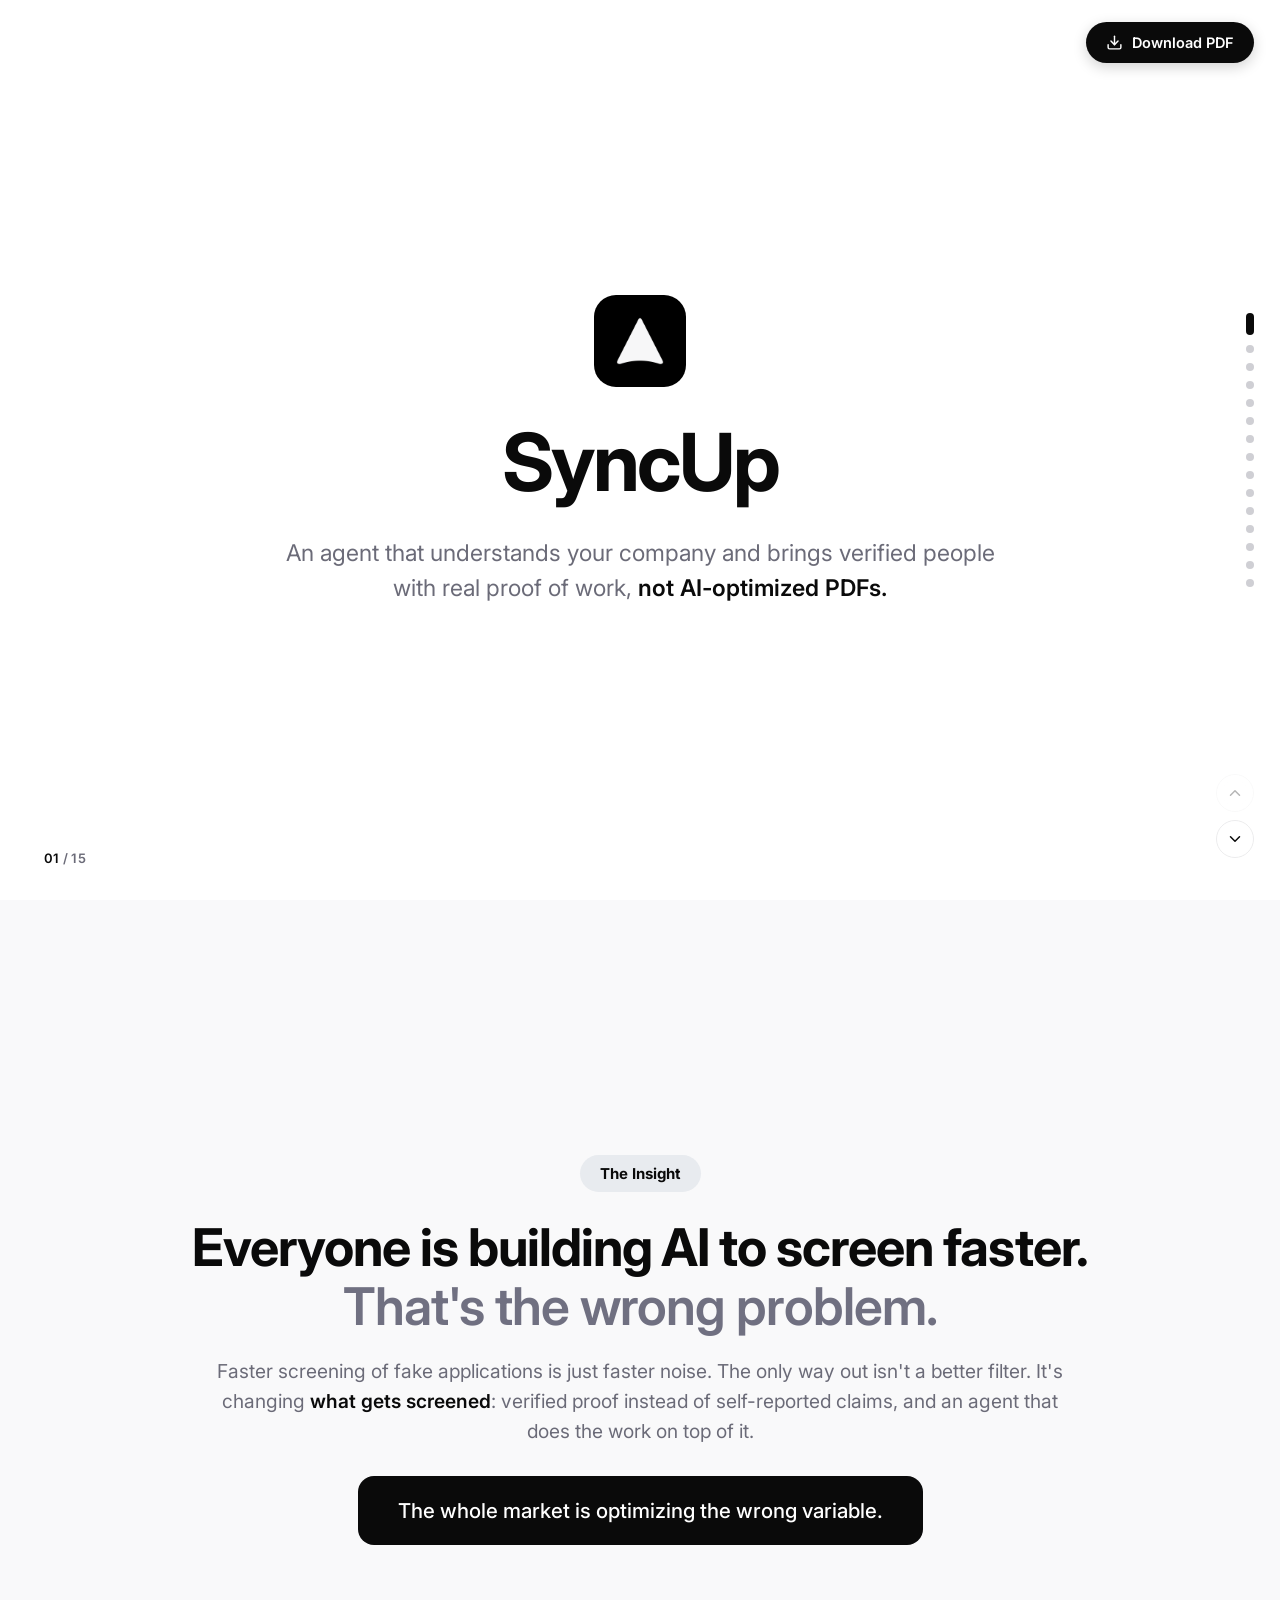
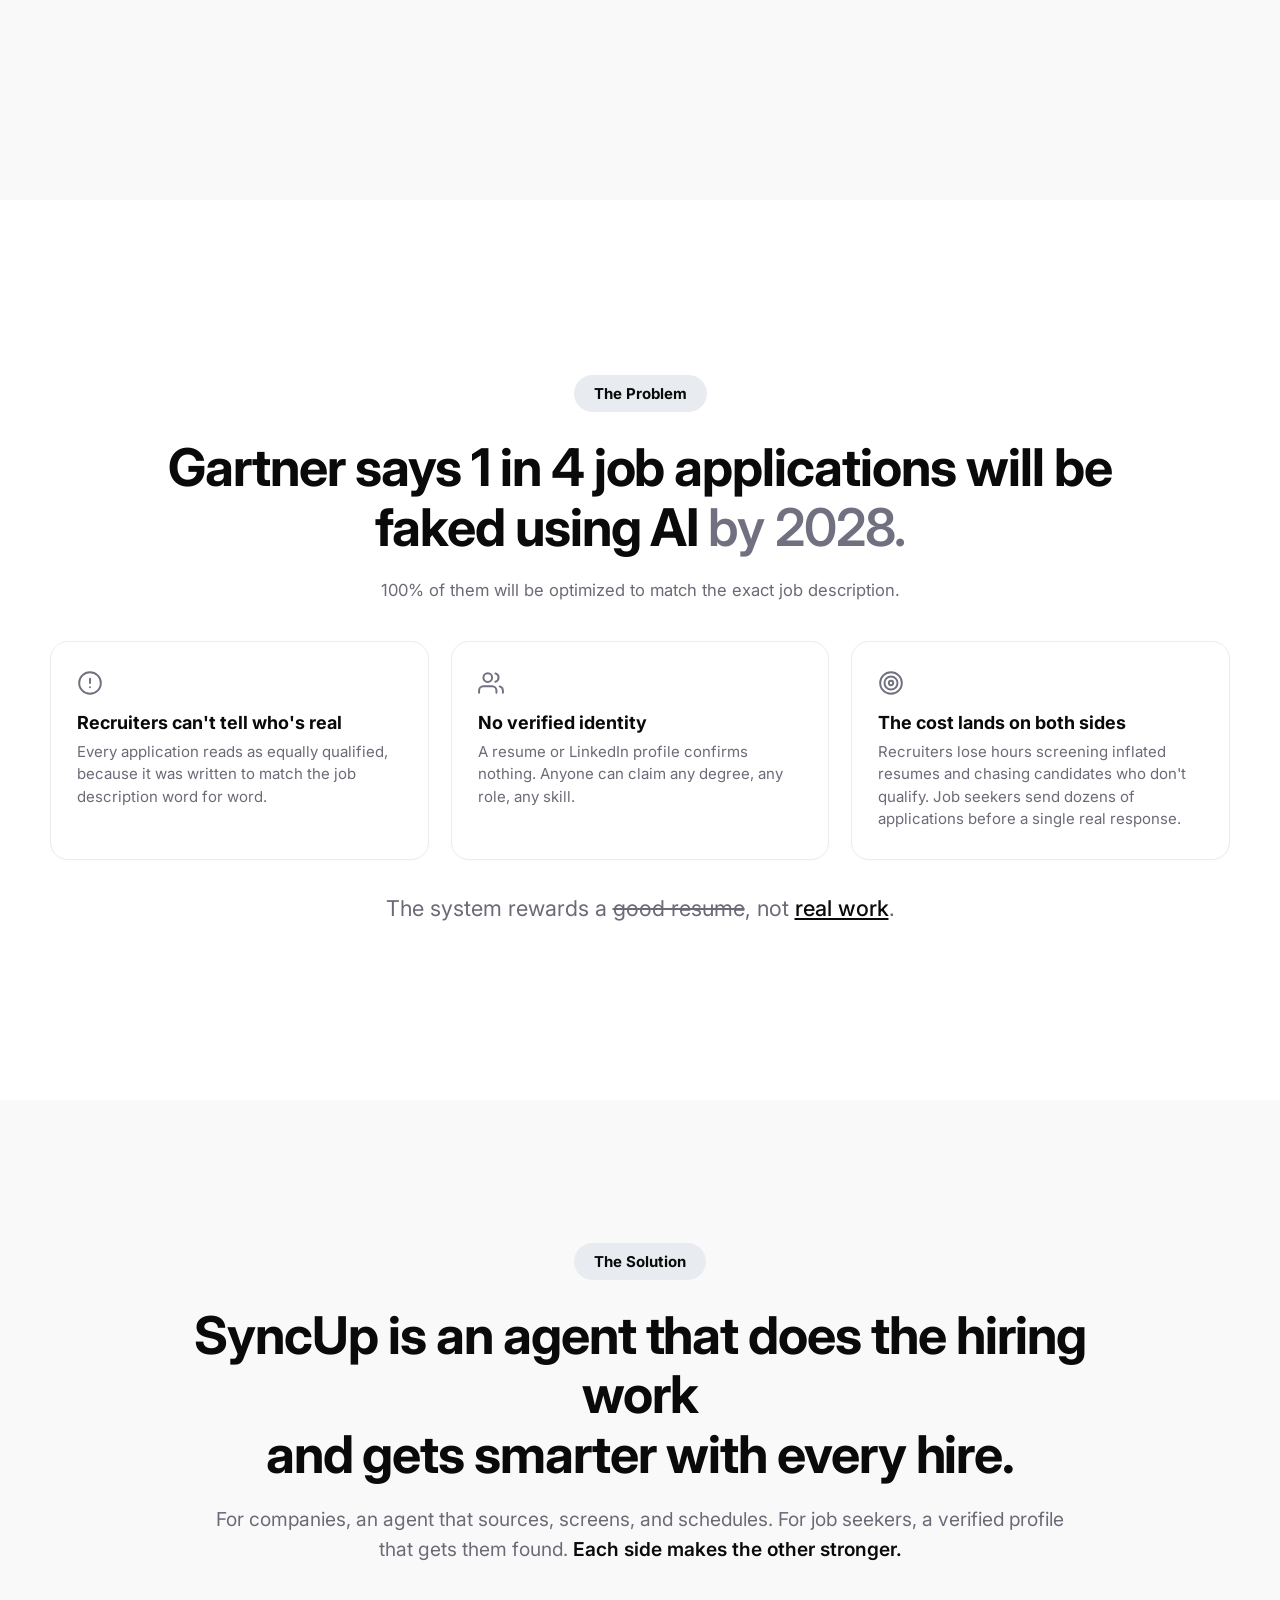
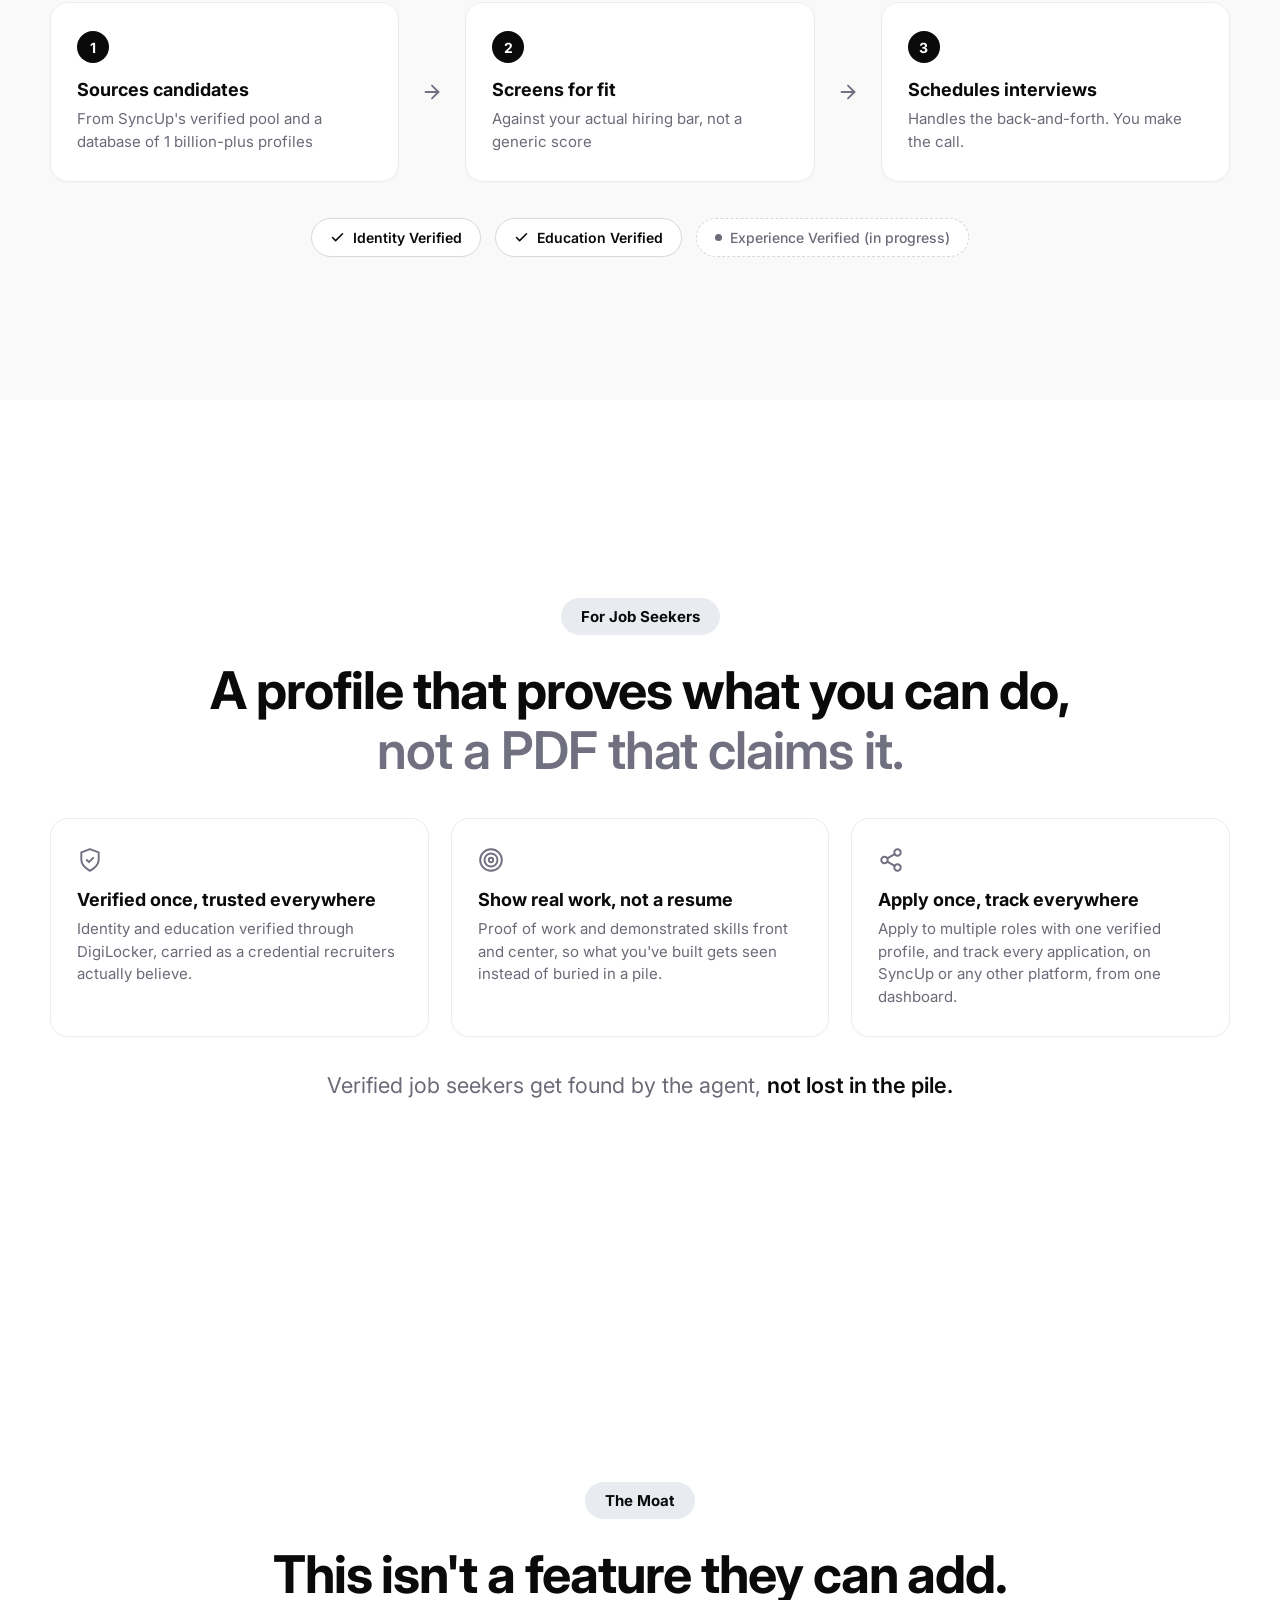
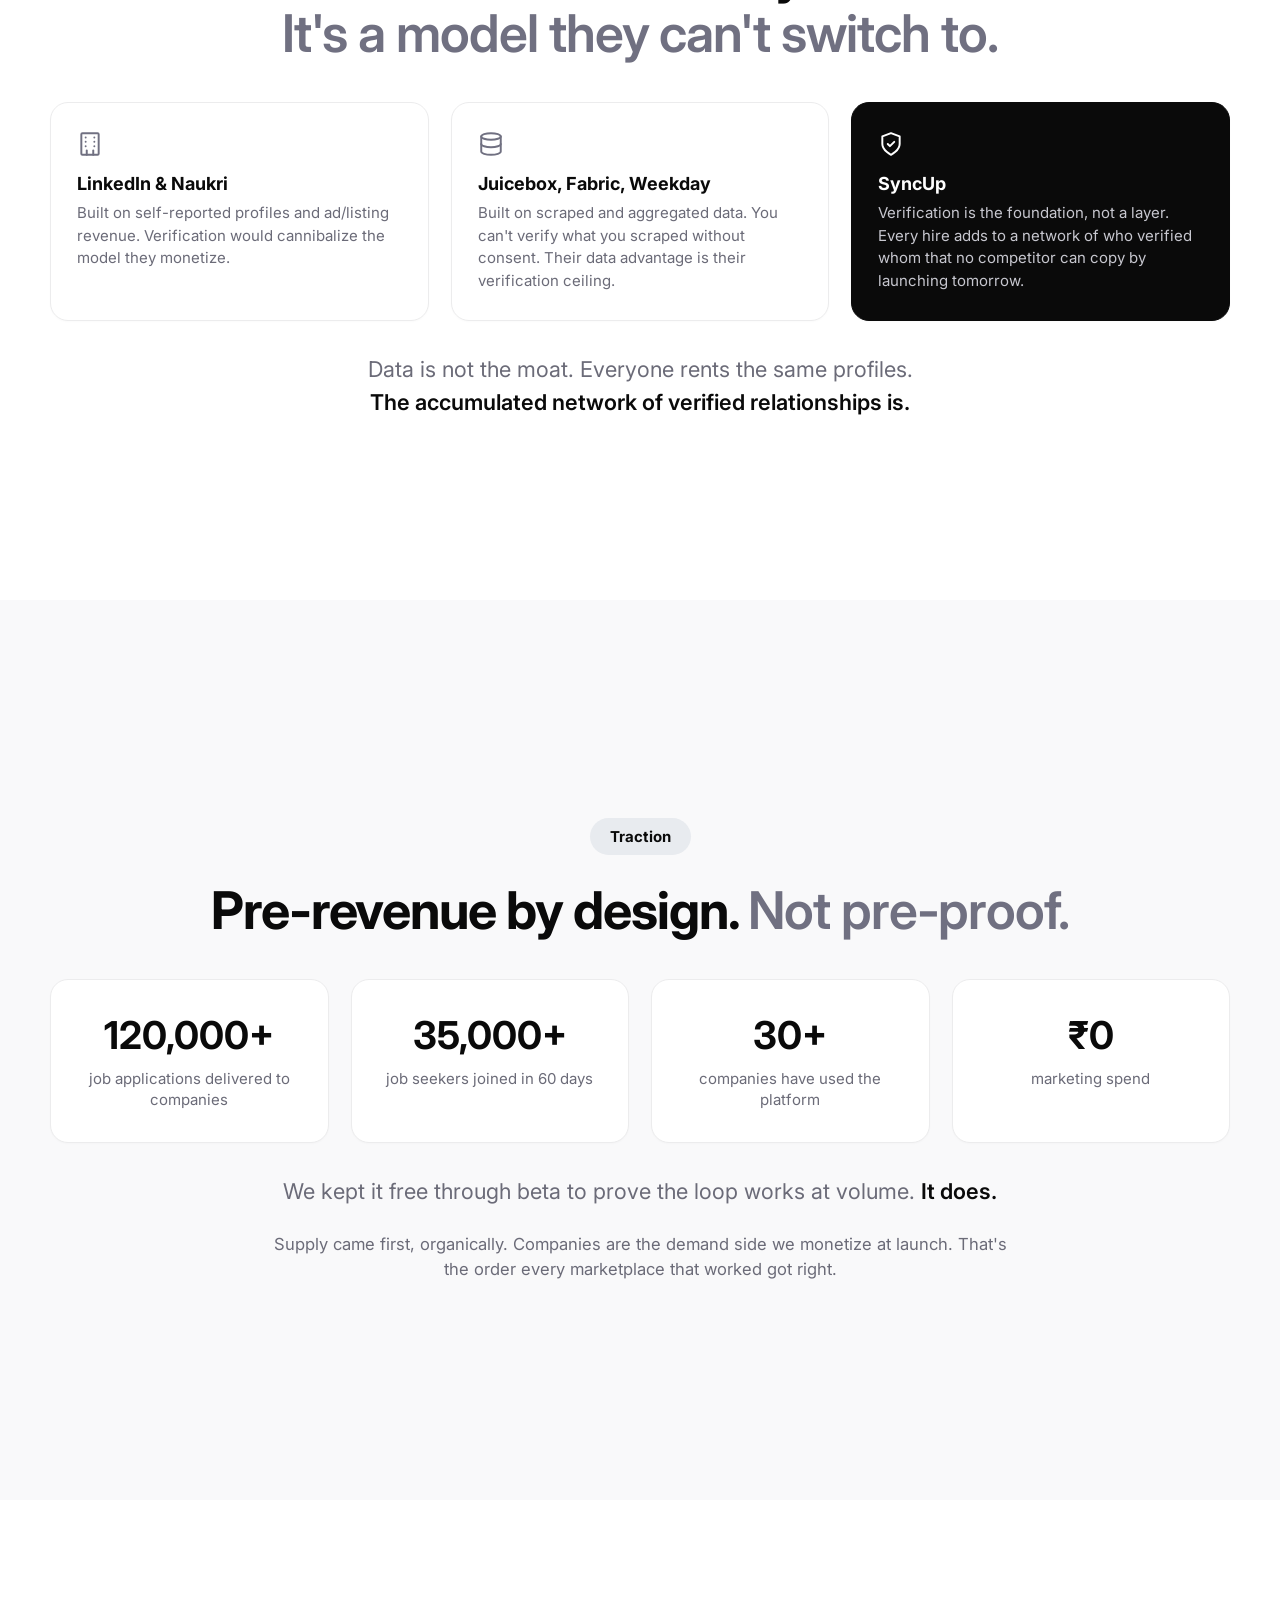
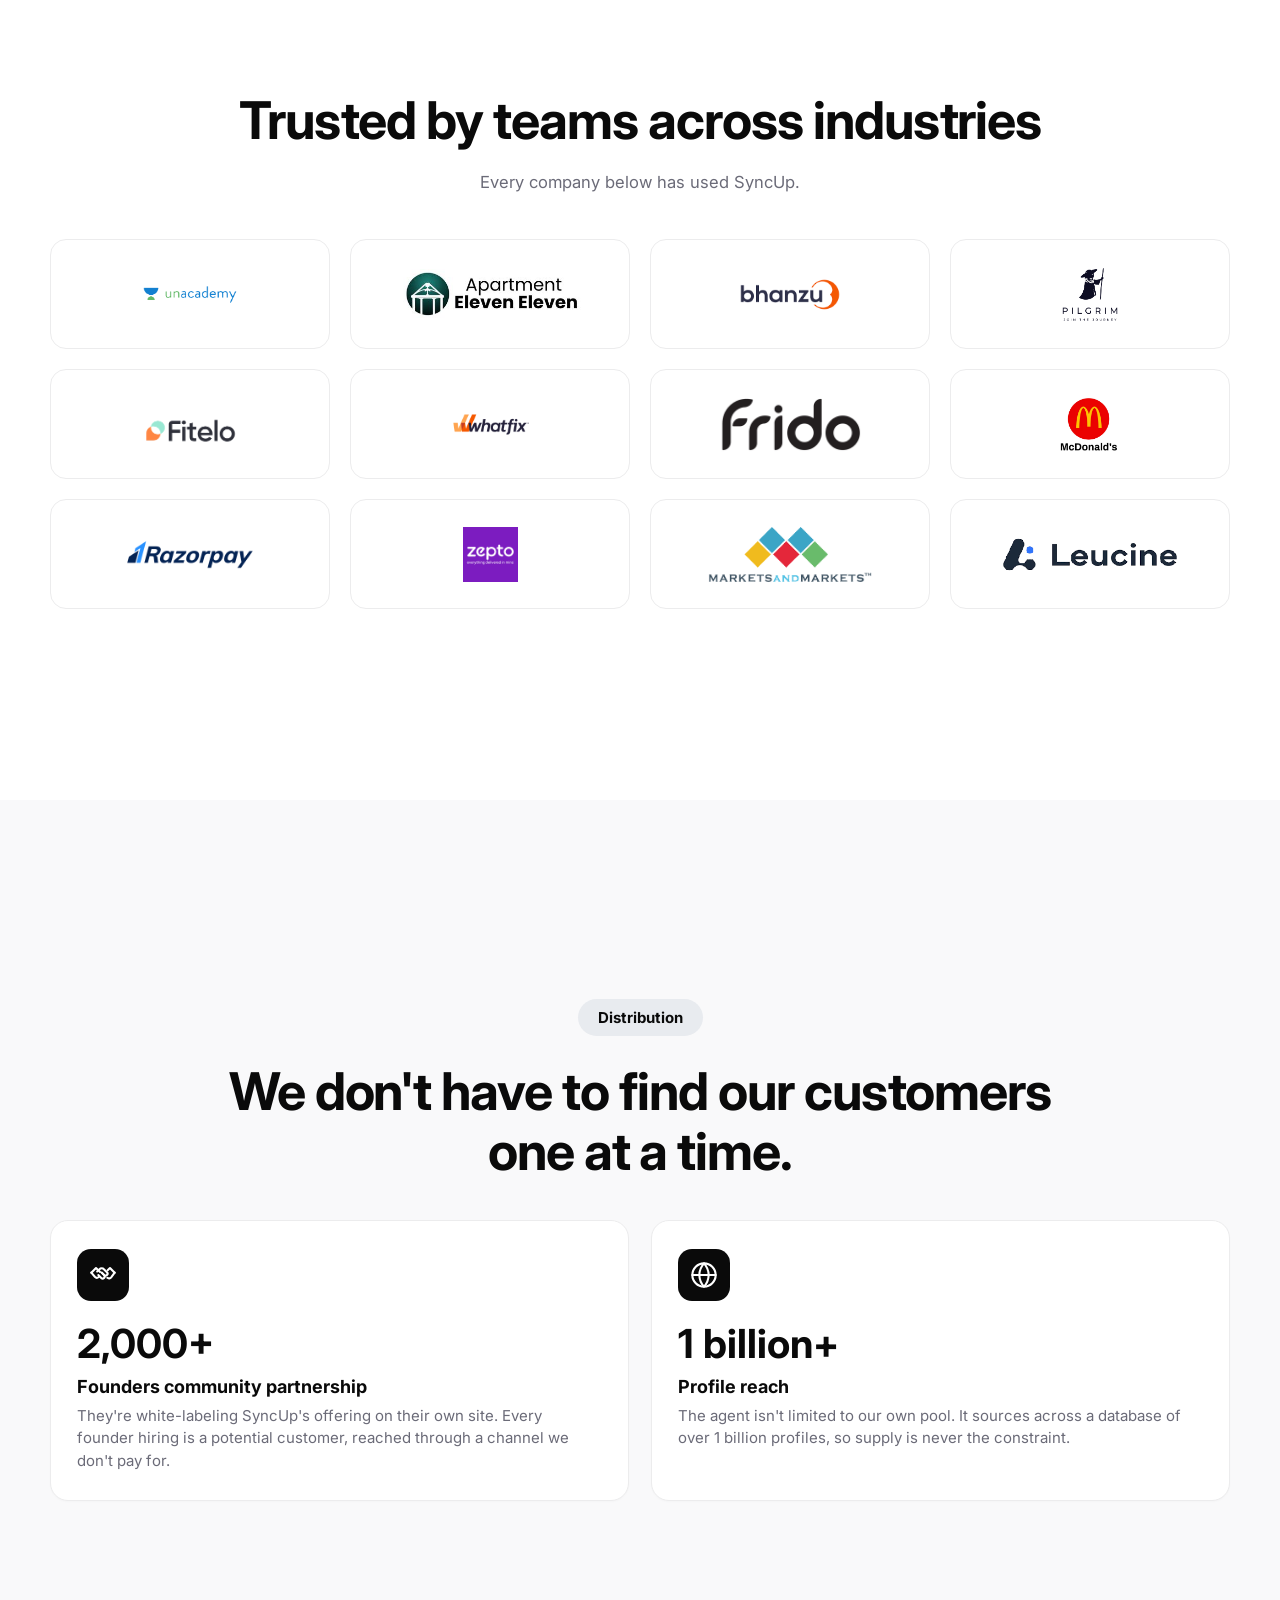
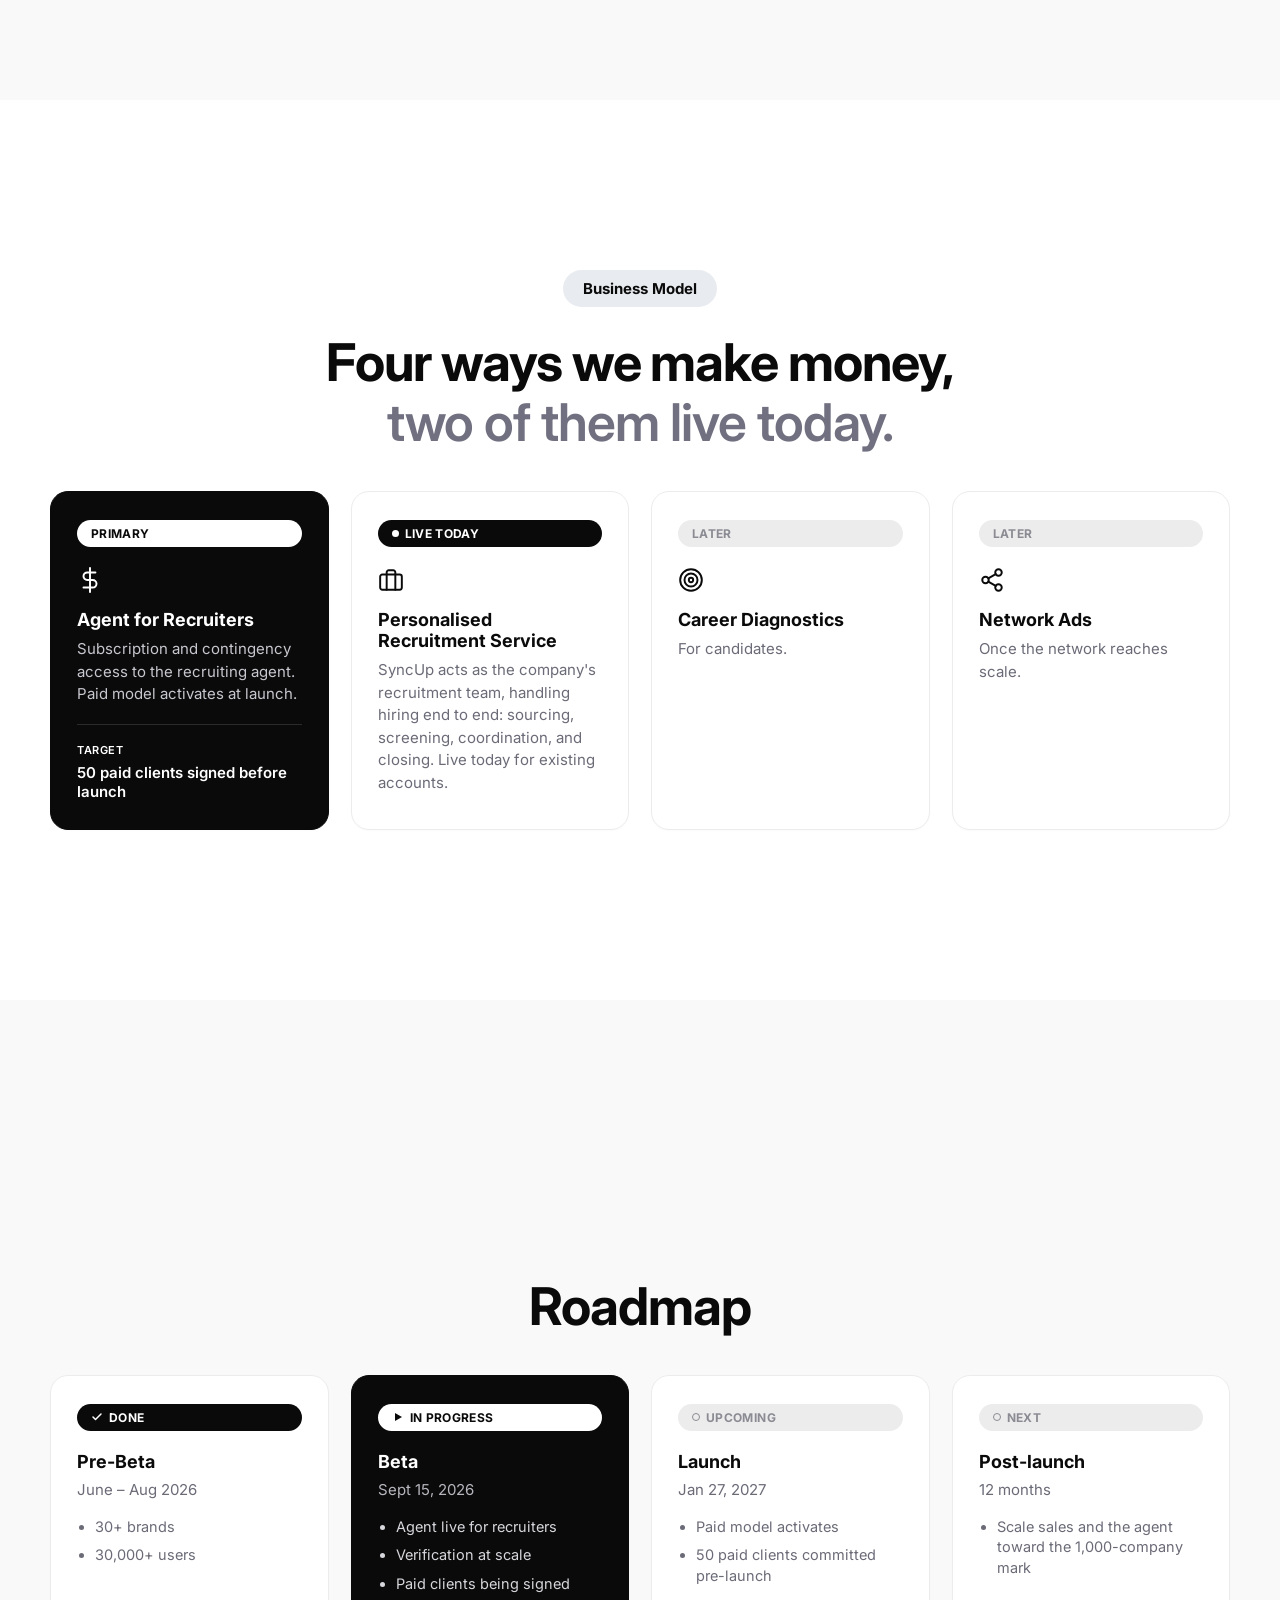
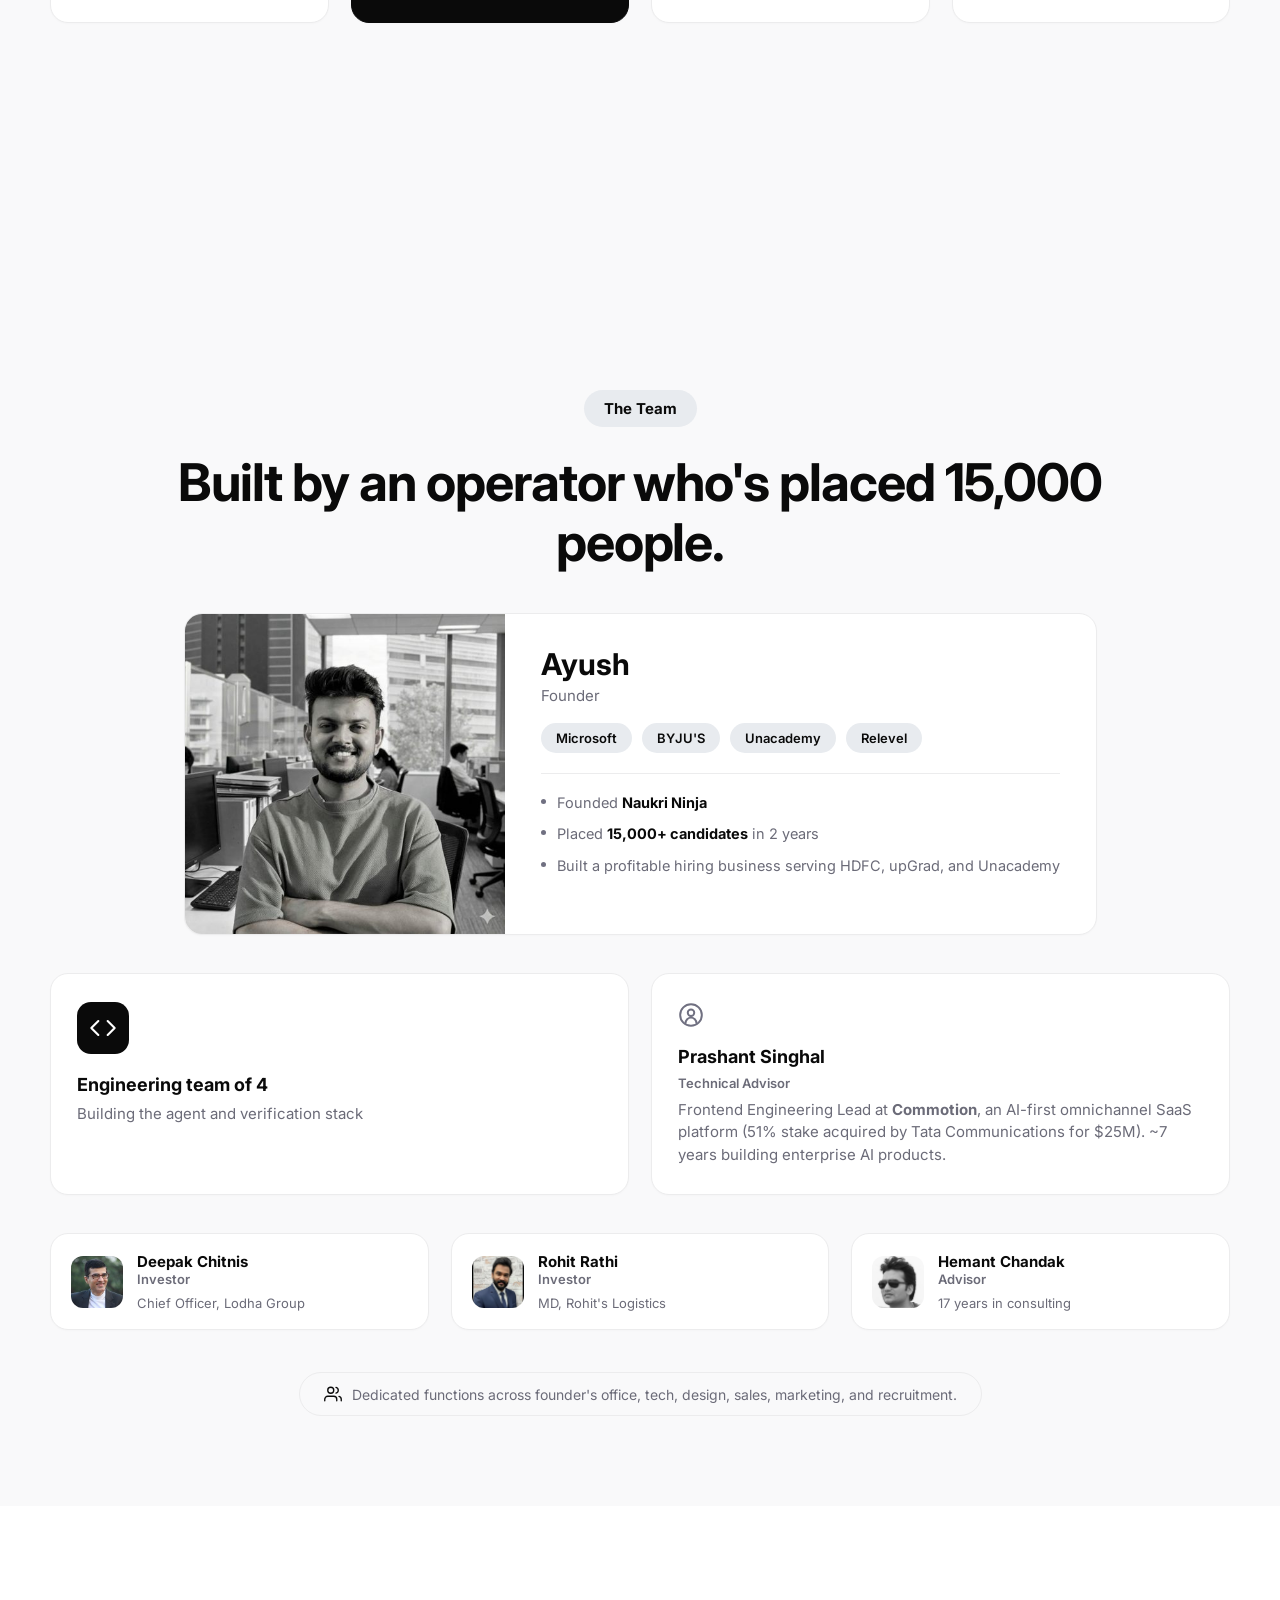
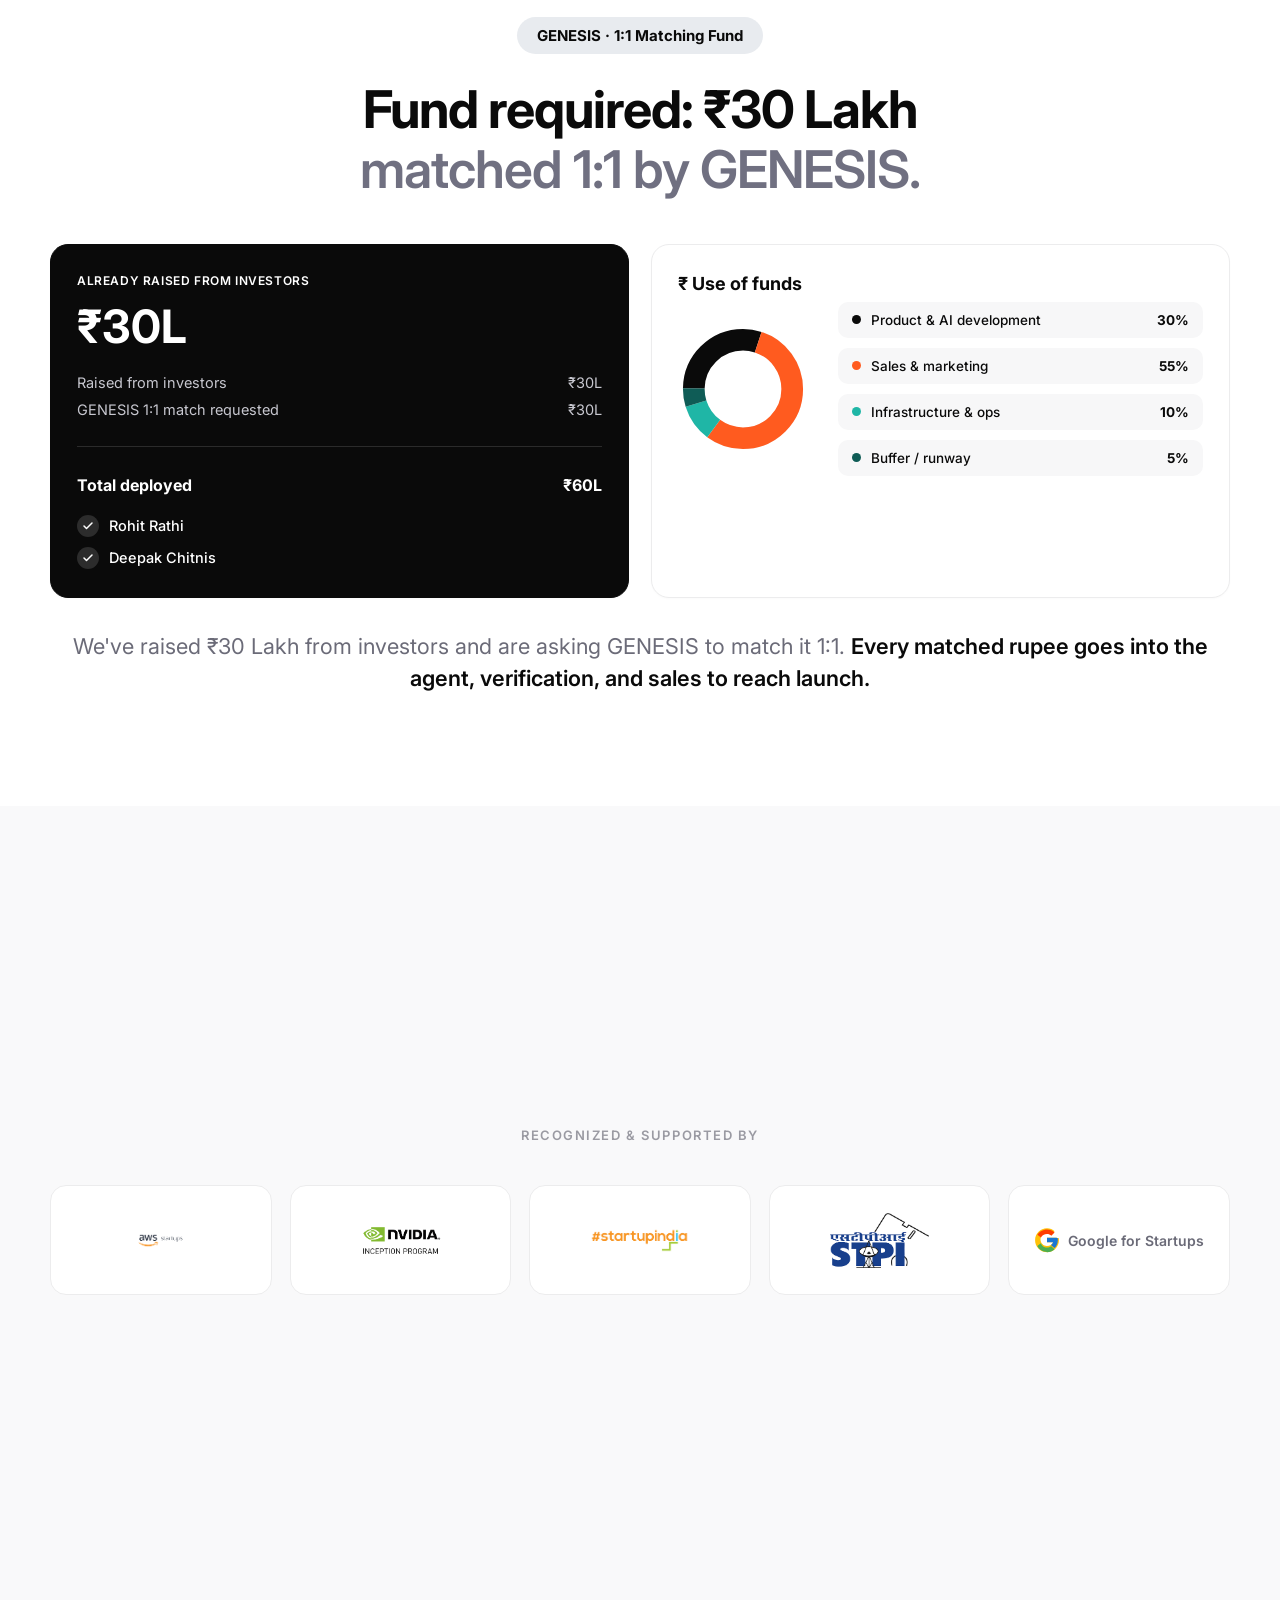
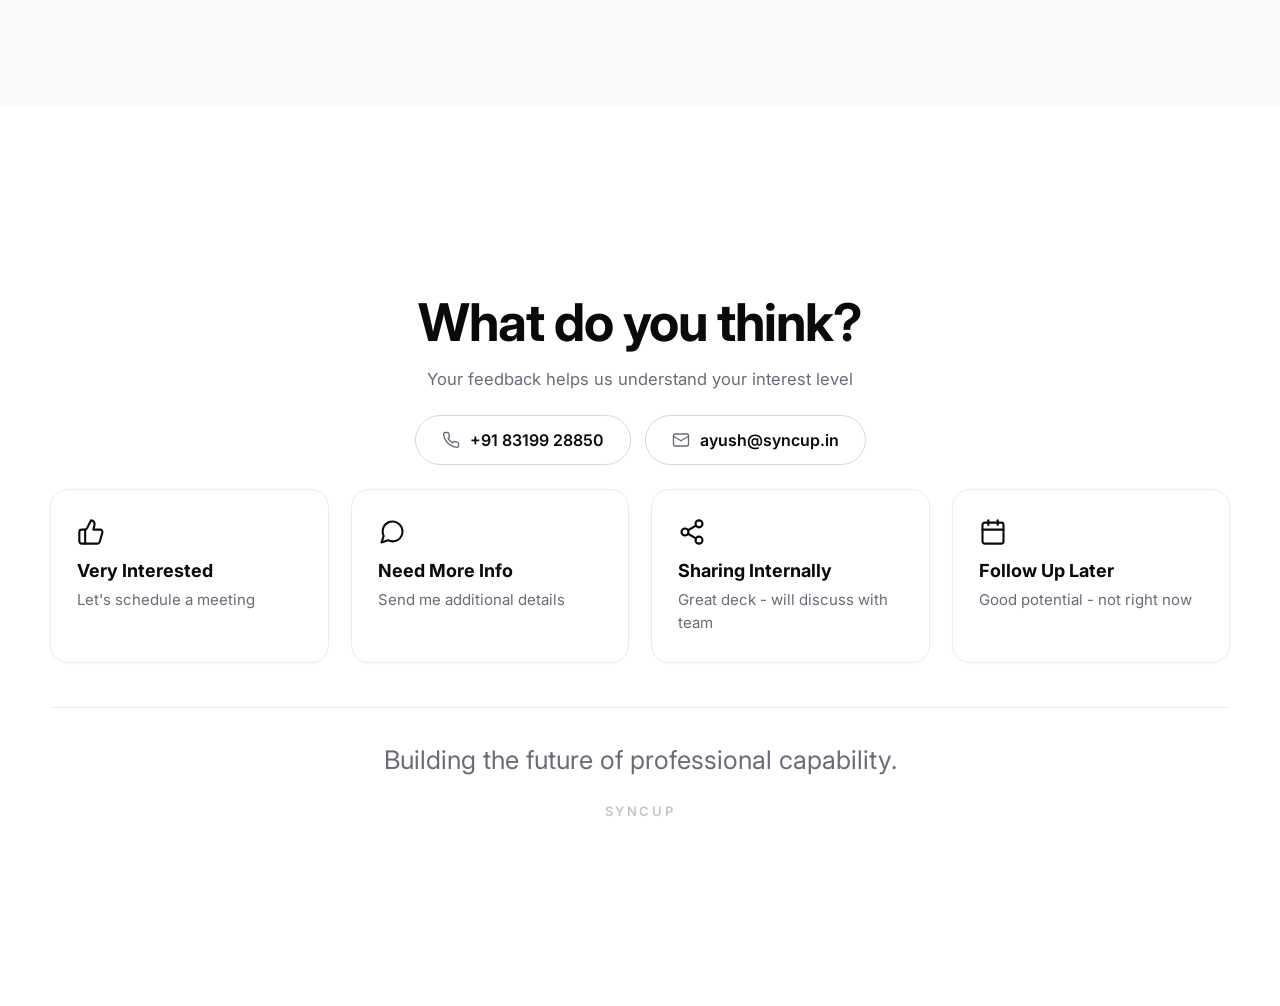
<file: index.html>
<!DOCTYPE html>
<html lang="en">
<head>
<meta charset="UTF-8">
<meta name="viewport" content="width=device-width, initial-scale=1.0">
<title>SyncUp — Pitch Deck</title>
<meta name="description" content="An agent that understands your company and brings verified people with real proof of work, not AI-optimized PDFs.">
<link rel="icon" href="public/assets/logo-mark.png">
<link rel="preconnect" href="https://fonts.googleapis.com">
<link rel="preconnect" href="https://fonts.gstatic.com" crossorigin>
<link href="https://fonts.googleapis.com/css2?family=Inter:wght@400;500;600;700;800&display=swap" rel="stylesheet">
<link rel="stylesheet" href="styles.css">
</head>
<body>

<!-- Download button -->
<a class="download-btn" href="public/SyncUp-Pitch-Deck-GENESIS.pdf" download>
  <svg viewBox="0 0 24 24" fill="none" stroke="currentColor" stroke-width="2" stroke-linecap="round" stroke-linejoin="round"><path d="M21 15v4a2 2 0 0 1-2 2H5a2 2 0 0 1-2-2v-4"/><polyline points="7 10 12 15 17 10"/><line x1="12" y1="15" x2="12" y2="3"/></svg>
  <span>Download PDF</span>
</a>

<!-- Slide counter -->
<div class="slide-counter"><span id="current-slide">01</span> / <span id="total-slides">15</span></div>

<!-- Nav dots -->
<nav class="dots" aria-label="Slide navigation">
  <button class="dot active" data-index="0" aria-label="Slide 1"></button>
  <button class="dot" data-index="1" aria-label="Slide 2"></button>
  <button class="dot" data-index="2" aria-label="Slide 3"></button>
  <button class="dot" data-index="3" aria-label="Slide 4"></button>
  <button class="dot" data-index="4" aria-label="Slide 5"></button>
  <button class="dot" data-index="5" aria-label="Slide 6"></button>
  <button class="dot" data-index="6" aria-label="Slide 7"></button>
  <button class="dot" data-index="7" aria-label="Slide 8"></button>
  <button class="dot" data-index="8" aria-label="Slide 9"></button>
  <button class="dot" data-index="9" aria-label="Slide 10"></button>
  <button class="dot" data-index="10" aria-label="Slide 11"></button>
  <button class="dot" data-index="11" aria-label="Slide 12"></button>
  <button class="dot" data-index="12" aria-label="Slide 13"></button>
  <button class="dot" data-index="13" aria-label="Slide 14"></button>
  <button class="dot" data-index="14" aria-label="Slide 15"></button>
</nav>

<!-- Prev / Next arrows -->
<button class="nav-arrow nav-up" aria-label="Previous slide">
  <svg viewBox="0 0 24 24" fill="none" stroke="currentColor" stroke-width="2" stroke-linecap="round" stroke-linejoin="round"><polyline points="18 15 12 9 6 15"/></svg>
</button>
<button class="nav-arrow nav-down" aria-label="Next slide">
  <svg viewBox="0 0 24 24" fill="none" stroke="currentColor" stroke-width="2" stroke-linecap="round" stroke-linejoin="round"><polyline points="6 9 12 15 18 9"/></svg>
</button>

<main class="deck">

  <!-- SLIDE 1: Cover -->
  <section class="slide slide-white" id="slide-1">
    <div class="slide-inner cover">
      <img class="logo-mark" src="public/assets/logo-mark.png" alt="SyncUp logo">
      <h1 class="brand-title">SyncUp</h1>
      <p class="cover-subtitle">An agent that understands your company and brings verified people
        with real proof of work, <span class="text-strong">not AI-optimized PDFs.</span></p>
    </div>
  </section>

  <!-- SLIDE 2: The Insight -->
  <section class="slide slide-gray" id="slide-2">
    <div class="slide-inner">
      <span class="pill">The Insight</span>
      <h1 class="h1">Everyone is building AI to screen faster.<br><span class="text-muted-accent">That's the wrong problem.</span></h1>
      <p class="lede">Faster screening of fake applications is just faster noise. The only way out isn't a better
        filter. It's changing <span class="text-strong">what gets screened</span>: verified proof instead of self-reported claims,
        and an agent that does the work on top of it.</p>
      <div class="banner-black">The whole market is optimizing the wrong variable.</div>
    </div>
  </section>

  <!-- SLIDE 3: The Problem -->
  <section class="slide slide-white" id="slide-3">
    <div class="slide-inner">
      <span class="pill">The Problem</span>
      <h1 class="h1">Gartner says 1 in 4 job applications will be faked using AI <span class="text-muted-accent">by 2028.</span></h1>
      <p class="lede-sm">100% of them will be optimized to match the exact job description.</p>
      <div class="grid-3">
        <div class="card">
          <span class="icon-wrap"><svg viewBox="0 0 24 24" fill="none" stroke="currentColor" stroke-width="1.8" stroke-linecap="round" stroke-linejoin="round"><circle cx="12" cy="12" r="10"/><line x1="12" y1="8" x2="12" y2="12"/><line x1="12" y1="16" x2="12.01" y2="16"/></svg></span>
          <h3>Recruiters can't tell who's real</h3>
          <p>Every application reads as equally qualified, because it was written to match the job description word for word.</p>
        </div>
        <div class="card">
          <span class="icon-wrap"><svg viewBox="0 0 24 24" fill="none" stroke="currentColor" stroke-width="1.8" stroke-linecap="round" stroke-linejoin="round"><path d="M17 21v-2a4 4 0 0 0-4-4H5a4 4 0 0 0-4 4v2"/><circle cx="9" cy="7" r="4"/><path d="M23 21v-2a4 4 0 0 0-3-3.87"/><path d="M16 3.13a4 4 0 0 1 0 7.75"/></svg></span>
          <h3>No verified identity</h3>
          <p>A resume or LinkedIn profile confirms nothing. Anyone can claim any degree, any role, any skill.</p>
        </div>
        <div class="card">
          <span class="icon-wrap"><svg viewBox="0 0 24 24" fill="none" stroke="currentColor" stroke-width="1.8" stroke-linecap="round" stroke-linejoin="round"><circle cx="12" cy="12" r="10"/><circle cx="12" cy="12" r="6"/><circle cx="12" cy="12" r="2"/></svg></span>
          <h3>The cost lands on both sides</h3>
          <p>Recruiters lose hours screening inflated resumes and chasing candidates who don't qualify. Job seekers send dozens of applications before a single real response.</p>
        </div>
      </div>
      <p class="footline">The system rewards a <span class="strike">good resume</span>, not <span class="underline">real work</span>.</p>
    </div>
  </section>

  <!-- SLIDE 4: The Solution -->
  <section class="slide slide-gray" id="slide-4">
    <div class="slide-inner">
      <span class="pill">The Solution</span>
      <h1 class="h1">SyncUp is an agent that does the hiring work<br>and gets smarter with every hire.</h1>
      <p class="lede">For companies, an agent that sources, screens, and schedules. For job seekers, a
        verified profile that gets them found. <span class="text-strong">Each side makes the other stronger.</span></p>
      <div class="grid-3 steps">
        <div class="card step-card">
          <span class="step-num">1</span>
          <h3>Sources candidates</h3>
          <p>From SyncUp's verified pool and a database of 1 billion-plus profiles</p>
        </div>
        <span class="step-arrow"><svg viewBox="0 0 24 24" fill="none" stroke="currentColor" stroke-width="2" stroke-linecap="round" stroke-linejoin="round"><line x1="5" y1="12" x2="19" y2="12"/><polyline points="12 5 19 12 12 19"/></svg></span>
        <div class="card step-card">
          <span class="step-num">2</span>
          <h3>Screens for fit</h3>
          <p>Against your actual hiring bar, not a generic score</p>
        </div>
        <span class="step-arrow"><svg viewBox="0 0 24 24" fill="none" stroke="currentColor" stroke-width="2" stroke-linecap="round" stroke-linejoin="round"><line x1="5" y1="12" x2="19" y2="12"/><polyline points="12 5 19 12 12 19"/></svg></span>
        <div class="card step-card">
          <span class="step-num">3</span>
          <h3>Schedules interviews</h3>
          <p>Handles the back-and-forth. You make the call.</p>
        </div>
      </div>
      <div class="badge-row">
        <span class="badge-outline"><svg viewBox="0 0 24 24" fill="none" stroke="currentColor" stroke-width="2.5" stroke-linecap="round" stroke-linejoin="round"><polyline points="20 6 9 17 4 12"/></svg> Identity Verified</span>
        <span class="badge-outline"><svg viewBox="0 0 24 24" fill="none" stroke="currentColor" stroke-width="2.5" stroke-linecap="round" stroke-linejoin="round"><polyline points="20 6 9 17 4 12"/></svg> Education Verified</span>
        <span class="badge-outline muted"><span class="dot-mark"></span> Experience Verified (in progress)</span>
      </div>
    </div>
  </section>

  <!-- SLIDE 5: For Job Seekers -->
  <section class="slide slide-white" id="slide-5">
    <div class="slide-inner">
      <span class="pill">For Job Seekers</span>
      <h1 class="h1">A profile that proves what you can do,<br><span class="text-muted-accent">not a PDF that claims it.</span></h1>
      <div class="grid-3">
        <div class="card">
          <span class="icon-wrap"><svg viewBox="0 0 24 24" fill="none" stroke="currentColor" stroke-width="1.8" stroke-linecap="round" stroke-linejoin="round"><path d="M12 22s8-4 8-10V5l-8-3-8 3v7c0 6 8 10 8 10z"/><path d="M9 12l2 2 4-4"/></svg></span>
          <h3>Verified once, trusted everywhere</h3>
          <p>Identity and education verified through DigiLocker, carried as a credential recruiters actually believe.</p>
        </div>
        <div class="card">
          <span class="icon-wrap"><svg viewBox="0 0 24 24" fill="none" stroke="currentColor" stroke-width="1.8" stroke-linecap="round" stroke-linejoin="round"><circle cx="12" cy="12" r="10"/><circle cx="12" cy="12" r="6"/><circle cx="12" cy="12" r="2"/></svg></span>
          <h3>Show real work, not a resume</h3>
          <p>Proof of work and demonstrated skills front and center, so what you've built gets seen instead of buried in a pile.</p>
        </div>
        <div class="card">
          <span class="icon-wrap"><svg viewBox="0 0 24 24" fill="none" stroke="currentColor" stroke-width="1.8" stroke-linecap="round" stroke-linejoin="round"><circle cx="18" cy="5" r="3"/><circle cx="6" cy="12" r="3"/><circle cx="18" cy="19" r="3"/><line x1="8.59" y1="13.51" x2="15.42" y2="17.49"/><line x1="15.41" y1="6.51" x2="8.59" y2="10.49"/></svg></span>
          <h3>Apply once, track everywhere</h3>
          <p>Apply to multiple roles with one verified profile, and track every application, on SyncUp or any other platform, from one dashboard.</p>
        </div>
      </div>
      <p class="footline">Verified job seekers get found by the agent, <span class="text-strong">not lost in the pile.</span></p>
    </div>
  </section>

  <!-- SLIDE 6: The Moat -->
  <section class="slide slide-white" id="slide-6">
    <div class="slide-inner">
      <span class="pill">The Moat</span>
      <h1 class="h1">This isn't a feature they can add.<br><span class="text-muted-accent">It's a model they can't switch to.</span></h1>
      <div class="grid-3">
        <div class="card">
          <span class="icon-wrap"><svg viewBox="0 0 24 24" fill="none" stroke="currentColor" stroke-width="1.8" stroke-linecap="round" stroke-linejoin="round"><rect x="4" y="2" width="16" height="20" rx="1"/><line x1="8" y1="6" x2="8" y2="6.01"/><line x1="16" y1="6" x2="16" y2="6.01"/><line x1="8" y1="10" x2="8" y2="10.01"/><line x1="16" y1="10" x2="16" y2="10.01"/><line x1="8" y1="14" x2="8" y2="14.01"/><line x1="16" y1="14" x2="16" y2="14.01"/><line x1="9" y1="22" x2="9" y2="18"/><line x1="15" y1="22" x2="15" y2="18"/></svg></span>
          <h3>LinkedIn &amp; Naukri</h3>
          <p>Built on self-reported profiles and ad/listing revenue. Verification would cannibalize the model they monetize.</p>
        </div>
        <div class="card">
          <span class="icon-wrap"><svg viewBox="0 0 24 24" fill="none" stroke="currentColor" stroke-width="1.8" stroke-linecap="round" stroke-linejoin="round"><ellipse cx="12" cy="5" rx="9" ry="3"/><path d="M21 12c0 1.66-4 3-9 3s-9-1.34-9-3"/><path d="M3 5v14c0 1.66 4 3 9 3s9-1.34 9-3V5"/></svg></span>
          <h3>Juicebox, Fabric, Weekday</h3>
          <p>Built on scraped and aggregated data. You can't verify what you scraped without consent. Their data advantage is their verification ceiling.</p>
        </div>
        <div class="card card-black">
          <span class="icon-wrap icon-wrap-white"><svg viewBox="0 0 24 24" fill="none" stroke="currentColor" stroke-width="1.8" stroke-linecap="round" stroke-linejoin="round"><path d="M12 22s8-4 8-10V5l-8-3-8 3v7c0 6 8 10 8 10z"/><path d="M9 12l2 2 4-4"/></svg></span>
          <h3>SyncUp</h3>
          <p>Verification is the foundation, not a layer. Every hire adds to a network of who verified whom that no competitor can copy by launching tomorrow.</p>
        </div>
      </div>
      <p class="footline">Data is not the moat. Everyone rents the same profiles.<br><span class="text-strong">The accumulated network of verified relationships is.</span></p>
    </div>
  </section>

  <!-- SLIDE 7: Traction -->
  <section class="slide slide-gray" id="slide-7">
    <div class="slide-inner">
      <span class="pill">Traction</span>
      <h1 class="h1">Pre-revenue by design. <span class="text-muted-accent">Not pre-proof.</span></h1>
      <div class="grid-4 stats">
        <div class="card stat-card"><div class="stat-num">120,000+</div><div class="stat-label">job applications delivered to companies</div></div>
        <div class="card stat-card"><div class="stat-num">35,000+</div><div class="stat-label">job seekers joined in 60 days</div></div>
        <div class="card stat-card"><div class="stat-num">30+</div><div class="stat-label">companies have used the platform</div></div>
        <div class="card stat-card"><div class="stat-num">₹0</div><div class="stat-label">marketing spend</div></div>
      </div>
      <p class="footline">We kept it free through beta to prove the loop works at volume. <span class="text-strong">It does.</span></p>
      <p class="lede-sm small-top">Supply came first, organically. Companies are the demand side we monetize at launch. That's the order every marketplace that worked got right.</p>
    </div>
  </section>

  <!-- SLIDE 8: Logos -->
  <section class="slide slide-white" id="slide-8">
    <div class="slide-inner">
      <h1 class="h1 center-only">Trusted by teams across industries</h1>
      <p class="lede-sm">Every company below has used SyncUp.</p>
      <div class="logo-grid">
        <div class="logo-card"><img src="public/assets/logo-unacademy.png" alt="Unacademy"></div>
        <div class="logo-card"><img src="public/assets/logo-eleven-eleven.png" alt="Apartment Eleven Eleven"></div>
        <div class="logo-card"><img src="public/assets/logo-bhanzu.png" alt="Bhanzu"></div>
        <div class="logo-card"><img src="public/assets/logo-pilgrim.png" alt="Pilgrim"></div>
        <div class="logo-card"><img src="public/assets/logo-fitelo.png" alt="Fitelo"></div>
        <div class="logo-card"><img src="public/assets/logo-whatfix.png" alt="Whatfix"></div>
        <div class="logo-card"><img src="public/assets/logo-frido.png" alt="Frido"></div>
        <div class="logo-card"><img src="public/assets/logo-mcdonalds.png" alt="McDonald's"></div>
        <div class="logo-card"><img src="public/assets/logo-razorpay.png" alt="Razorpay"></div>
        <div class="logo-card"><img src="public/assets/logo-zepto.png" alt="Zepto"></div>
        <div class="logo-card"><img src="public/assets/logo-marketsandmarkets.png" alt="MarketsandMarkets"></div>
        <div class="logo-card"><img src="public/assets/logo-leucine.png" alt="Leucine"></div>
      </div>
    </div>
  </section>

  <!-- SLIDE 9: Distribution -->
  <section class="slide slide-gray" id="slide-9">
    <div class="slide-inner">
      <span class="pill">Distribution</span>
      <h1 class="h1">We don't have to find our customers<br>one at a time.</h1>
      <div class="grid-2">
        <div class="card">
          <span class="icon-wrap icon-wrap-black"><svg viewBox="0 0 24 24" fill="none" stroke="currentColor" stroke-width="1.8" stroke-linecap="round" stroke-linejoin="round"><path d="M8 12l2.5 2.5a1.7 1.7 0 0 0 2.4 0 1.7 1.7 0 0 0 0-2.4L11 10"/><path d="M11 10l2 2a1.7 1.7 0 0 0 2.4 0 1.7 1.7 0 0 0 0-2.4L13 7.2a3 3 0 0 0-4.2 0L7 9"/><path d="M2 10l4-4 3.5 3.5"/><path d="M22 10l-4-4-2 2"/><path d="M2 10l3 3.5c.9 1 2.4 1 3.4.2"/><path d="M22 10l-3 4c-.8 1-2.3 1.2-3.3.4"/></svg></span>
          <div class="big-num">2,000+</div>
          <h3>Founders community partnership</h3>
          <p>They're white-labeling SyncUp's offering on their own site. Every founder hiring is a potential customer, reached through a channel we don't pay for.</p>
        </div>
        <div class="card">
          <span class="icon-wrap icon-wrap-black"><svg viewBox="0 0 24 24" fill="none" stroke="currentColor" stroke-width="1.8" stroke-linecap="round" stroke-linejoin="round"><circle cx="12" cy="12" r="10"/><line x1="2" y1="12" x2="22" y2="12"/><path d="M12 2a15.3 15.3 0 0 1 4 10 15.3 15.3 0 0 1-4 10 15.3 15.3 0 0 1-4-10 15.3 15.3 0 0 1 4-10z"/></svg></span>
          <div class="big-num">1 billion+</div>
          <h3>Profile reach</h3>
          <p>The agent isn't limited to our own pool. It sources across a database of over 1 billion profiles, so supply is never the constraint.</p>
        </div>
      </div>
    </div>
  </section>

  <!-- SLIDE 10: Business Model -->
  <section class="slide slide-white" id="slide-10">
    <div class="slide-inner">
      <span class="pill">Business Model</span>
      <h1 class="h1">Four ways we make money,<br><span class="text-muted-accent">two of them live today.</span></h1>
      <div class="grid-4 bm-grid">
        <div class="card card-black bm-card">
          <span class="tag-badge tag-badge-white">PRIMARY</span>
          <span class="bm-icon"><svg viewBox="0 0 24 24" fill="none" stroke="currentColor" stroke-width="1.8" stroke-linecap="round" stroke-linejoin="round"><line x1="12" y1="1" x2="12" y2="23"/><path d="M17 5H9.5a3.5 3.5 0 0 0 0 7h5a3.5 3.5 0 0 1 0 7H6"/></svg></span>
          <h3>Agent for Recruiters</h3>
          <p>Subscription and contingency access to the recruiting agent. Paid model activates at launch.</p>
          <hr class="bm-divider">
          <div class="bm-target-label">TARGET</div>
          <div class="bm-target">50 paid clients signed before launch</div>
        </div>
        <div class="card bm-card">
          <span class="tag-badge tag-badge-black"><span class="dot-mark white"></span>LIVE TODAY</span>
          <span class="bm-icon"><svg viewBox="0 0 24 24" fill="none" stroke="currentColor" stroke-width="1.8" stroke-linecap="round" stroke-linejoin="round"><rect x="2" y="7" width="20" height="14" rx="2"/><path d="M16 21V5a2 2 0 0 0-2-2h-4a2 2 0 0 0-2 2v16"/></svg></span>
          <h3>Personalised Recruitment Service</h3>
          <p>SyncUp acts as the company's recruitment team, handling hiring end to end: sourcing, screening, coordination, and closing. Live today for existing accounts.</p>
        </div>
        <div class="card bm-card">
          <span class="tag-badge tag-badge-gray">LATER</span>
          <span class="bm-icon"><svg viewBox="0 0 24 24" fill="none" stroke="currentColor" stroke-width="1.8" stroke-linecap="round" stroke-linejoin="round"><circle cx="12" cy="12" r="10"/><circle cx="12" cy="12" r="6"/><circle cx="12" cy="12" r="2"/></svg></span>
          <h3>Career Diagnostics</h3>
          <p>For candidates.</p>
        </div>
        <div class="card bm-card">
          <span class="tag-badge tag-badge-gray">LATER</span>
          <span class="bm-icon"><svg viewBox="0 0 24 24" fill="none" stroke="currentColor" stroke-width="1.8" stroke-linecap="round" stroke-linejoin="round"><circle cx="18" cy="5" r="3"/><circle cx="6" cy="12" r="3"/><circle cx="18" cy="19" r="3"/><line x1="8.59" y1="13.51" x2="15.42" y2="17.49"/><line x1="15.41" y1="6.51" x2="8.59" y2="10.49"/></svg></span>
          <h3>Network Ads</h3>
          <p>Once the network reaches scale.</p>
        </div>
      </div>
    </div>
  </section>

  <!-- SLIDE 11: Roadmap -->
  <section class="slide slide-gray" id="slide-11">
    <div class="slide-inner">
      <h1 class="h1 center-only">Roadmap</h1>
      <div class="grid-4 roadmap-grid">
        <div class="card rm-card">
          <span class="tag-badge tag-badge-black"><svg viewBox="0 0 24 24" fill="none" stroke="currentColor" stroke-width="3" stroke-linecap="round" stroke-linejoin="round"><polyline points="20 6 9 17 4 12"/></svg>DONE</span>
          <h3 class="rm-title">Pre-Beta</h3>
          <div class="rm-date">June – Aug 2026</div>
          <ul class="rm-list">
            <li>30+ brands</li>
            <li>30,000+ users</li>
          </ul>
        </div>
        <div class="card rm-card card-black">
          <span class="tag-badge tag-badge-white"><svg viewBox="0 0 24 24" fill="currentColor" stroke="none"><polygon points="6 4 20 12 6 20"/></svg>IN PROGRESS</span>
          <h3 class="rm-title">Beta</h3>
          <div class="rm-date">Sept 15, 2026</div>
          <ul class="rm-list">
            <li>Agent live for recruiters</li>
            <li>Verification at scale</li>
            <li>Paid clients being signed</li>
          </ul>
        </div>
        <div class="card rm-card">
          <span class="tag-badge tag-badge-gray"><span class="ring-mark"></span>UPCOMING</span>
          <h3 class="rm-title">Launch</h3>
          <div class="rm-date">Jan 27, 2027</div>
          <ul class="rm-list">
            <li>Paid model activates</li>
            <li>50 paid clients committed pre-launch</li>
          </ul>
        </div>
        <div class="card rm-card">
          <span class="tag-badge tag-badge-gray"><span class="ring-mark"></span>NEXT</span>
          <h3 class="rm-title">Post-launch</h3>
          <div class="rm-date">12 months</div>
          <ul class="rm-list">
            <li>Scale sales and the agent toward the 1,000-company mark</li>
          </ul>
        </div>
      </div>
    </div>
  </section>

  <!-- SLIDE 12: Team -->
  <section class="slide slide-gray" id="slide-12">
    <div class="slide-inner">
      <span class="pill">The Team</span>
      <h1 class="h1">Built by an operator who's placed 15,000 people.</h1>
      <div class="team-hero card">
        <div class="team-hero-photo">
          <img src="public/assets/photo-ayush.jpg" alt="Ayush, Founder">
        </div>
        <div class="team-hero-info">
          <h2>Ayush</h2>
          <div class="team-role">Founder</div>
          <div class="tag-pills">
            <span>Microsoft</span><span>BYJU'S</span><span>Unacademy</span><span>Relevel</span>
          </div>
          <hr class="bm-divider">
          <ul class="dot-list">
            <li>Founded <b>Naukri Ninja</b></li>
            <li>Placed <b>15,000+ candidates</b> in 2 years</li>
            <li>Built a profitable hiring business serving HDFC, upGrad, and Unacademy</li>
          </ul>
        </div>
      </div>
      <div class="grid-2 team-row2">
        <div class="card team-simple">
          <span class="icon-wrap icon-wrap-black"><svg viewBox="0 0 24 24" fill="none" stroke="currentColor" stroke-width="1.8" stroke-linecap="round" stroke-linejoin="round"><polyline points="16 18 22 12 16 6"/><polyline points="8 6 2 12 8 18"/></svg></span>
          <h3>Engineering team of 4</h3>
          <p>Building the agent and verification stack</p>
        </div>
        <div class="card team-simple">
          <span class="icon-wrap"><svg viewBox="0 0 24 24" fill="none" stroke="currentColor" stroke-width="1.8" stroke-linecap="round" stroke-linejoin="round"><circle cx="12" cy="12" r="10"/><circle cx="12" cy="10" r="3"/><path d="M7 19.4a5 5 0 0 1 10 0"/></svg></span>
          <h3>Prashant Singhal</h3>
          <div class="team-role-sm">Technical Advisor</div>
          <p>Frontend Engineering Lead at <b>Commotion</b>, an AI-first omnichannel SaaS platform (51% stake acquired by Tata Communications for $25M). ~7 years building enterprise AI products.</p>
        </div>
      </div>
      <div class="grid-3 team-row3">
        <div class="card team-mini">
          <img src="public/assets/photo-deepak.jpg" alt="Deepak Chitnis">
          <div>
            <h4>Deepak Chitnis</h4>
            <div class="team-role-sm">Investor</div>
            <div class="team-sub">Chief Officer, Lodha Group</div>
          </div>
        </div>
        <div class="card team-mini">
          <img src="public/assets/photo-rohit.jpg" alt="Rohit Rathi">
          <div>
            <h4>Rohit Rathi</h4>
            <div class="team-role-sm">Investor</div>
            <div class="team-sub">MD, Rohit's Logistics</div>
          </div>
        </div>
        <div class="card team-mini">
          <img src="public/assets/photo-hemant.jpg" alt="Hemant Chandak">
          <div>
            <h4>Hemant Chandak</h4>
            <div class="team-role-sm">Advisor</div>
            <div class="team-sub">17 years in consulting</div>
          </div>
        </div>
      </div>
      <div class="footer-pill"><svg viewBox="0 0 24 24" fill="none" stroke="currentColor" stroke-width="1.8" stroke-linecap="round" stroke-linejoin="round"><path d="M17 21v-2a4 4 0 0 0-4-4H5a4 4 0 0 0-4 4v2"/><circle cx="9" cy="7" r="4"/><path d="M23 21v-2a4 4 0 0 0-3-3.87"/><path d="M16 3.13a4 4 0 0 1 0 7.75"/></svg> Dedicated functions across founder's office, tech, design, sales, marketing, and recruitment.</div>
    </div>
  </section>

  <!-- SLIDE 13: Fund -->
  <section class="slide slide-white" id="slide-13">
    <div class="slide-inner">
      <span class="pill">GENESIS · 1:1 Matching Fund</span>
      <h1 class="h1">Fund required: ₹30 Lakh<br><span class="text-muted-accent">matched 1:1 by GENESIS.</span></h1>
      <div class="grid-2 fund-grid">
        <div class="card card-black fund-card">
          <div class="fund-label">ALREADY RAISED FROM INVESTORS</div>
          <div class="fund-big">₹30L</div>
          <div class="fund-rows">
            <div class="fund-row"><span>Raised from investors</span><span>₹30L</span></div>
            <div class="fund-row"><span>GENESIS 1:1 match requested</span><span>₹30L</span></div>
            <hr class="bm-divider">
            <div class="fund-row fund-total"><span>Total deployed</span><span>₹60L</span></div>
          </div>
          <ul class="check-list">
            <li><span class="check-circle"><svg viewBox="0 0 24 24" fill="none" stroke="currentColor" stroke-width="3" stroke-linecap="round" stroke-linejoin="round"><polyline points="20 6 9 17 4 12"/></svg></span>Rohit Rathi</li>
            <li><span class="check-circle"><svg viewBox="0 0 24 24" fill="none" stroke="currentColor" stroke-width="3" stroke-linecap="round" stroke-linejoin="round"><polyline points="20 6 9 17 4 12"/></svg></span>Deepak Chitnis</li>
          </ul>
        </div>
        <div class="card fund-card-right">
          <h3 class="use-title">₹ Use of funds</h3>
          <div class="donut-row">
            <svg class="donut" viewBox="0 0 42 42">
              <circle class="donut-ring" cx="21" cy="21" r="15.9" fill="transparent" stroke="#f1f1f1" stroke-width="7"></circle>
              <circle cx="21" cy="21" r="15.9" fill="transparent" stroke="#0a0a0a" stroke-width="7"
                stroke-dasharray="30 70" stroke-dashoffset="25" transform="rotate(-90 21 21)"></circle>
              <circle cx="21" cy="21" r="15.9" fill="transparent" stroke="#ff5b1f" stroke-width="7"
                stroke-dasharray="55 45" stroke-dashoffset="-5" transform="rotate(-90 21 21)"></circle>
              <circle cx="21" cy="21" r="15.9" fill="transparent" stroke="#1fb6a6" stroke-width="7"
                stroke-dasharray="10 90" stroke-dashoffset="-60" transform="rotate(-90 21 21)"></circle>
              <circle cx="21" cy="21" r="15.9" fill="transparent" stroke="#0f5c56" stroke-width="7"
                stroke-dasharray="5 95" stroke-dashoffset="-70" transform="rotate(-90 21 21)"></circle>
            </svg>
            <div class="legend">
              <div class="legend-row"><span class="legend-dot" style="background:#0a0a0a"></span>Product &amp; AI development<span class="legend-pct">30%</span></div>
              <div class="legend-row"><span class="legend-dot" style="background:#ff5b1f"></span>Sales &amp; marketing<span class="legend-pct">55%</span></div>
              <div class="legend-row"><span class="legend-dot" style="background:#1fb6a6"></span>Infrastructure &amp; ops<span class="legend-pct">10%</span></div>
              <div class="legend-row"><span class="legend-dot" style="background:#0f5c56"></span>Buffer / runway<span class="legend-pct">5%</span></div>
            </div>
          </div>
        </div>
      </div>
      <p class="footline">We've raised ₹30 Lakh from investors and are asking GENESIS to match it 1:1. <span class="text-strong">Every matched rupee goes into the agent, verification, and sales to reach launch.</span></p>
    </div>
  </section>

  <!-- SLIDE 14: Recognized by -->
  <section class="slide slide-gray" id="slide-14">
    <div class="slide-inner supporters">
      <div class="supporters-label">RECOGNIZED &amp; SUPPORTED BY</div>
      <div class="supporters-grid">
        <div class="logo-card"><img src="public/assets/logo-aws.png" alt="AWS Startups"></div>
        <div class="logo-card"><img src="public/assets/logo-nvidia.png" alt="NVIDIA Inception Program"></div>
        <div class="logo-card"><img src="public/assets/logo-startupindia.png" alt="Startup India"></div>
        <div class="logo-card"><img src="public/assets/logo-stpi.png" alt="STPI"></div>
        <div class="logo-card google-card">
          <svg width="26" height="26" viewBox="0 0 48 48"><path fill="#FFC107" d="M43.6 20.5H42V20H24v8h11.3C33.7 32.4 29.3 35 24 35c-6.6 0-12-5.4-12-12s5.4-12 12-12c3.1 0 5.8 1.1 8 3l6-6C34.5 4.5 29.6 2.5 24 2.5 11.8 2.5 2 12.3 2 24.5s9.8 22 22 22 22-9.8 22-22c0-1.4-.1-2.7-.4-4z"/><path fill="#FF3D00" d="M6.3 14.5l6.6 4.8C14.7 15.9 19 13 24 13c3.1 0 5.8 1.1 8 3l6-6C34.5 6.5 29.6 4.5 24 4.5c-7.7 0-14.4 4.4-17.7 10z"/><path fill="#4CAF50" d="M24 46.5c5.4 0 10.4-2.1 14.1-5.4l-6.5-5.5C29.5 37.3 26.9 38 24 38c-5.3 0-9.7-3.4-11.3-8.1l-6.6 5.1c3.3 6.5 10 11 17.9 11z"/><path fill="#1976D2" d="M43.6 20.5H42V20H24v8h11.3c-.8 2.2-2.2 4-4 5.4l6.5 5.5C39.8 37.4 44 32 44 24.5c0-1.4-.1-2.7-.4-4z"/></svg>
          <span>Google for Startups</span>
        </div>
      </div>
    </div>
  </section>

  <!-- SLIDE 15: Closing -->
  <section class="slide slide-white" id="slide-15">
    <div class="slide-inner closing">
      <h1 class="h1 center-only">What do you think?</h1>
      <p class="lede-sm">Your feedback helps us understand your interest level</p>
      <div class="contact-row">
        <a class="contact-pill" href="tel:+918319928850"><svg viewBox="0 0 24 24" fill="none" stroke="currentColor" stroke-width="1.8" stroke-linecap="round" stroke-linejoin="round"><path d="M22 16.92v3a2 2 0 0 1-2.18 2 19.79 19.79 0 0 1-8.63-3.07 19.5 19.5 0 0 1-6-6 19.79 19.79 0 0 1-3.07-8.67A2 2 0 0 1 4.11 2h3a2 2 0 0 1 2 1.72c.127.96.361 1.903.7 2.81a2 2 0 0 1-.45 2.11L8.09 9.91a16 16 0 0 0 6 6l1.27-1.27a2 2 0 0 1 2.11-.45c.907.339 1.85.573 2.81.7A2 2 0 0 1 22 16.92z"/></svg> +91 83199 28850</a>
        <a class="contact-pill" href="mailto:ayush@syncup.in"><svg viewBox="0 0 24 24" fill="none" stroke="currentColor" stroke-width="1.8" stroke-linecap="round" stroke-linejoin="round"><rect x="2" y="4" width="20" height="16" rx="2"/><polyline points="2 7 12 13 22 7"/></svg> ayush@syncup.in</a>
      </div>
      <div class="grid-4 feedback-grid">
        <div class="card fb-card">
          <span class="icon-wrap-bare"><svg viewBox="0 0 24 24" fill="none" stroke="currentColor" stroke-width="1.8" stroke-linecap="round" stroke-linejoin="round"><path d="M7 10v12"/><path d="M15 5.88 14 10h5.83a2 2 0 0 1 1.92 2.56l-2.33 8A2 2 0 0 1 17.5 22H4a2 2 0 0 1-2-2v-8a2 2 0 0 1 2-2h2.76a2 2 0 0 0 1.79-1.11L12 2a3.13 3.13 0 0 1 3 3.88Z"/></svg></span>
          <h3>Very Interested</h3>
          <p>Let's schedule a meeting</p>
        </div>
        <div class="card fb-card">
          <span class="icon-wrap-bare"><svg viewBox="0 0 24 24" fill="none" stroke="currentColor" stroke-width="1.8" stroke-linecap="round" stroke-linejoin="round"><path d="M21 11.5a8.38 8.38 0 0 1-.9 3.8 8.5 8.5 0 0 1-7.6 4.7 8.38 8.38 0 0 1-3.8-.9L3 21l1.9-5.7a8.38 8.38 0 0 1-.9-3.8 8.5 8.5 0 0 1 4.7-7.6 8.38 8.38 0 0 1 3.8-.9h.5a8.48 8.48 0 0 1 8 8v.5z"/></svg></span>
          <h3>Need More Info</h3>
          <p>Send me additional details</p>
        </div>
        <div class="card fb-card">
          <span class="icon-wrap-bare"><svg viewBox="0 0 24 24" fill="none" stroke="currentColor" stroke-width="1.8" stroke-linecap="round" stroke-linejoin="round"><circle cx="18" cy="5" r="3"/><circle cx="6" cy="12" r="3"/><circle cx="18" cy="19" r="3"/><line x1="8.59" y1="13.51" x2="15.42" y2="17.49"/><line x1="15.41" y1="6.51" x2="8.59" y2="10.49"/></svg></span>
          <h3>Sharing Internally</h3>
          <p>Great deck - will discuss with team</p>
        </div>
        <div class="card fb-card">
          <span class="icon-wrap-bare"><svg viewBox="0 0 24 24" fill="none" stroke="currentColor" stroke-width="1.8" stroke-linecap="round" stroke-linejoin="round"><rect x="3" y="4" width="18" height="18" rx="2"/><line x1="16" y1="2" x2="16" y2="6"/><line x1="8" y1="2" x2="8" y2="6"/><line x1="3" y1="10" x2="21" y2="10"/></svg></span>
          <h3>Follow Up Later</h3>
          <p>Good potential - not right now</p>
        </div>
      </div>
      <hr class="closing-rule">
      <p class="closing-line">Building the future of professional capability.</p>
      <div class="closing-brand">SYNCUP</div>
    </div>
  </section>

</main>

<script src="script.js"></script>
</body>
</html>
</file>
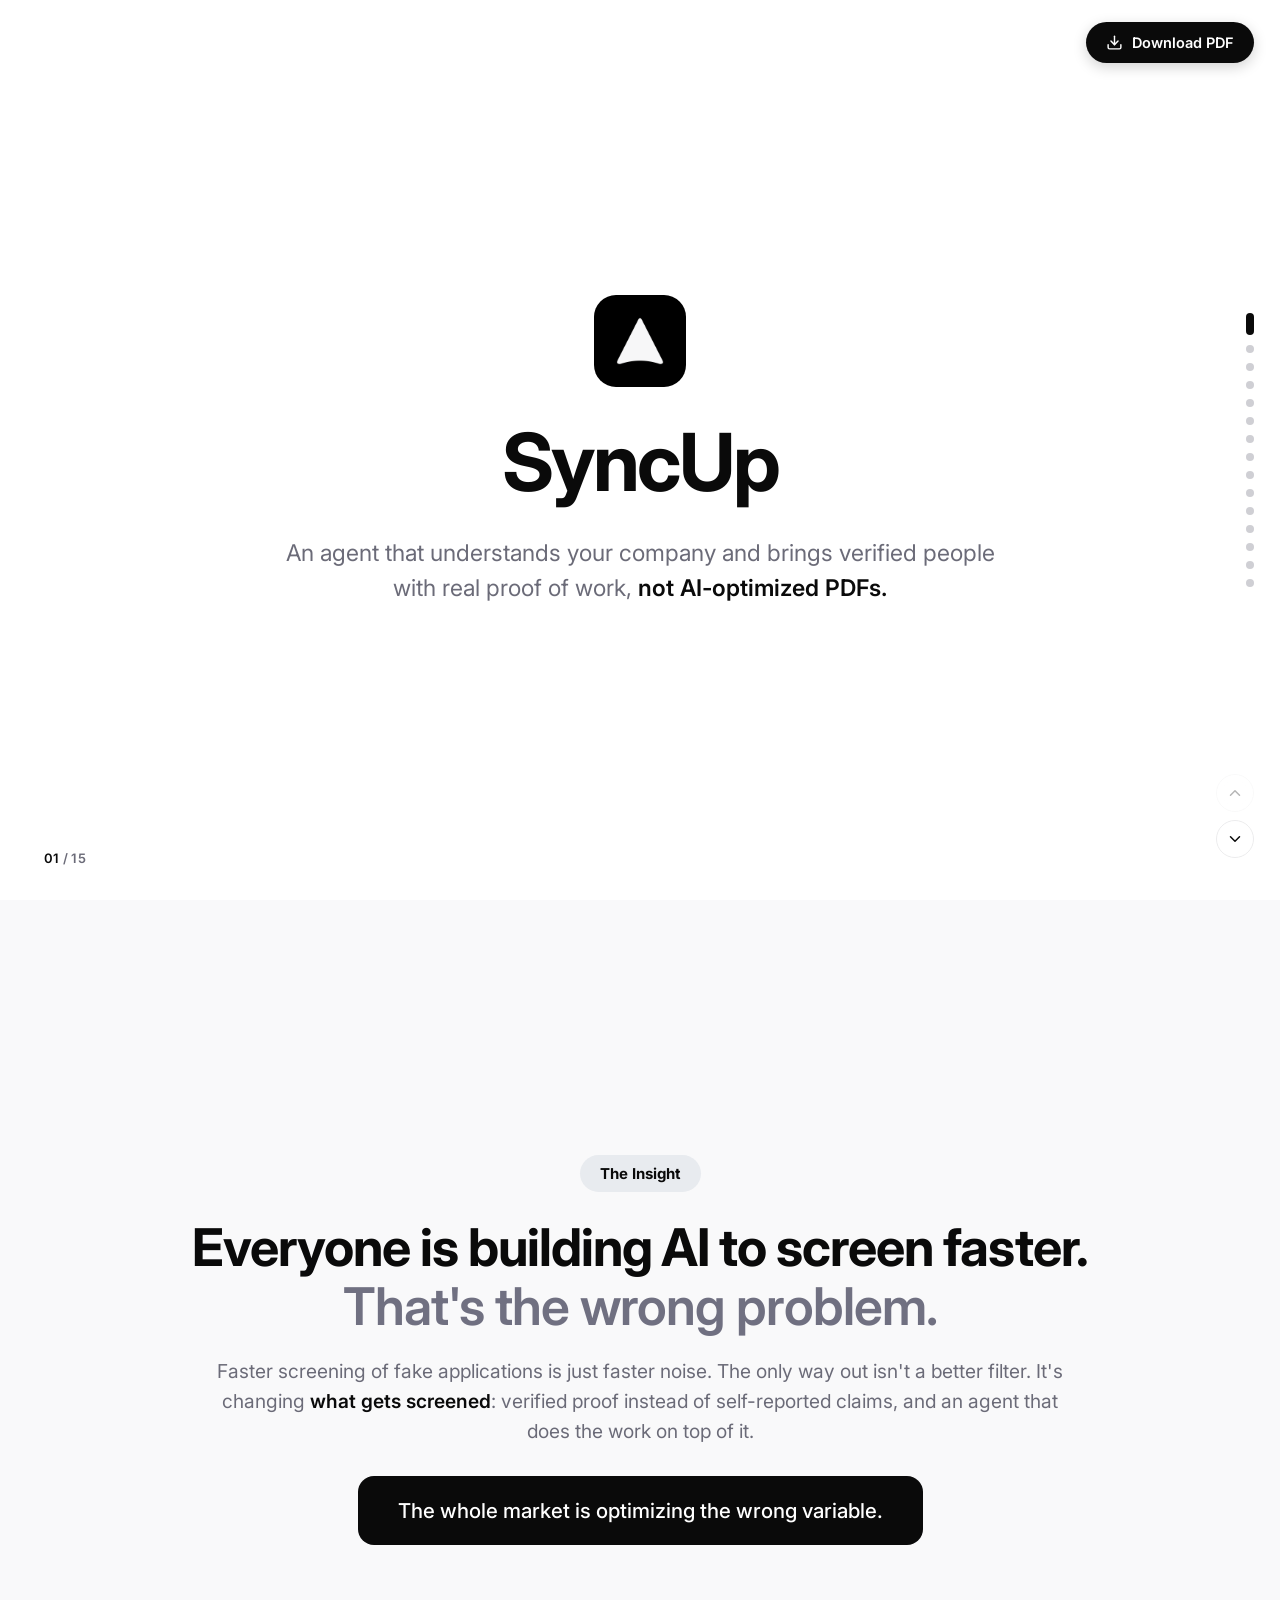
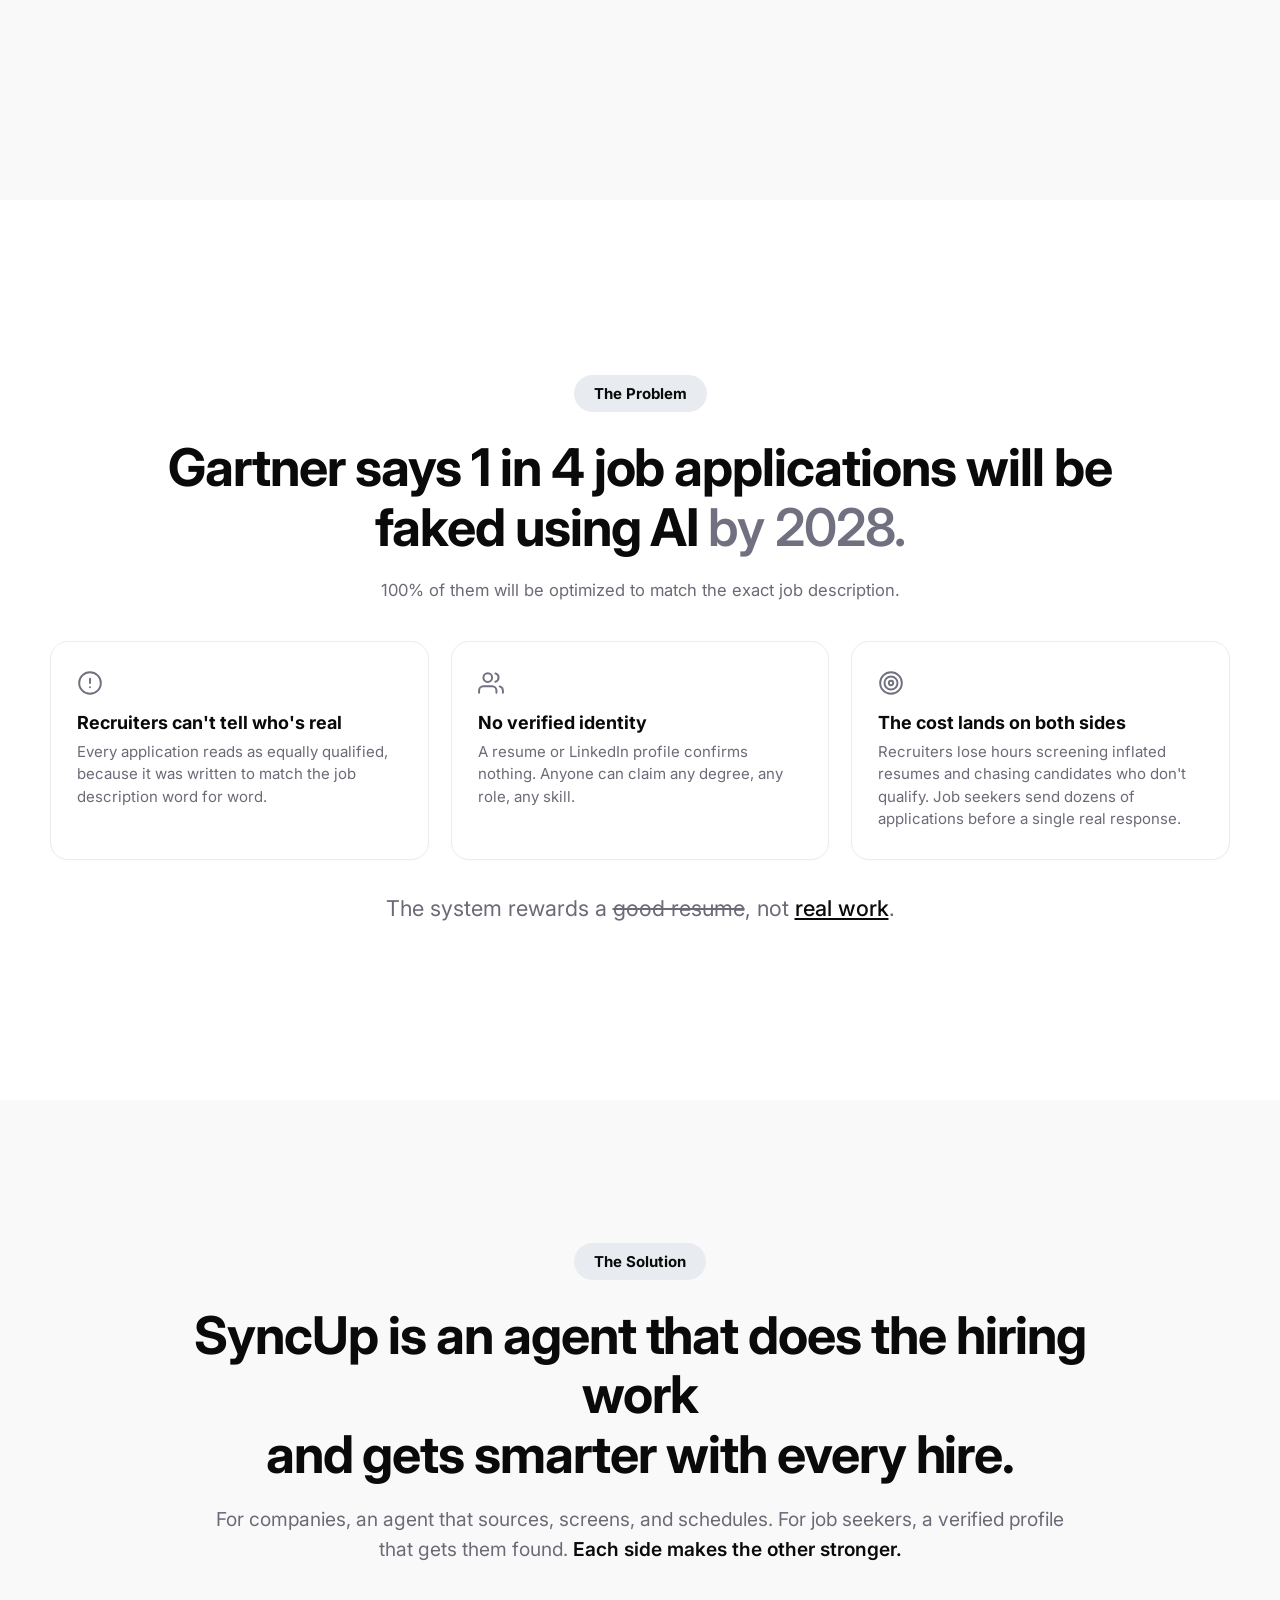
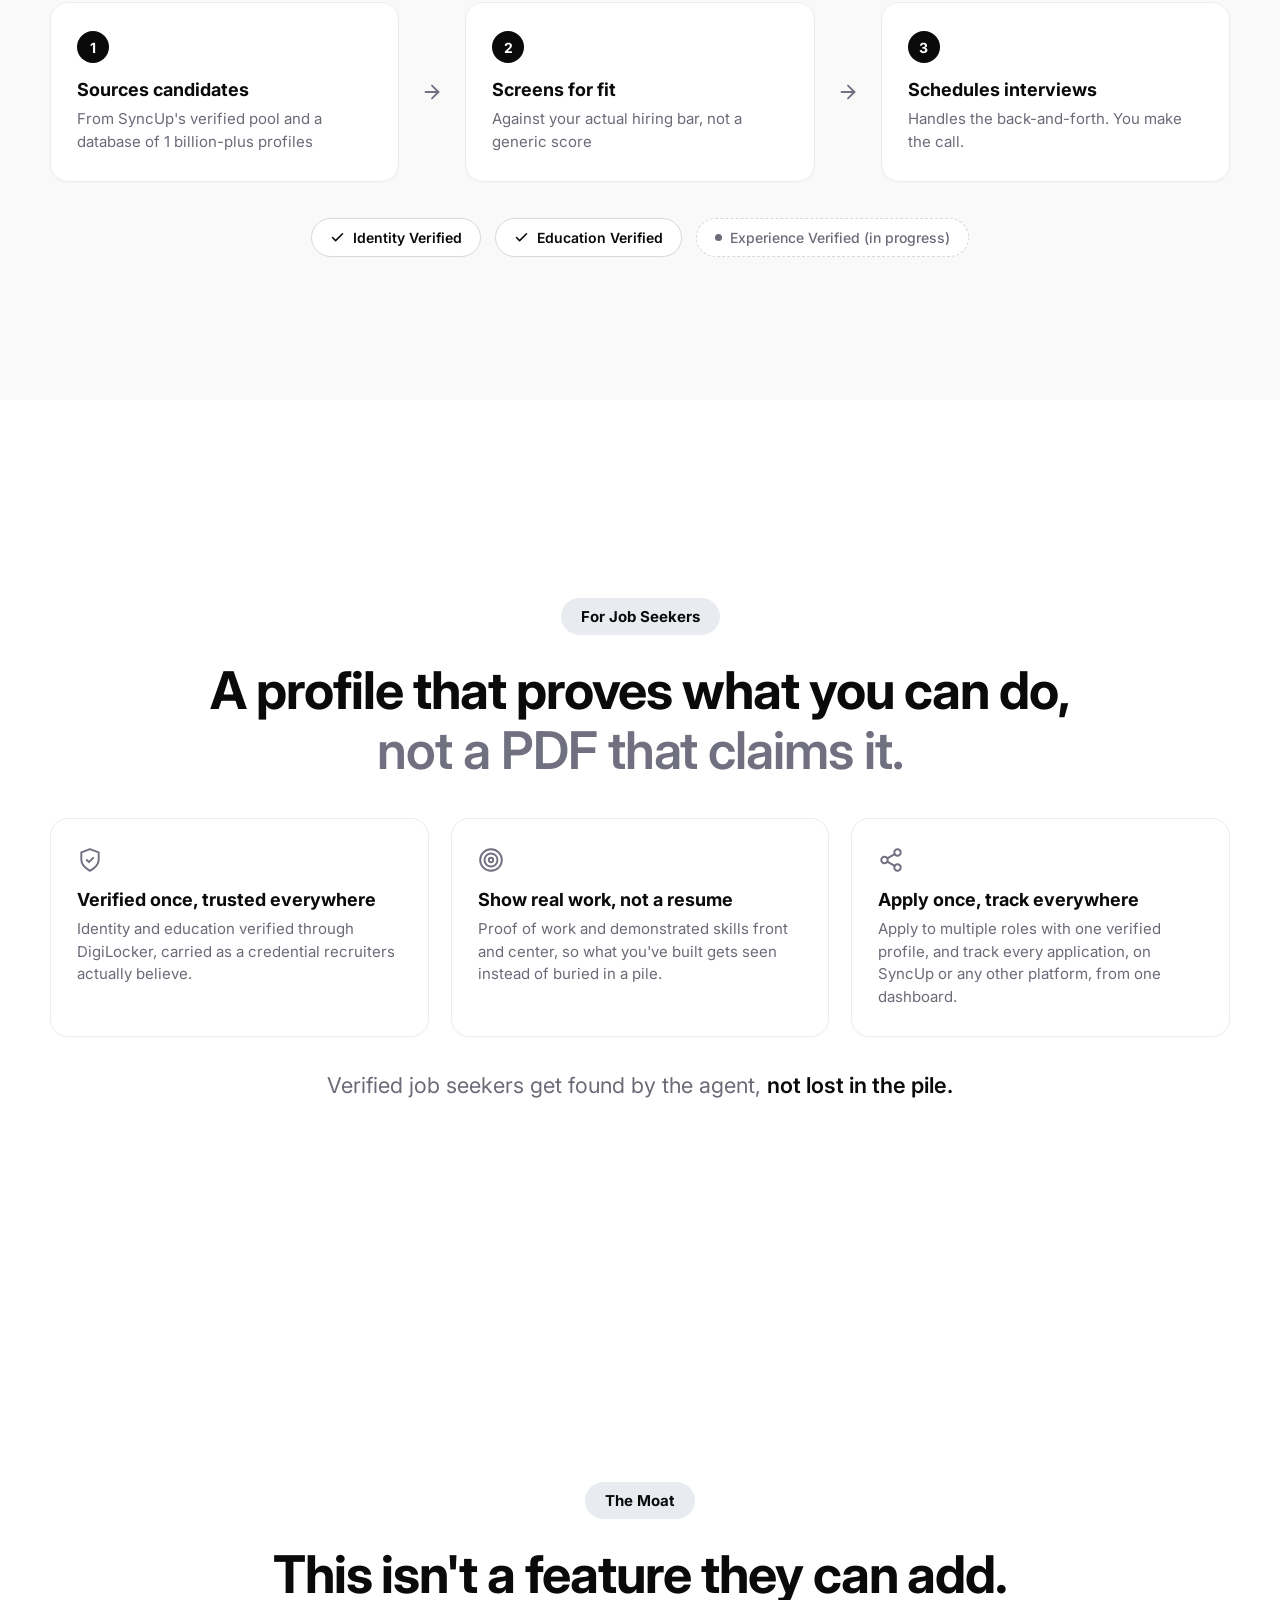
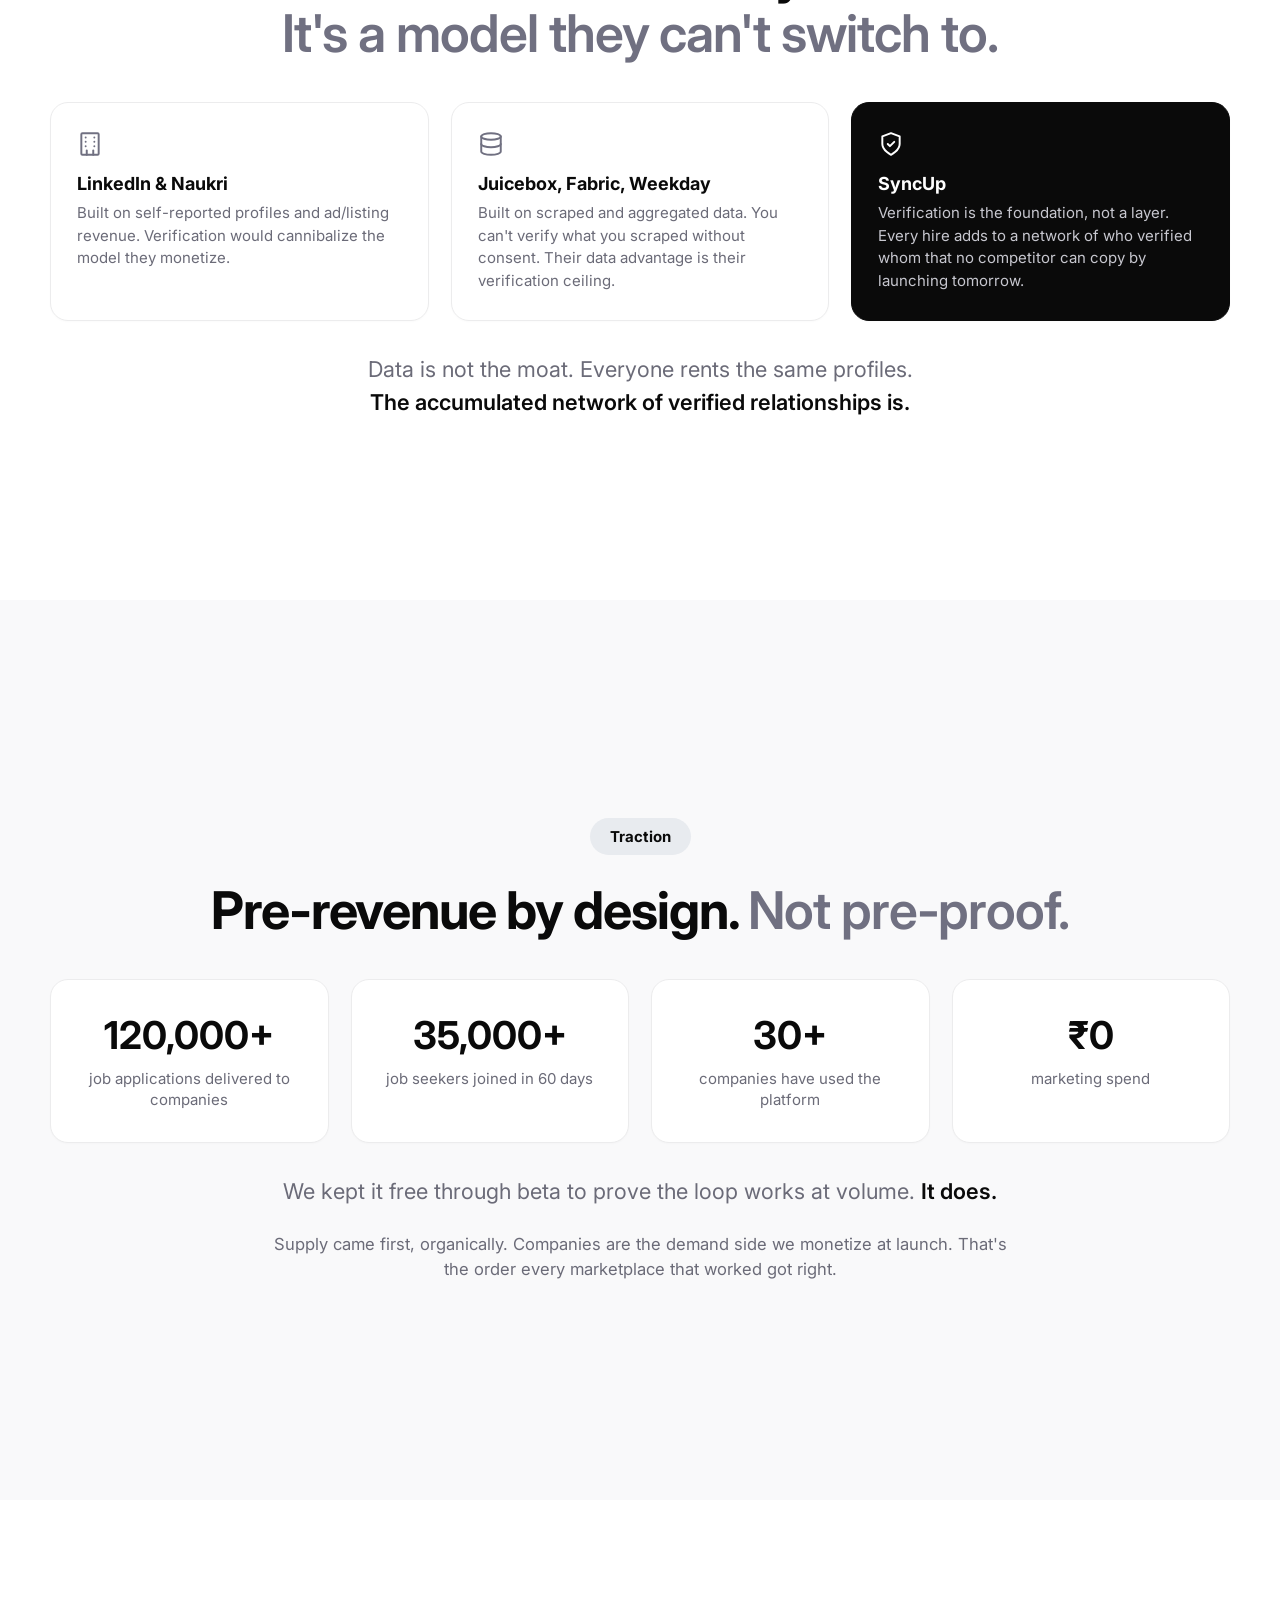
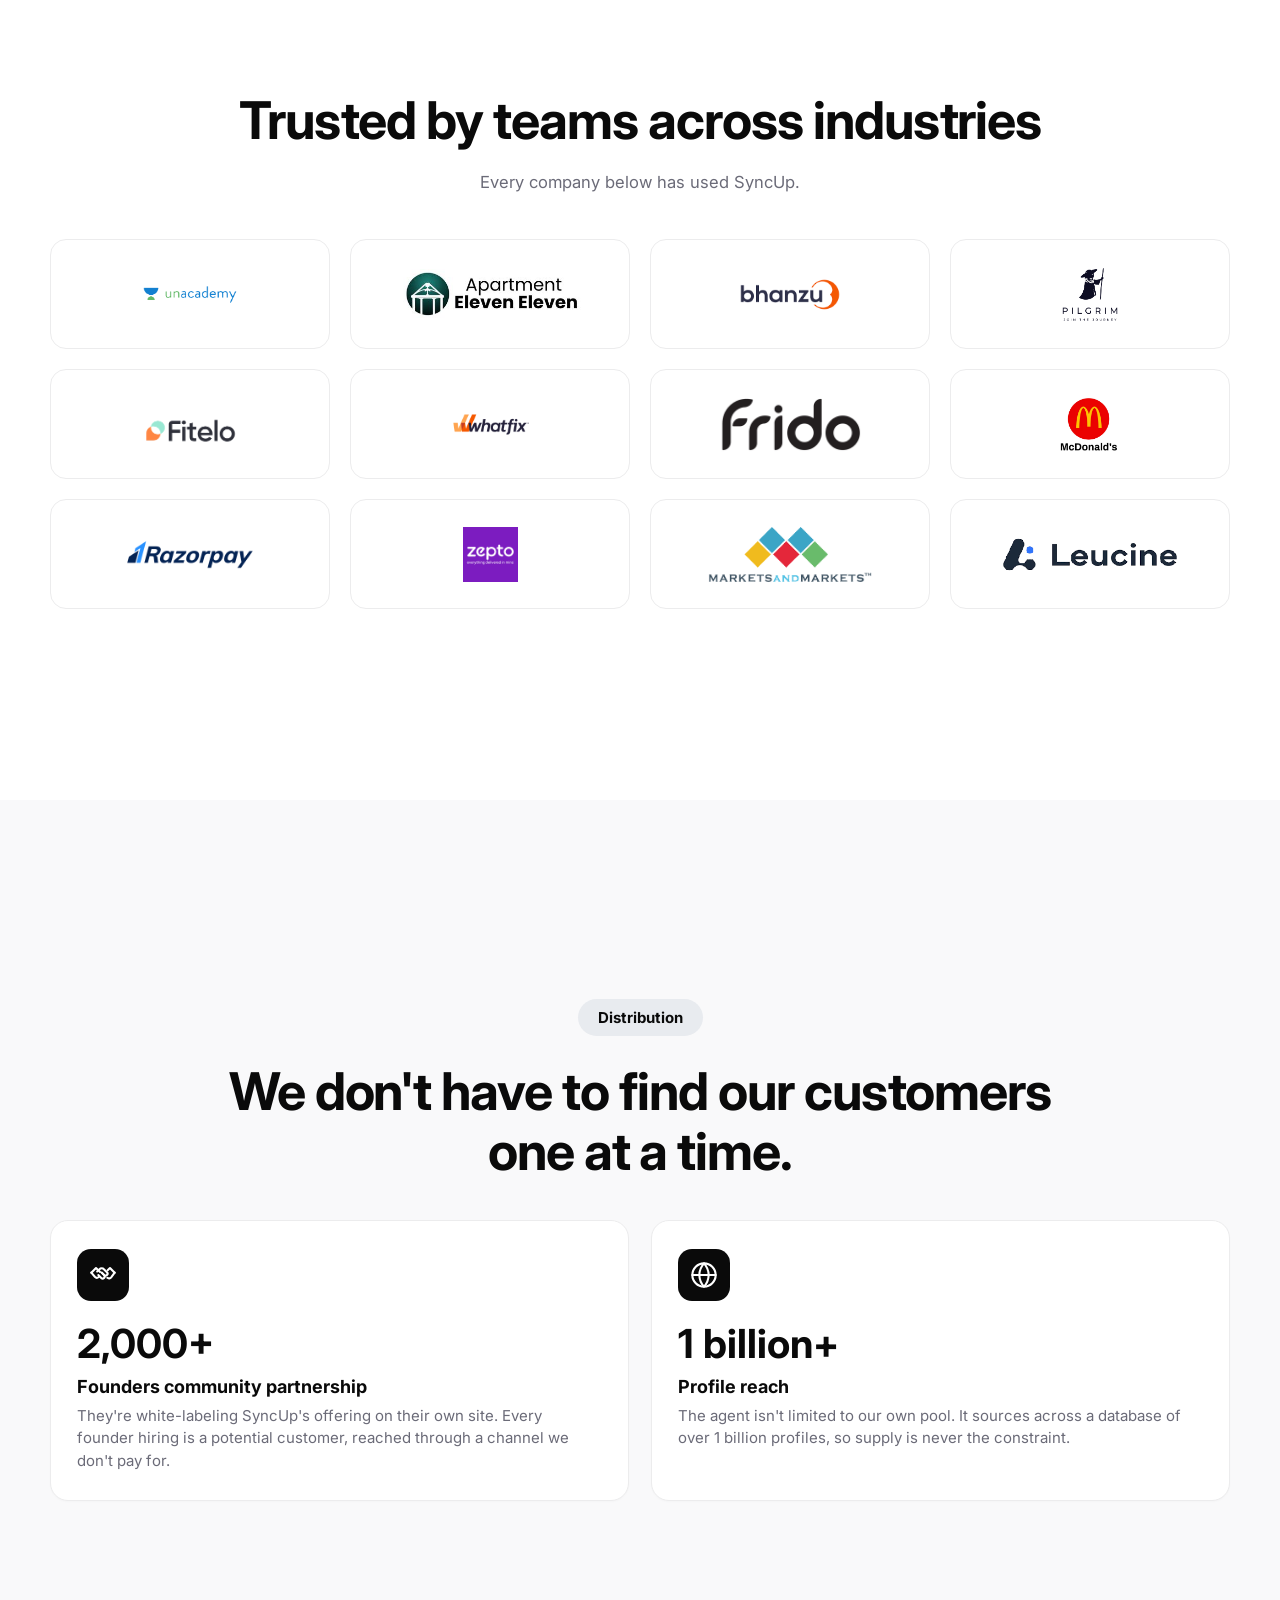
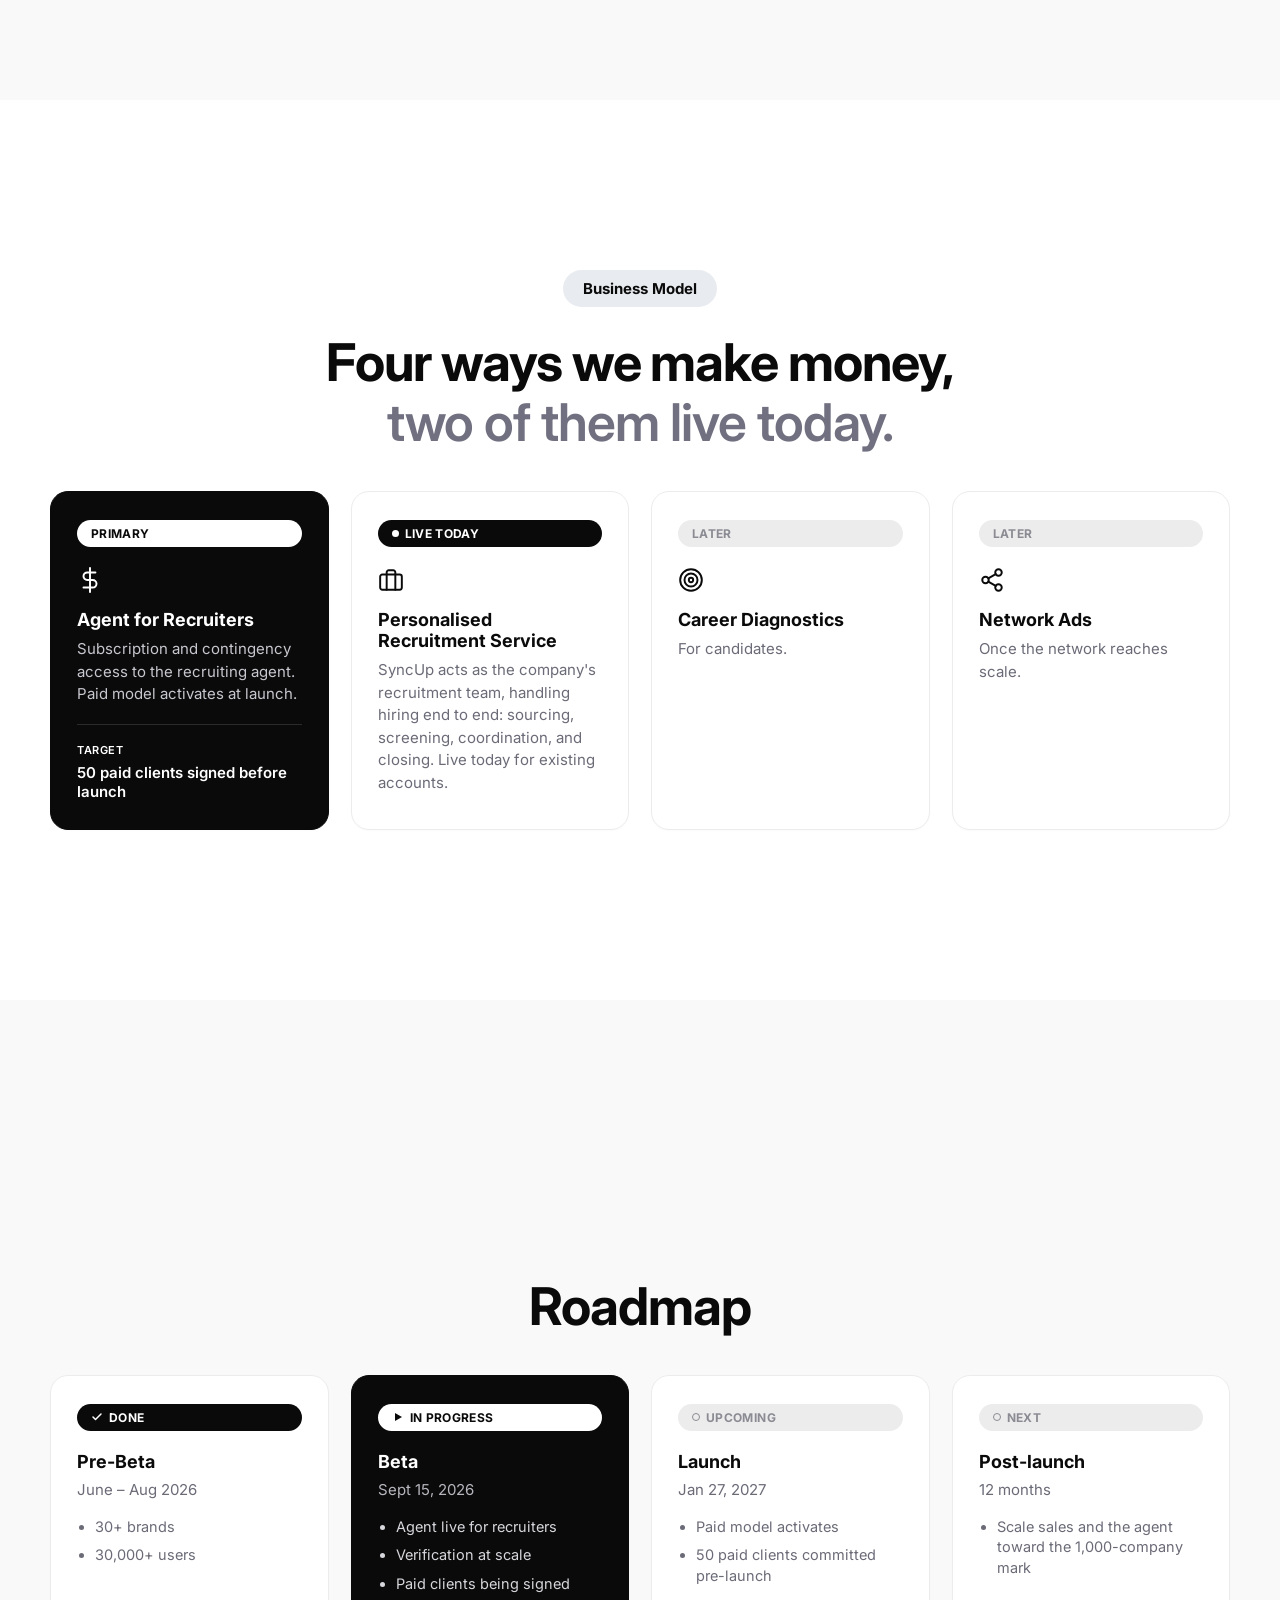
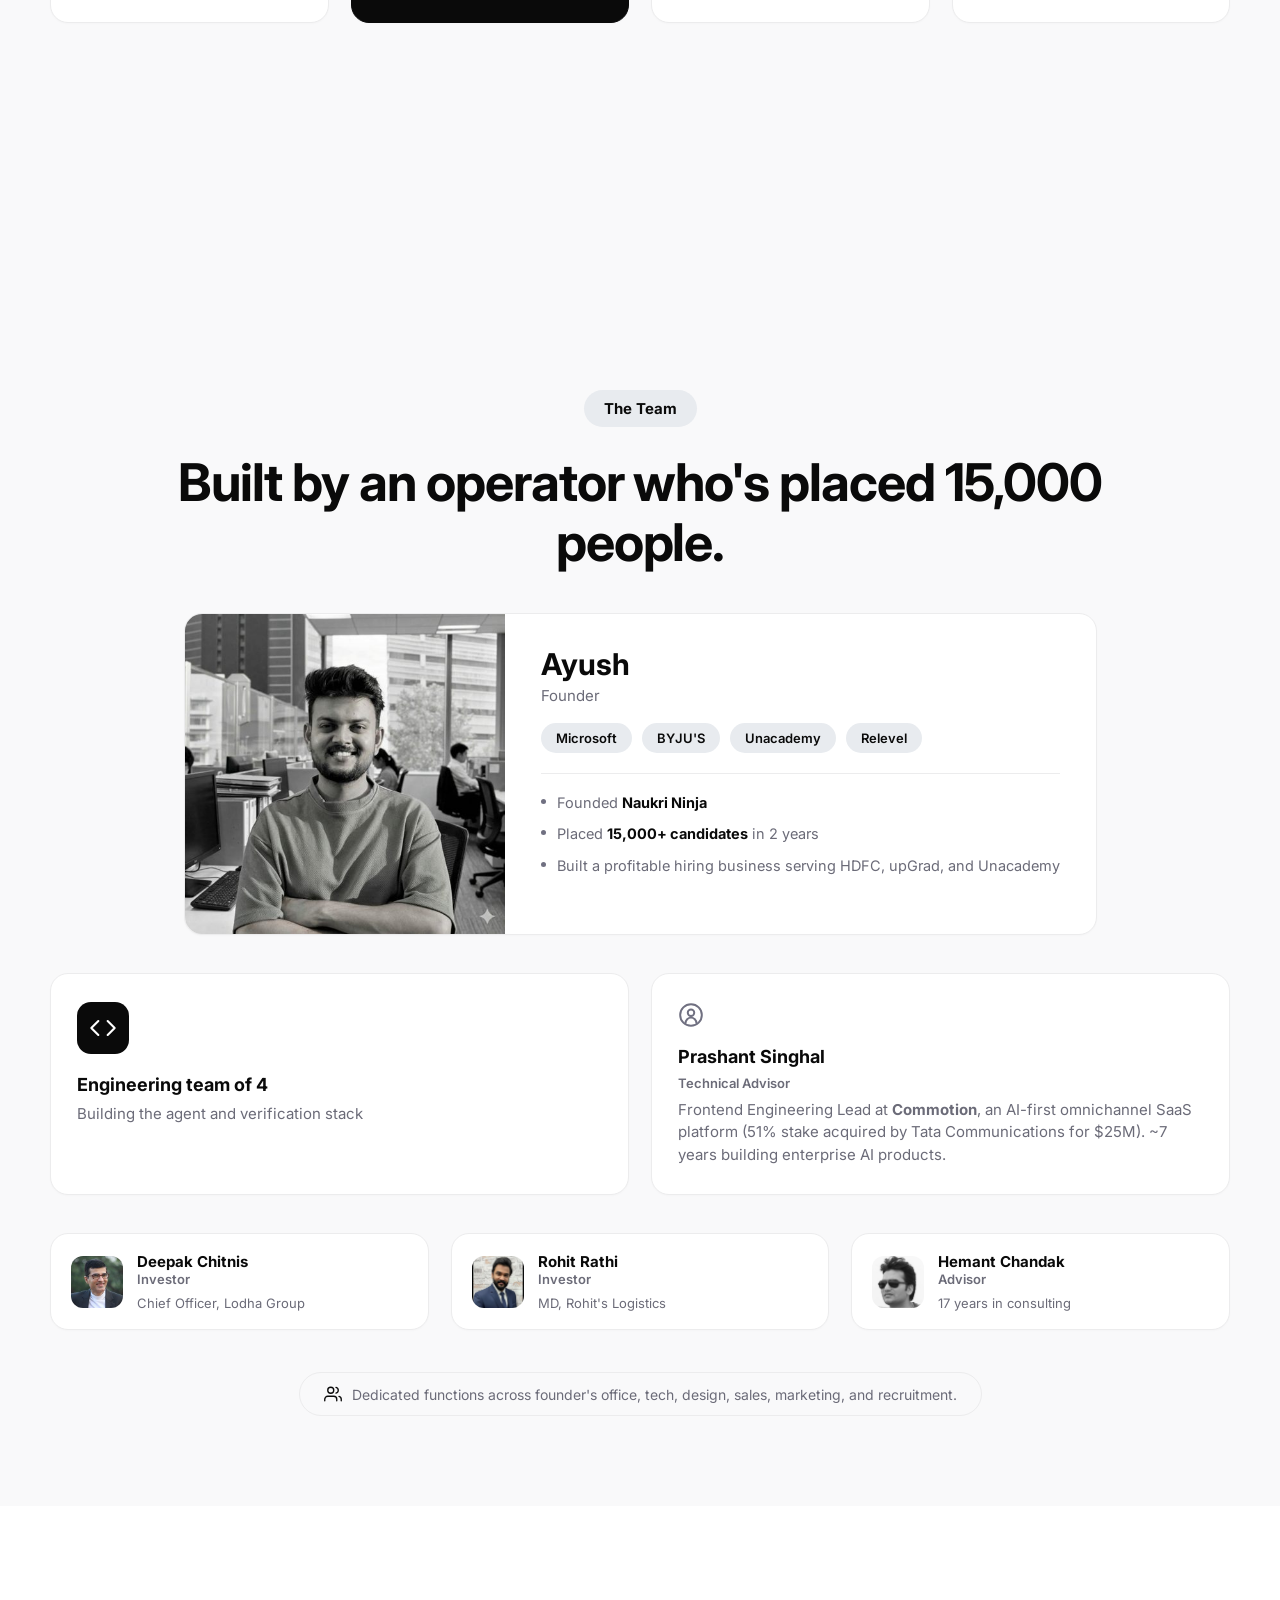
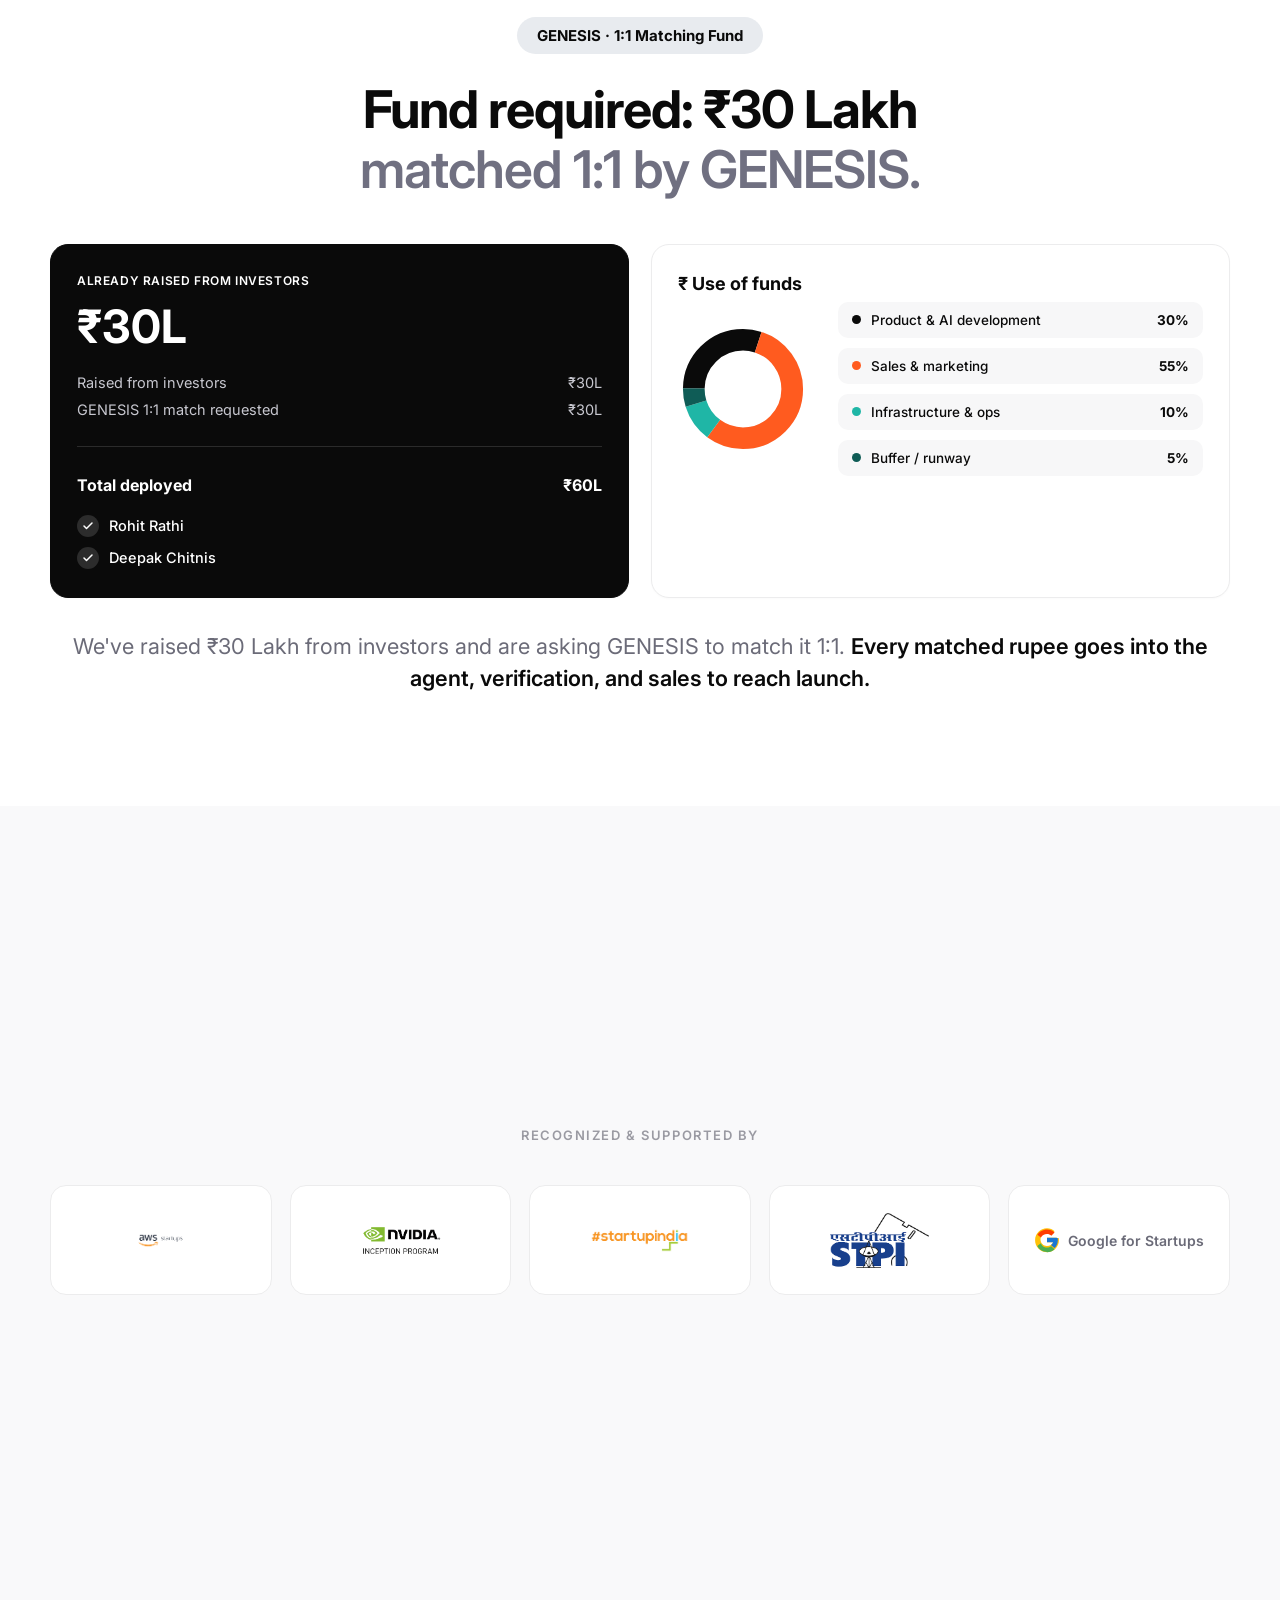
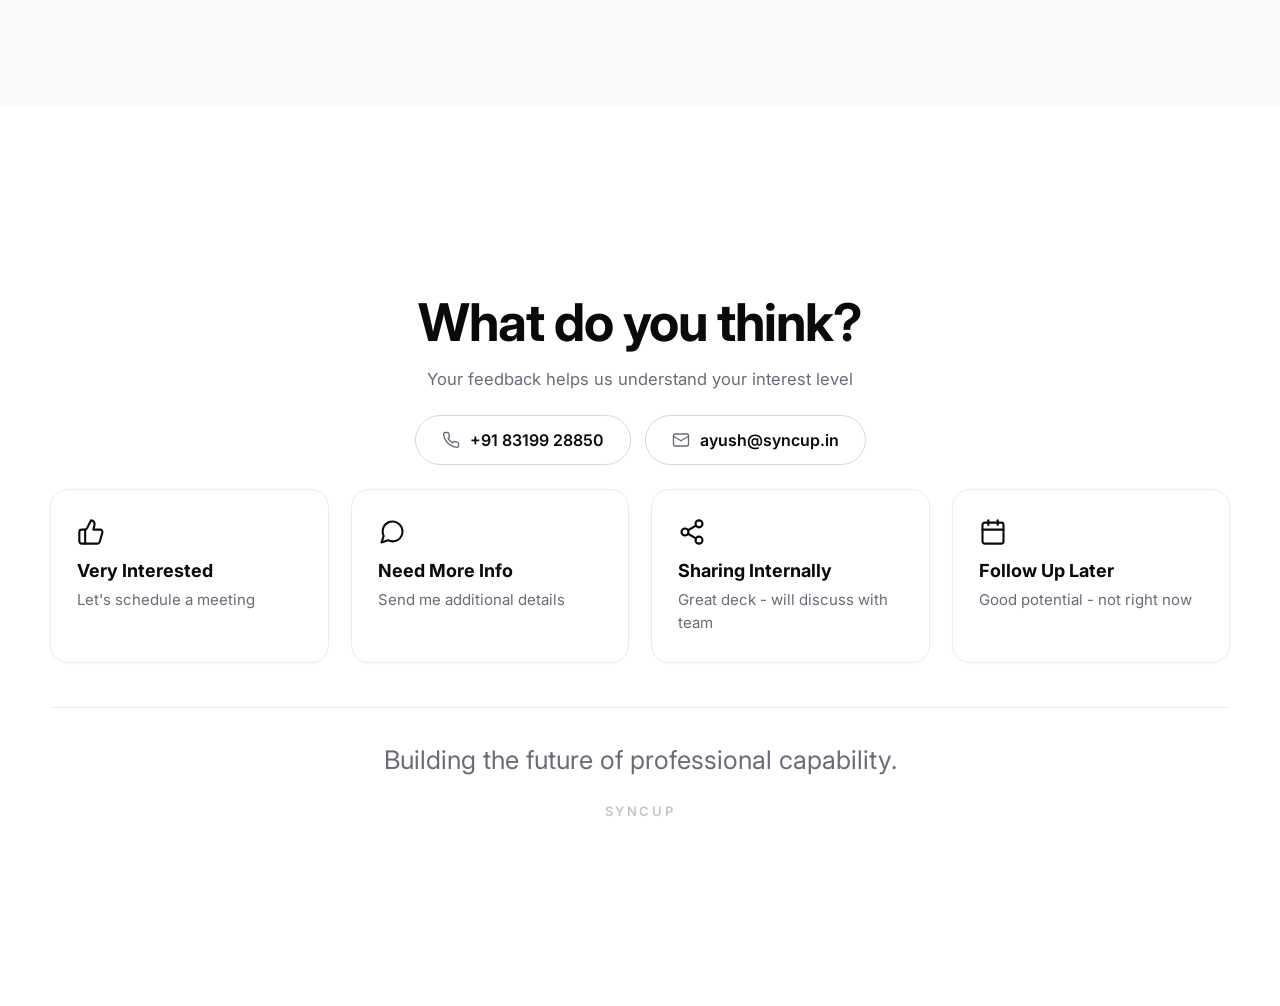
<file: public/index.html>
<!DOCTYPE html>
<html lang="en">
<head>
<meta charset="UTF-8">
<meta name="viewport" content="width=device-width, initial-scale=1.0">
<title>SyncUp — Pitch Deck</title>
<meta name="description" content="An agent that understands your company and brings verified people with real proof of work, not AI-optimized PDFs.">
<link rel="icon" href="assets/logo-mark.png">
<link rel="preconnect" href="https://fonts.googleapis.com">
<link rel="preconnect" href="https://fonts.gstatic.com" crossorigin>
<link href="https://fonts.googleapis.com/css2?family=Inter:wght@400;500;600;700;800&display=swap" rel="stylesheet">
<link rel="stylesheet" href="styles.css">
</head>
<body>

<!-- Download button -->
<a class="download-btn" href="SyncUp-Pitch-Deck-GENESIS.pdf" download>
  <svg viewBox="0 0 24 24" fill="none" stroke="currentColor" stroke-width="2" stroke-linecap="round" stroke-linejoin="round"><path d="M21 15v4a2 2 0 0 1-2 2H5a2 2 0 0 1-2-2v-4"/><polyline points="7 10 12 15 17 10"/><line x1="12" y1="15" x2="12" y2="3"/></svg>
  <span>Download PDF</span>
</a>

<!-- Slide counter -->
<div class="slide-counter"><span id="current-slide">01</span> / <span id="total-slides">15</span></div>

<!-- Nav dots -->
<nav class="dots" aria-label="Slide navigation">
  <button class="dot active" data-index="0" aria-label="Slide 1"></button>
  <button class="dot" data-index="1" aria-label="Slide 2"></button>
  <button class="dot" data-index="2" aria-label="Slide 3"></button>
  <button class="dot" data-index="3" aria-label="Slide 4"></button>
  <button class="dot" data-index="4" aria-label="Slide 5"></button>
  <button class="dot" data-index="5" aria-label="Slide 6"></button>
  <button class="dot" data-index="6" aria-label="Slide 7"></button>
  <button class="dot" data-index="7" aria-label="Slide 8"></button>
  <button class="dot" data-index="8" aria-label="Slide 9"></button>
  <button class="dot" data-index="9" aria-label="Slide 10"></button>
  <button class="dot" data-index="10" aria-label="Slide 11"></button>
  <button class="dot" data-index="11" aria-label="Slide 12"></button>
  <button class="dot" data-index="12" aria-label="Slide 13"></button>
  <button class="dot" data-index="13" aria-label="Slide 14"></button>
  <button class="dot" data-index="14" aria-label="Slide 15"></button>
</nav>

<!-- Prev / Next arrows -->
<button class="nav-arrow nav-up" aria-label="Previous slide">
  <svg viewBox="0 0 24 24" fill="none" stroke="currentColor" stroke-width="2" stroke-linecap="round" stroke-linejoin="round"><polyline points="18 15 12 9 6 15"/></svg>
</button>
<button class="nav-arrow nav-down" aria-label="Next slide">
  <svg viewBox="0 0 24 24" fill="none" stroke="currentColor" stroke-width="2" stroke-linecap="round" stroke-linejoin="round"><polyline points="6 9 12 15 18 9"/></svg>
</button>

<main class="deck">

  <!-- SLIDE 1: Cover -->
  <section class="slide slide-white" id="slide-1">
    <div class="slide-inner cover">
      <img class="logo-mark" src="assets/logo-mark.png" alt="SyncUp logo">
      <h1 class="brand-title">SyncUp</h1>
      <p class="cover-subtitle">An agent that understands your company and brings verified people
        with real proof of work, <span class="text-strong">not AI-optimized PDFs.</span></p>
    </div>
  </section>

  <!-- SLIDE 2: The Insight -->
  <section class="slide slide-gray" id="slide-2">
    <div class="slide-inner">
      <span class="pill">The Insight</span>
      <h1 class="h1">Everyone is building AI to screen faster.<br><span class="text-muted-accent">That's the wrong problem.</span></h1>
      <p class="lede">Faster screening of fake applications is just faster noise. The only way out isn't a better
        filter. It's changing <span class="text-strong">what gets screened</span>: verified proof instead of self-reported claims,
        and an agent that does the work on top of it.</p>
      <div class="banner-black">The whole market is optimizing the wrong variable.</div>
    </div>
  </section>

  <!-- SLIDE 3: The Problem -->
  <section class="slide slide-white" id="slide-3">
    <div class="slide-inner">
      <span class="pill">The Problem</span>
      <h1 class="h1">Gartner says 1 in 4 job applications will be faked using AI <span class="text-muted-accent">by 2028.</span></h1>
      <p class="lede-sm">100% of them will be optimized to match the exact job description.</p>
      <div class="grid-3">
        <div class="card">
          <span class="icon-wrap"><svg viewBox="0 0 24 24" fill="none" stroke="currentColor" stroke-width="1.8" stroke-linecap="round" stroke-linejoin="round"><circle cx="12" cy="12" r="10"/><line x1="12" y1="8" x2="12" y2="12"/><line x1="12" y1="16" x2="12.01" y2="16"/></svg></span>
          <h3>Recruiters can't tell who's real</h3>
          <p>Every application reads as equally qualified, because it was written to match the job description word for word.</p>
        </div>
        <div class="card">
          <span class="icon-wrap"><svg viewBox="0 0 24 24" fill="none" stroke="currentColor" stroke-width="1.8" stroke-linecap="round" stroke-linejoin="round"><path d="M17 21v-2a4 4 0 0 0-4-4H5a4 4 0 0 0-4 4v2"/><circle cx="9" cy="7" r="4"/><path d="M23 21v-2a4 4 0 0 0-3-3.87"/><path d="M16 3.13a4 4 0 0 1 0 7.75"/></svg></span>
          <h3>No verified identity</h3>
          <p>A resume or LinkedIn profile confirms nothing. Anyone can claim any degree, any role, any skill.</p>
        </div>
        <div class="card">
          <span class="icon-wrap"><svg viewBox="0 0 24 24" fill="none" stroke="currentColor" stroke-width="1.8" stroke-linecap="round" stroke-linejoin="round"><circle cx="12" cy="12" r="10"/><circle cx="12" cy="12" r="6"/><circle cx="12" cy="12" r="2"/></svg></span>
          <h3>The cost lands on both sides</h3>
          <p>Recruiters lose hours screening inflated resumes and chasing candidates who don't qualify. Job seekers send dozens of applications before a single real response.</p>
        </div>
      </div>
      <p class="footline">The system rewards a <span class="strike">good resume</span>, not <span class="underline">real work</span>.</p>
    </div>
  </section>

  <!-- SLIDE 4: The Solution -->
  <section class="slide slide-gray" id="slide-4">
    <div class="slide-inner">
      <span class="pill">The Solution</span>
      <h1 class="h1">SyncUp is an agent that does the hiring work<br>and gets smarter with every hire.</h1>
      <p class="lede">For companies, an agent that sources, screens, and schedules. For job seekers, a
        verified profile that gets them found. <span class="text-strong">Each side makes the other stronger.</span></p>
      <div class="grid-3 steps">
        <div class="card step-card">
          <span class="step-num">1</span>
          <h3>Sources candidates</h3>
          <p>From SyncUp's verified pool and a database of 1 billion-plus profiles</p>
        </div>
        <span class="step-arrow"><svg viewBox="0 0 24 24" fill="none" stroke="currentColor" stroke-width="2" stroke-linecap="round" stroke-linejoin="round"><line x1="5" y1="12" x2="19" y2="12"/><polyline points="12 5 19 12 12 19"/></svg></span>
        <div class="card step-card">
          <span class="step-num">2</span>
          <h3>Screens for fit</h3>
          <p>Against your actual hiring bar, not a generic score</p>
        </div>
        <span class="step-arrow"><svg viewBox="0 0 24 24" fill="none" stroke="currentColor" stroke-width="2" stroke-linecap="round" stroke-linejoin="round"><line x1="5" y1="12" x2="19" y2="12"/><polyline points="12 5 19 12 12 19"/></svg></span>
        <div class="card step-card">
          <span class="step-num">3</span>
          <h3>Schedules interviews</h3>
          <p>Handles the back-and-forth. You make the call.</p>
        </div>
      </div>
      <div class="badge-row">
        <span class="badge-outline"><svg viewBox="0 0 24 24" fill="none" stroke="currentColor" stroke-width="2.5" stroke-linecap="round" stroke-linejoin="round"><polyline points="20 6 9 17 4 12"/></svg> Identity Verified</span>
        <span class="badge-outline"><svg viewBox="0 0 24 24" fill="none" stroke="currentColor" stroke-width="2.5" stroke-linecap="round" stroke-linejoin="round"><polyline points="20 6 9 17 4 12"/></svg> Education Verified</span>
        <span class="badge-outline muted"><span class="dot-mark"></span> Experience Verified (in progress)</span>
      </div>
    </div>
  </section>

  <!-- SLIDE 5: For Job Seekers -->
  <section class="slide slide-white" id="slide-5">
    <div class="slide-inner">
      <span class="pill">For Job Seekers</span>
      <h1 class="h1">A profile that proves what you can do,<br><span class="text-muted-accent">not a PDF that claims it.</span></h1>
      <div class="grid-3">
        <div class="card">
          <span class="icon-wrap"><svg viewBox="0 0 24 24" fill="none" stroke="currentColor" stroke-width="1.8" stroke-linecap="round" stroke-linejoin="round"><path d="M12 22s8-4 8-10V5l-8-3-8 3v7c0 6 8 10 8 10z"/><path d="M9 12l2 2 4-4"/></svg></span>
          <h3>Verified once, trusted everywhere</h3>
          <p>Identity and education verified through DigiLocker, carried as a credential recruiters actually believe.</p>
        </div>
        <div class="card">
          <span class="icon-wrap"><svg viewBox="0 0 24 24" fill="none" stroke="currentColor" stroke-width="1.8" stroke-linecap="round" stroke-linejoin="round"><circle cx="12" cy="12" r="10"/><circle cx="12" cy="12" r="6"/><circle cx="12" cy="12" r="2"/></svg></span>
          <h3>Show real work, not a resume</h3>
          <p>Proof of work and demonstrated skills front and center, so what you've built gets seen instead of buried in a pile.</p>
        </div>
        <div class="card">
          <span class="icon-wrap"><svg viewBox="0 0 24 24" fill="none" stroke="currentColor" stroke-width="1.8" stroke-linecap="round" stroke-linejoin="round"><circle cx="18" cy="5" r="3"/><circle cx="6" cy="12" r="3"/><circle cx="18" cy="19" r="3"/><line x1="8.59" y1="13.51" x2="15.42" y2="17.49"/><line x1="15.41" y1="6.51" x2="8.59" y2="10.49"/></svg></span>
          <h3>Apply once, track everywhere</h3>
          <p>Apply to multiple roles with one verified profile, and track every application, on SyncUp or any other platform, from one dashboard.</p>
        </div>
      </div>
      <p class="footline">Verified job seekers get found by the agent, <span class="text-strong">not lost in the pile.</span></p>
    </div>
  </section>

  <!-- SLIDE 6: The Moat -->
  <section class="slide slide-white" id="slide-6">
    <div class="slide-inner">
      <span class="pill">The Moat</span>
      <h1 class="h1">This isn't a feature they can add.<br><span class="text-muted-accent">It's a model they can't switch to.</span></h1>
      <div class="grid-3">
        <div class="card">
          <span class="icon-wrap"><svg viewBox="0 0 24 24" fill="none" stroke="currentColor" stroke-width="1.8" stroke-linecap="round" stroke-linejoin="round"><rect x="4" y="2" width="16" height="20" rx="1"/><line x1="8" y1="6" x2="8" y2="6.01"/><line x1="16" y1="6" x2="16" y2="6.01"/><line x1="8" y1="10" x2="8" y2="10.01"/><line x1="16" y1="10" x2="16" y2="10.01"/><line x1="8" y1="14" x2="8" y2="14.01"/><line x1="16" y1="14" x2="16" y2="14.01"/><line x1="9" y1="22" x2="9" y2="18"/><line x1="15" y1="22" x2="15" y2="18"/></svg></span>
          <h3>LinkedIn &amp; Naukri</h3>
          <p>Built on self-reported profiles and ad/listing revenue. Verification would cannibalize the model they monetize.</p>
        </div>
        <div class="card">
          <span class="icon-wrap"><svg viewBox="0 0 24 24" fill="none" stroke="currentColor" stroke-width="1.8" stroke-linecap="round" stroke-linejoin="round"><ellipse cx="12" cy="5" rx="9" ry="3"/><path d="M21 12c0 1.66-4 3-9 3s-9-1.34-9-3"/><path d="M3 5v14c0 1.66 4 3 9 3s9-1.34 9-3V5"/></svg></span>
          <h3>Juicebox, Fabric, Weekday</h3>
          <p>Built on scraped and aggregated data. You can't verify what you scraped without consent. Their data advantage is their verification ceiling.</p>
        </div>
        <div class="card card-black">
          <span class="icon-wrap icon-wrap-white"><svg viewBox="0 0 24 24" fill="none" stroke="currentColor" stroke-width="1.8" stroke-linecap="round" stroke-linejoin="round"><path d="M12 22s8-4 8-10V5l-8-3-8 3v7c0 6 8 10 8 10z"/><path d="M9 12l2 2 4-4"/></svg></span>
          <h3>SyncUp</h3>
          <p>Verification is the foundation, not a layer. Every hire adds to a network of who verified whom that no competitor can copy by launching tomorrow.</p>
        </div>
      </div>
      <p class="footline">Data is not the moat. Everyone rents the same profiles.<br><span class="text-strong">The accumulated network of verified relationships is.</span></p>
    </div>
  </section>

  <!-- SLIDE 7: Traction -->
  <section class="slide slide-gray" id="slide-7">
    <div class="slide-inner">
      <span class="pill">Traction</span>
      <h1 class="h1">Pre-revenue by design. <span class="text-muted-accent">Not pre-proof.</span></h1>
      <div class="grid-4 stats">
        <div class="card stat-card"><div class="stat-num">120,000+</div><div class="stat-label">job applications delivered to companies</div></div>
        <div class="card stat-card"><div class="stat-num">35,000+</div><div class="stat-label">job seekers joined in 60 days</div></div>
        <div class="card stat-card"><div class="stat-num">30+</div><div class="stat-label">companies have used the platform</div></div>
        <div class="card stat-card"><div class="stat-num">₹0</div><div class="stat-label">marketing spend</div></div>
      </div>
      <p class="footline">We kept it free through beta to prove the loop works at volume. <span class="text-strong">It does.</span></p>
      <p class="lede-sm small-top">Supply came first, organically. Companies are the demand side we monetize at launch. That's the order every marketplace that worked got right.</p>
    </div>
  </section>

  <!-- SLIDE 8: Logos -->
  <section class="slide slide-white" id="slide-8">
    <div class="slide-inner">
      <h1 class="h1 center-only">Trusted by teams across industries</h1>
      <p class="lede-sm">Every company below has used SyncUp.</p>
      <div class="logo-grid">
        <div class="logo-card"><img src="assets/logo-unacademy.png" alt="Unacademy"></div>
        <div class="logo-card"><img src="assets/logo-eleven-eleven.png" alt="Apartment Eleven Eleven"></div>
        <div class="logo-card"><img src="assets/logo-bhanzu.png" alt="Bhanzu"></div>
        <div class="logo-card"><img src="assets/logo-pilgrim.png" alt="Pilgrim"></div>
        <div class="logo-card"><img src="assets/logo-fitelo.png" alt="Fitelo"></div>
        <div class="logo-card"><img src="assets/logo-whatfix.png" alt="Whatfix"></div>
        <div class="logo-card"><img src="assets/logo-frido.png" alt="Frido"></div>
        <div class="logo-card"><img src="assets/logo-mcdonalds.png" alt="McDonald's"></div>
        <div class="logo-card"><img src="assets/logo-razorpay.png" alt="Razorpay"></div>
        <div class="logo-card"><img src="assets/logo-zepto.png" alt="Zepto"></div>
        <div class="logo-card"><img src="assets/logo-marketsandmarkets.png" alt="MarketsandMarkets"></div>
        <div class="logo-card"><img src="assets/logo-leucine.png" alt="Leucine"></div>
      </div>
    </div>
  </section>

  <!-- SLIDE 9: Distribution -->
  <section class="slide slide-gray" id="slide-9">
    <div class="slide-inner">
      <span class="pill">Distribution</span>
      <h1 class="h1">We don't have to find our customers<br>one at a time.</h1>
      <div class="grid-2">
        <div class="card">
          <span class="icon-wrap icon-wrap-black"><svg viewBox="0 0 24 24" fill="none" stroke="currentColor" stroke-width="1.8" stroke-linecap="round" stroke-linejoin="round"><path d="M8 12l2.5 2.5a1.7 1.7 0 0 0 2.4 0 1.7 1.7 0 0 0 0-2.4L11 10"/><path d="M11 10l2 2a1.7 1.7 0 0 0 2.4 0 1.7 1.7 0 0 0 0-2.4L13 7.2a3 3 0 0 0-4.2 0L7 9"/><path d="M2 10l4-4 3.5 3.5"/><path d="M22 10l-4-4-2 2"/><path d="M2 10l3 3.5c.9 1 2.4 1 3.4.2"/><path d="M22 10l-3 4c-.8 1-2.3 1.2-3.3.4"/></svg></span>
          <div class="big-num">2,000+</div>
          <h3>Founders community partnership</h3>
          <p>They're white-labeling SyncUp's offering on their own site. Every founder hiring is a potential customer, reached through a channel we don't pay for.</p>
        </div>
        <div class="card">
          <span class="icon-wrap icon-wrap-black"><svg viewBox="0 0 24 24" fill="none" stroke="currentColor" stroke-width="1.8" stroke-linecap="round" stroke-linejoin="round"><circle cx="12" cy="12" r="10"/><line x1="2" y1="12" x2="22" y2="12"/><path d="M12 2a15.3 15.3 0 0 1 4 10 15.3 15.3 0 0 1-4 10 15.3 15.3 0 0 1-4-10 15.3 15.3 0 0 1 4-10z"/></svg></span>
          <div class="big-num">1 billion+</div>
          <h3>Profile reach</h3>
          <p>The agent isn't limited to our own pool. It sources across a database of over 1 billion profiles, so supply is never the constraint.</p>
        </div>
      </div>
    </div>
  </section>

  <!-- SLIDE 10: Business Model -->
  <section class="slide slide-white" id="slide-10">
    <div class="slide-inner">
      <span class="pill">Business Model</span>
      <h1 class="h1">Four ways we make money,<br><span class="text-muted-accent">two of them live today.</span></h1>
      <div class="grid-4 bm-grid">
        <div class="card card-black bm-card">
          <span class="tag-badge tag-badge-white">PRIMARY</span>
          <span class="bm-icon"><svg viewBox="0 0 24 24" fill="none" stroke="currentColor" stroke-width="1.8" stroke-linecap="round" stroke-linejoin="round"><line x1="12" y1="1" x2="12" y2="23"/><path d="M17 5H9.5a3.5 3.5 0 0 0 0 7h5a3.5 3.5 0 0 1 0 7H6"/></svg></span>
          <h3>Agent for Recruiters</h3>
          <p>Subscription and contingency access to the recruiting agent. Paid model activates at launch.</p>
          <hr class="bm-divider">
          <div class="bm-target-label">TARGET</div>
          <div class="bm-target">50 paid clients signed before launch</div>
        </div>
        <div class="card bm-card">
          <span class="tag-badge tag-badge-black"><span class="dot-mark white"></span>LIVE TODAY</span>
          <span class="bm-icon"><svg viewBox="0 0 24 24" fill="none" stroke="currentColor" stroke-width="1.8" stroke-linecap="round" stroke-linejoin="round"><rect x="2" y="7" width="20" height="14" rx="2"/><path d="M16 21V5a2 2 0 0 0-2-2h-4a2 2 0 0 0-2 2v16"/></svg></span>
          <h3>Personalised Recruitment Service</h3>
          <p>SyncUp acts as the company's recruitment team, handling hiring end to end: sourcing, screening, coordination, and closing. Live today for existing accounts.</p>
        </div>
        <div class="card bm-card">
          <span class="tag-badge tag-badge-gray">LATER</span>
          <span class="bm-icon"><svg viewBox="0 0 24 24" fill="none" stroke="currentColor" stroke-width="1.8" stroke-linecap="round" stroke-linejoin="round"><circle cx="12" cy="12" r="10"/><circle cx="12" cy="12" r="6"/><circle cx="12" cy="12" r="2"/></svg></span>
          <h3>Career Diagnostics</h3>
          <p>For candidates.</p>
        </div>
        <div class="card bm-card">
          <span class="tag-badge tag-badge-gray">LATER</span>
          <span class="bm-icon"><svg viewBox="0 0 24 24" fill="none" stroke="currentColor" stroke-width="1.8" stroke-linecap="round" stroke-linejoin="round"><circle cx="18" cy="5" r="3"/><circle cx="6" cy="12" r="3"/><circle cx="18" cy="19" r="3"/><line x1="8.59" y1="13.51" x2="15.42" y2="17.49"/><line x1="15.41" y1="6.51" x2="8.59" y2="10.49"/></svg></span>
          <h3>Network Ads</h3>
          <p>Once the network reaches scale.</p>
        </div>
      </div>
    </div>
  </section>

  <!-- SLIDE 11: Roadmap -->
  <section class="slide slide-gray" id="slide-11">
    <div class="slide-inner">
      <h1 class="h1 center-only">Roadmap</h1>
      <div class="grid-4 roadmap-grid">
        <div class="card rm-card">
          <span class="tag-badge tag-badge-black"><svg viewBox="0 0 24 24" fill="none" stroke="currentColor" stroke-width="3" stroke-linecap="round" stroke-linejoin="round"><polyline points="20 6 9 17 4 12"/></svg>DONE</span>
          <h3 class="rm-title">Pre-Beta</h3>
          <div class="rm-date">June – Aug 2026</div>
          <ul class="rm-list">
            <li>30+ brands</li>
            <li>30,000+ users</li>
          </ul>
        </div>
        <div class="card rm-card card-black">
          <span class="tag-badge tag-badge-white"><svg viewBox="0 0 24 24" fill="currentColor" stroke="none"><polygon points="6 4 20 12 6 20"/></svg>IN PROGRESS</span>
          <h3 class="rm-title">Beta</h3>
          <div class="rm-date">Sept 15, 2026</div>
          <ul class="rm-list">
            <li>Agent live for recruiters</li>
            <li>Verification at scale</li>
            <li>Paid clients being signed</li>
          </ul>
        </div>
        <div class="card rm-card">
          <span class="tag-badge tag-badge-gray"><span class="ring-mark"></span>UPCOMING</span>
          <h3 class="rm-title">Launch</h3>
          <div class="rm-date">Jan 27, 2027</div>
          <ul class="rm-list">
            <li>Paid model activates</li>
            <li>50 paid clients committed pre-launch</li>
          </ul>
        </div>
        <div class="card rm-card">
          <span class="tag-badge tag-badge-gray"><span class="ring-mark"></span>NEXT</span>
          <h3 class="rm-title">Post-launch</h3>
          <div class="rm-date">12 months</div>
          <ul class="rm-list">
            <li>Scale sales and the agent toward the 1,000-company mark</li>
          </ul>
        </div>
      </div>
    </div>
  </section>

  <!-- SLIDE 12: Team -->
  <section class="slide slide-gray" id="slide-12">
    <div class="slide-inner">
      <span class="pill">The Team</span>
      <h1 class="h1">Built by an operator who's placed 15,000 people.</h1>
      <div class="team-hero card">
        <div class="team-hero-photo">
          <img src="assets/photo-ayush.jpg" alt="Ayush, Founder">
        </div>
        <div class="team-hero-info">
          <h2>Ayush</h2>
          <div class="team-role">Founder</div>
          <div class="tag-pills">
            <span>Microsoft</span><span>BYJU'S</span><span>Unacademy</span><span>Relevel</span>
          </div>
          <hr class="bm-divider">
          <ul class="dot-list">
            <li>Founded <b>Naukri Ninja</b></li>
            <li>Placed <b>15,000+ candidates</b> in 2 years</li>
            <li>Built a profitable hiring business serving HDFC, upGrad, and Unacademy</li>
          </ul>
        </div>
      </div>
      <div class="grid-2 team-row2">
        <div class="card team-simple">
          <span class="icon-wrap icon-wrap-black"><svg viewBox="0 0 24 24" fill="none" stroke="currentColor" stroke-width="1.8" stroke-linecap="round" stroke-linejoin="round"><polyline points="16 18 22 12 16 6"/><polyline points="8 6 2 12 8 18"/></svg></span>
          <h3>Engineering team of 4</h3>
          <p>Building the agent and verification stack</p>
        </div>
        <div class="card team-simple">
          <span class="icon-wrap"><svg viewBox="0 0 24 24" fill="none" stroke="currentColor" stroke-width="1.8" stroke-linecap="round" stroke-linejoin="round"><circle cx="12" cy="12" r="10"/><circle cx="12" cy="10" r="3"/><path d="M7 19.4a5 5 0 0 1 10 0"/></svg></span>
          <h3>Prashant Singhal</h3>
          <div class="team-role-sm">Technical Advisor</div>
          <p>Frontend Engineering Lead at <b>Commotion</b>, an AI-first omnichannel SaaS platform (51% stake acquired by Tata Communications for $25M). ~7 years building enterprise AI products.</p>
        </div>
      </div>
      <div class="grid-3 team-row3">
        <div class="card team-mini">
          <img src="assets/photo-deepak.jpg" alt="Deepak Chitnis">
          <div>
            <h4>Deepak Chitnis</h4>
            <div class="team-role-sm">Investor</div>
            <div class="team-sub">Chief Officer, Lodha Group</div>
          </div>
        </div>
        <div class="card team-mini">
          <img src="assets/photo-rohit.jpg" alt="Rohit Rathi">
          <div>
            <h4>Rohit Rathi</h4>
            <div class="team-role-sm">Investor</div>
            <div class="team-sub">MD, Rohit's Logistics</div>
          </div>
        </div>
        <div class="card team-mini">
          <img src="assets/photo-hemant.jpg" alt="Hemant Chandak">
          <div>
            <h4>Hemant Chandak</h4>
            <div class="team-role-sm">Advisor</div>
            <div class="team-sub">17 years in consulting</div>
          </div>
        </div>
      </div>
      <div class="footer-pill"><svg viewBox="0 0 24 24" fill="none" stroke="currentColor" stroke-width="1.8" stroke-linecap="round" stroke-linejoin="round"><path d="M17 21v-2a4 4 0 0 0-4-4H5a4 4 0 0 0-4 4v2"/><circle cx="9" cy="7" r="4"/><path d="M23 21v-2a4 4 0 0 0-3-3.87"/><path d="M16 3.13a4 4 0 0 1 0 7.75"/></svg> Dedicated functions across founder's office, tech, design, sales, marketing, and recruitment.</div>
    </div>
  </section>

  <!-- SLIDE 13: Fund -->
  <section class="slide slide-white" id="slide-13">
    <div class="slide-inner">
      <span class="pill">GENESIS · 1:1 Matching Fund</span>
      <h1 class="h1">Fund required: ₹30 Lakh<br><span class="text-muted-accent">matched 1:1 by GENESIS.</span></h1>
      <div class="grid-2 fund-grid">
        <div class="card card-black fund-card">
          <div class="fund-label">ALREADY RAISED FROM INVESTORS</div>
          <div class="fund-big">₹30L</div>
          <div class="fund-rows">
            <div class="fund-row"><span>Raised from investors</span><span>₹30L</span></div>
            <div class="fund-row"><span>GENESIS 1:1 match requested</span><span>₹30L</span></div>
            <hr class="bm-divider">
            <div class="fund-row fund-total"><span>Total deployed</span><span>₹60L</span></div>
          </div>
          <ul class="check-list">
            <li><span class="check-circle"><svg viewBox="0 0 24 24" fill="none" stroke="currentColor" stroke-width="3" stroke-linecap="round" stroke-linejoin="round"><polyline points="20 6 9 17 4 12"/></svg></span>Rohit Rathi</li>
            <li><span class="check-circle"><svg viewBox="0 0 24 24" fill="none" stroke="currentColor" stroke-width="3" stroke-linecap="round" stroke-linejoin="round"><polyline points="20 6 9 17 4 12"/></svg></span>Deepak Chitnis</li>
          </ul>
        </div>
        <div class="card fund-card-right">
          <h3 class="use-title">₹ Use of funds</h3>
          <div class="donut-row">
            <svg class="donut" viewBox="0 0 42 42">
              <circle class="donut-ring" cx="21" cy="21" r="15.9" fill="transparent" stroke="#f1f1f1" stroke-width="7"></circle>
              <circle cx="21" cy="21" r="15.9" fill="transparent" stroke="#0a0a0a" stroke-width="7"
                stroke-dasharray="30 70" stroke-dashoffset="25" transform="rotate(-90 21 21)"></circle>
              <circle cx="21" cy="21" r="15.9" fill="transparent" stroke="#ff5b1f" stroke-width="7"
                stroke-dasharray="55 45" stroke-dashoffset="-5" transform="rotate(-90 21 21)"></circle>
              <circle cx="21" cy="21" r="15.9" fill="transparent" stroke="#1fb6a6" stroke-width="7"
                stroke-dasharray="10 90" stroke-dashoffset="-60" transform="rotate(-90 21 21)"></circle>
              <circle cx="21" cy="21" r="15.9" fill="transparent" stroke="#0f5c56" stroke-width="7"
                stroke-dasharray="5 95" stroke-dashoffset="-70" transform="rotate(-90 21 21)"></circle>
            </svg>
            <div class="legend">
              <div class="legend-row"><span class="legend-dot" style="background:#0a0a0a"></span>Product &amp; AI development<span class="legend-pct">30%</span></div>
              <div class="legend-row"><span class="legend-dot" style="background:#ff5b1f"></span>Sales &amp; marketing<span class="legend-pct">55%</span></div>
              <div class="legend-row"><span class="legend-dot" style="background:#1fb6a6"></span>Infrastructure &amp; ops<span class="legend-pct">10%</span></div>
              <div class="legend-row"><span class="legend-dot" style="background:#0f5c56"></span>Buffer / runway<span class="legend-pct">5%</span></div>
            </div>
          </div>
        </div>
      </div>
      <p class="footline">We've raised ₹30 Lakh from investors and are asking GENESIS to match it 1:1. <span class="text-strong">Every matched rupee goes into the agent, verification, and sales to reach launch.</span></p>
    </div>
  </section>

  <!-- SLIDE 14: Recognized by -->
  <section class="slide slide-gray" id="slide-14">
    <div class="slide-inner supporters">
      <div class="supporters-label">RECOGNIZED &amp; SUPPORTED BY</div>
      <div class="supporters-grid">
        <div class="logo-card"><img src="assets/logo-aws.png" alt="AWS Startups"></div>
        <div class="logo-card"><img src="assets/logo-nvidia.png" alt="NVIDIA Inception Program"></div>
        <div class="logo-card"><img src="assets/logo-startupindia.png" alt="Startup India"></div>
        <div class="logo-card"><img src="assets/logo-stpi.png" alt="STPI"></div>
        <div class="logo-card google-card">
          <svg width="26" height="26" viewBox="0 0 48 48"><path fill="#FFC107" d="M43.6 20.5H42V20H24v8h11.3C33.7 32.4 29.3 35 24 35c-6.6 0-12-5.4-12-12s5.4-12 12-12c3.1 0 5.8 1.1 8 3l6-6C34.5 4.5 29.6 2.5 24 2.5 11.8 2.5 2 12.3 2 24.5s9.8 22 22 22 22-9.8 22-22c0-1.4-.1-2.7-.4-4z"/><path fill="#FF3D00" d="M6.3 14.5l6.6 4.8C14.7 15.9 19 13 24 13c3.1 0 5.8 1.1 8 3l6-6C34.5 6.5 29.6 4.5 24 4.5c-7.7 0-14.4 4.4-17.7 10z"/><path fill="#4CAF50" d="M24 46.5c5.4 0 10.4-2.1 14.1-5.4l-6.5-5.5C29.5 37.3 26.9 38 24 38c-5.3 0-9.7-3.4-11.3-8.1l-6.6 5.1c3.3 6.5 10 11 17.9 11z"/><path fill="#1976D2" d="M43.6 20.5H42V20H24v8h11.3c-.8 2.2-2.2 4-4 5.4l6.5 5.5C39.8 37.4 44 32 44 24.5c0-1.4-.1-2.7-.4-4z"/></svg>
          <span>Google for Startups</span>
        </div>
      </div>
    </div>
  </section>

  <!-- SLIDE 15: Closing -->
  <section class="slide slide-white" id="slide-15">
    <div class="slide-inner closing">
      <h1 class="h1 center-only">What do you think?</h1>
      <p class="lede-sm">Your feedback helps us understand your interest level</p>
      <div class="contact-row">
        <a class="contact-pill" href="tel:+918319928850"><svg viewBox="0 0 24 24" fill="none" stroke="currentColor" stroke-width="1.8" stroke-linecap="round" stroke-linejoin="round"><path d="M22 16.92v3a2 2 0 0 1-2.18 2 19.79 19.79 0 0 1-8.63-3.07 19.5 19.5 0 0 1-6-6 19.79 19.79 0 0 1-3.07-8.67A2 2 0 0 1 4.11 2h3a2 2 0 0 1 2 1.72c.127.96.361 1.903.7 2.81a2 2 0 0 1-.45 2.11L8.09 9.91a16 16 0 0 0 6 6l1.27-1.27a2 2 0 0 1 2.11-.45c.907.339 1.85.573 2.81.7A2 2 0 0 1 22 16.92z"/></svg> +91 83199 28850</a>
        <a class="contact-pill" href="mailto:ayush@syncup.in"><svg viewBox="0 0 24 24" fill="none" stroke="currentColor" stroke-width="1.8" stroke-linecap="round" stroke-linejoin="round"><rect x="2" y="4" width="20" height="16" rx="2"/><polyline points="2 7 12 13 22 7"/></svg> ayush@syncup.in</a>
      </div>
      <div class="grid-4 feedback-grid">
        <div class="card fb-card">
          <span class="icon-wrap-bare"><svg viewBox="0 0 24 24" fill="none" stroke="currentColor" stroke-width="1.8" stroke-linecap="round" stroke-linejoin="round"><path d="M7 10v12"/><path d="M15 5.88 14 10h5.83a2 2 0 0 1 1.92 2.56l-2.33 8A2 2 0 0 1 17.5 22H4a2 2 0 0 1-2-2v-8a2 2 0 0 1 2-2h2.76a2 2 0 0 0 1.79-1.11L12 2a3.13 3.13 0 0 1 3 3.88Z"/></svg></span>
          <h3>Very Interested</h3>
          <p>Let's schedule a meeting</p>
        </div>
        <div class="card fb-card">
          <span class="icon-wrap-bare"><svg viewBox="0 0 24 24" fill="none" stroke="currentColor" stroke-width="1.8" stroke-linecap="round" stroke-linejoin="round"><path d="M21 11.5a8.38 8.38 0 0 1-.9 3.8 8.5 8.5 0 0 1-7.6 4.7 8.38 8.38 0 0 1-3.8-.9L3 21l1.9-5.7a8.38 8.38 0 0 1-.9-3.8 8.5 8.5 0 0 1 4.7-7.6 8.38 8.38 0 0 1 3.8-.9h.5a8.48 8.48 0 0 1 8 8v.5z"/></svg></span>
          <h3>Need More Info</h3>
          <p>Send me additional details</p>
        </div>
        <div class="card fb-card">
          <span class="icon-wrap-bare"><svg viewBox="0 0 24 24" fill="none" stroke="currentColor" stroke-width="1.8" stroke-linecap="round" stroke-linejoin="round"><circle cx="18" cy="5" r="3"/><circle cx="6" cy="12" r="3"/><circle cx="18" cy="19" r="3"/><line x1="8.59" y1="13.51" x2="15.42" y2="17.49"/><line x1="15.41" y1="6.51" x2="8.59" y2="10.49"/></svg></span>
          <h3>Sharing Internally</h3>
          <p>Great deck - will discuss with team</p>
        </div>
        <div class="card fb-card">
          <span class="icon-wrap-bare"><svg viewBox="0 0 24 24" fill="none" stroke="currentColor" stroke-width="1.8" stroke-linecap="round" stroke-linejoin="round"><rect x="3" y="4" width="18" height="18" rx="2"/><line x1="16" y1="2" x2="16" y2="6"/><line x1="8" y1="2" x2="8" y2="6"/><line x1="3" y1="10" x2="21" y2="10"/></svg></span>
          <h3>Follow Up Later</h3>
          <p>Good potential - not right now</p>
        </div>
      </div>
      <hr class="closing-rule">
      <p class="closing-line">Building the future of professional capability.</p>
      <div class="closing-brand">SYNCUP</div>
    </div>
  </section>

</main>

<script src="script.js"></script>
</body>
</html>
</file>
<file: styles.css>
:root {
  --black: #0a0a0a;
  --muted-accent: #707081;
  --gray-bg: #f9f9fa;
  --white: #ffffff;
  --border: #ececed;
  --pill-bg: #e8ebef;
  --text-gray: #6b6b78;
  --orange: #ff5b1f;
  --teal: #1fb6a6;
  --teal-dark: #0f5c56;
  --font: 'Inter', -apple-system, BlinkMacSystemFont, 'Segoe UI', sans-serif;
}

* { box-sizing: border-box; }

html, body {
  margin: 0;
  padding: 0;
  font-family: var(--font);
  color: var(--black);
  background: var(--white);
  scroll-behavior: smooth;
}

body {
  overflow-y: scroll;
  scroll-snap-type: y proximity;
}

h1, h2, h3, h4, p, ul {
  margin: 0;
}

img { max-width: 100%; display: block; }

.deck {
  width: 100%;
}

.slide {
  min-height: 100vh;
  width: 100%;
  display: flex;
  align-items: safe center;
  justify-content: center;
  scroll-snap-align: start;
  padding: 90px 40px;
  position: relative;
}

.slide-white { background: var(--white); }
.slide-gray { background: var(--gray-bg); }

.slide-inner {
  width: 100%;
  max-width: 1180px;
  text-align: center;
  display: flex;
  flex-direction: column;
  align-items: center;
  gap: 20px;
}

/* Pill badge */
.pill {
  display: inline-block;
  background: var(--pill-bg);
  color: var(--black);
  font-weight: 700;
  font-size: 15px;
  padding: 9px 20px;
  border-radius: 999px;
  margin-bottom: 6px;
}

/* Headings */
.h1 {
  font-size: clamp(30px, 4.2vw, 52px);
  font-weight: 700;
  line-height: 1.15;
  letter-spacing: -0.02em;
  max-width: 950px;
}

.h1.center-only { max-width: 100%; }

.text-muted-accent { color: var(--muted-accent); font-weight: 600; }
.text-strong { color: var(--black); font-weight: 600; }

.lede {
  font-size: clamp(16px, 1.5vw, 21px);
  color: var(--text-gray);
  max-width: 850px;
  line-height: 1.55;
  font-weight: 400;
}

.lede-sm {
  font-size: clamp(15px, 1.3vw, 19px);
  color: var(--text-gray);
  max-width: 750px;
  line-height: 1.5;
}

.small-top { margin-top: 4px; }

.footline {
  font-size: clamp(17px, 1.7vw, 24px);
  color: var(--text-gray);
  margin-top: 12px;
  line-height: 1.5;
}

.strike { text-decoration: line-through; color: var(--text-gray); }
.underline { text-decoration: underline; color: var(--black); font-weight: 500; }

/* Banner */
.banner-black {
  background: var(--black);
  color: var(--white);
  font-size: clamp(16px, 1.6vw, 21px);
  font-weight: 500;
  padding: 22px 40px;
  border-radius: 16px;
  margin-top: 10px;
}

/* Cover slide */
.cover { gap: 26px; }
.logo-mark { width: 92px; height: 92px; border-radius: 22px; }
.brand-title {
  font-size: clamp(48px, 7vw, 80px);
  font-weight: 700;
  letter-spacing: -0.03em;
}
.cover-subtitle {
  font-size: clamp(17px, 1.8vw, 24px);
  color: var(--text-gray);
  max-width: 720px;
  line-height: 1.5;
}

/* Cards / grids */
.grid-3, .grid-2, .grid-4 {
  display: grid;
  width: 100%;
  gap: 22px;
  margin-top: 18px;
}
.grid-3 { grid-template-columns: repeat(3, 1fr); }
.grid-2 { grid-template-columns: repeat(2, 1fr); }
.grid-4 { grid-template-columns: repeat(4, 1fr); }

.card {
  background: var(--white);
  border: 1px solid var(--border);
  border-radius: 18px;
  padding: 28px 26px;
  text-align: left;
  box-shadow: 0 1px 2px rgba(0,0,0,0.02);
}
.slide-gray .card { background: var(--white); }

.card h3 {
  font-size: 18px;
  font-weight: 700;
  margin-bottom: 8px;
}
.card p {
  font-size: 15px;
  color: var(--text-gray);
  line-height: 1.5;
}

.card.card-black {
  background: var(--black);
  border-color: var(--black);
}
.card-black h3, .card-black > div { color: var(--white); }
.card-black p { color: #c7c7cf; }
.card-black .bm-icon, .card-black .icon-wrap:not(.icon-wrap-white) { color: var(--white); }

.icon-wrap {
  display: inline-flex;
  width: 26px;
  height: 26px;
  color: var(--muted-accent);
  margin-bottom: 16px;
}
.icon-wrap svg { width: 100%; height: 100%; }
.icon-wrap-white { color: var(--white); }

.icon-wrap-black {
  width: 52px;
  height: 52px;
  background: var(--black);
  color: var(--white);
  border-radius: 14px;
  display: inline-flex;
  align-items: center;
  justify-content: center;
  margin-bottom: 18px;
  padding: 12px;
}
.icon-wrap-black svg { width: 100%; height: 100%; }

.icon-wrap-bare {
  display: inline-flex;
  width: 28px;
  height: 28px;
  color: var(--black);
  margin-bottom: 14px;
}
.icon-wrap-bare svg { width: 100%; height: 100%; }

/* Step cards with arrows (slide 4) */
.steps {
  grid-template-columns: 1fr auto 1fr auto 1fr;
  align-items: stretch;
}
.step-card { display: flex; flex-direction: column; }
.step-num {
  width: 32px; height: 32px;
  background: var(--black);
  color: var(--white);
  border-radius: 50%;
  display: flex; align-items: center; justify-content: center;
  font-weight: 700; font-size: 14px;
  margin-bottom: 16px;
}
.step-arrow {
  display: flex;
  align-items: center;
  justify-content: center;
  color: var(--muted-accent);
  width: 22px;
}
.step-arrow svg { width: 22px; height: 22px; }

.badge-row {
  display: flex;
  gap: 14px;
  margin-top: 16px;
  flex-wrap: wrap;
  justify-content: center;
}
.badge-outline {
  display: inline-flex;
  align-items: center;
  gap: 8px;
  border: 1px solid #d8d8dc;
  border-radius: 999px;
  padding: 10px 18px;
  font-size: 14px;
  font-weight: 600;
  background: var(--white);
}
.badge-outline svg { width: 15px; height: 15px; }
.badge-outline.muted {
  color: var(--text-gray);
  border-style: dashed;
  font-weight: 500;
}
.dot-mark {
  width: 7px; height: 7px;
  border-radius: 50%;
  background: var(--text-gray);
  display: inline-block;
}
.dot-mark.white { background: var(--white); }

/* Stat cards (traction) */
.stat-card { text-align: center; padding: 32px 20px; }
.stat-num { font-size: clamp(30px, 3vw, 42px); font-weight: 700; margin-bottom: 10px; }
.stat-label { font-size: 15px; color: var(--text-gray); line-height: 1.4; }

/* Logo grid (slide 8 + 14) */
.logo-grid {
  display: grid;
  grid-template-columns: repeat(4, 1fr);
  gap: 20px;
  width: 100%;
  margin-top: 24px;
}
.logo-card {
  background: var(--white);
  border: 1px solid var(--border);
  border-radius: 16px;
  height: 110px;
  display: flex;
  align-items: center;
  justify-content: center;
  padding: 18px;
}
.logo-card img {
  max-height: 55px;
  max-width: 85%;
  object-fit: contain;
}

/* Big num (distribution) */
.big-num { font-size: 40px; font-weight: 700; margin-bottom: 8px; }

/* Business model / roadmap tag badges */
.tag-badge {
  display: inline-flex;
  align-items: center;
  gap: 6px;
  font-size: 12px;
  font-weight: 700;
  letter-spacing: 0.03em;
  padding: 6px 14px;
  border-radius: 999px;
  margin-bottom: 20px;
}
.tag-badge svg { width: 12px; height: 12px; }
.tag-badge-white { background: var(--white); color: var(--black); }
.tag-badge-black { background: var(--black); color: var(--white); }
.tag-badge-gray { background: #ececed; color: #8b8b93; }
.ring-mark {
  width: 8px; height: 8px;
  border: 1.5px solid #8b8b93;
  border-radius: 50%;
  display: inline-block;
}

.bm-grid, .roadmap-grid { grid-template-columns: repeat(4, 1fr); align-items: stretch; }
.bm-card, .rm-card { display: flex; flex-direction: column; }
.bm-icon { display: inline-flex; width: 26px; height: 26px; margin-bottom: 16px; }
.bm-icon svg { width: 100%; height: 100%; }
.bm-divider { border: none; border-top: 1px solid #2b2b2b; margin: 18px 0; width: 100%; }
.card:not(.card-black) .bm-divider { border-top: 1px solid var(--border); }
.bm-target-label { font-size: 11px; letter-spacing: 0.05em; color: #9a9aa2; font-weight: 600; margin-bottom: 6px; }
.bm-target { font-size: 15px; font-weight: 600; }

.rm-title { font-size: 24px; font-weight: 700; margin-bottom: 6px; }
.rm-date { font-size: 15px; color: var(--text-gray); margin-bottom: 18px; }
.card-black .rm-date { color: #b6b6be; }
.rm-list { list-style: disc; padding-left: 18px; display: flex; flex-direction: column; gap: 8px; }
.rm-list li { font-size: 14.5px; color: var(--text-gray); line-height: 1.4; }
.card-black .rm-list li { color: #d6d6dc; }

/* Team slide */
.team-hero {
  display: grid;
  grid-template-columns: 320px 1fr;
  gap: 0;
  padding: 0;
  overflow: hidden;
  text-align: left;
  margin-top: 20px;
}
.team-hero-photo { background: #eeeef0; }
.team-hero-photo img { width: 100%; height: 100%; object-fit: cover; min-height: 260px; }
.team-hero-info { padding: 32px 36px; }
.team-hero-info h2 { font-size: 30px; font-weight: 700; }
.team-role { font-size: 15px; color: var(--text-gray); margin-top: 4px; margin-bottom: 18px; }
.tag-pills { display: flex; gap: 10px; flex-wrap: wrap; margin-bottom: 20px; }
.tag-pills span {
  background: var(--pill-bg);
  border-radius: 999px;
  padding: 7px 15px;
  font-size: 13px;
  font-weight: 600;
}
.dot-list { list-style: none; padding: 0; display: flex; flex-direction: column; gap: 10px; margin-top: 16px; }
.dot-list li {
  position: relative;
  padding-left: 16px;
  font-size: 14.5px;
  color: var(--text-gray);
  line-height: 1.5;
}
.dot-list li::before {
  content: '';
  position: absolute;
  left: 0; top: 7px;
  width: 5px; height: 5px;
  border-radius: 50%;
  background: var(--muted-accent);
}
.dot-list b { color: var(--black); font-weight: 700; }

.team-row2, .team-row3 { margin-top: 18px; }
.team-simple h3 { margin-top: 2px; }
.team-role-sm { font-size: 13px; font-weight: 600; color: var(--text-gray); margin-bottom: 8px; }

.team-mini {
  display: flex;
  align-items: center;
  gap: 14px;
  padding: 18px 20px;
}
.team-mini img {
  width: 52px; height: 52px;
  border-radius: 12px;
  object-fit: cover;
  flex-shrink: 0;
}
.team-mini h4 { font-size: 15px; font-weight: 700; }
.team-sub { font-size: 13px; color: var(--text-gray); }

.footer-pill {
  display: inline-flex;
  align-items: center;
  gap: 10px;
  border: 1px solid var(--border);
  border-radius: 999px;
  padding: 12px 24px;
  font-size: 14px;
  color: var(--text-gray);
  margin-top: 22px;
}
.footer-pill svg { width: 18px; height: 18px; color: var(--black); flex-shrink: 0; }

/* Fund slide */
.fund-grid { align-items: stretch; margin-top: 24px; }
.fund-card { display: flex; flex-direction: column; }
.fund-label { font-size: 12px; letter-spacing: 0.05em; color: #a5a5ad; font-weight: 600; margin-bottom: 10px; }
.fund-big { font-size: 46px; font-weight: 700; margin-bottom: 20px; }
.fund-rows { display: flex; flex-direction: column; gap: 10px; margin-bottom: 20px; }
.fund-row { display: flex; justify-content: space-between; font-size: 14.5px; color: #c7c7cf; }
.fund-row.fund-total { color: var(--white); font-weight: 700; font-size: 16px; }
.check-list { list-style: none; padding: 0; display: flex; flex-direction: column; gap: 10px; }
.check-list li { display: flex; align-items: center; gap: 10px; font-size: 14.5px; color: var(--white); font-weight: 500; }
.check-circle {
  width: 22px; height: 22px;
  border-radius: 50%;
  background: #2c2c2c;
  display: inline-flex; align-items: center; justify-content: center;
  color: var(--white);
  padding: 5px;
  flex-shrink: 0;
}
.check-circle svg { width: 100%; height: 100%; }

.fund-card-right { display: flex; flex-direction: column; }
.use-title { font-size: 19px; font-weight: 700; margin-bottom: 24px; }
.donut-row { display: flex; align-items: center; gap: 30px; flex-wrap: wrap; }
.donut { width: 130px; height: 130px; flex-shrink: 0; }
.legend { display: flex; flex-direction: column; gap: 10px; flex: 1; min-width: 220px; }
.legend-row {
  display: flex;
  align-items: center;
  gap: 10px;
  background: #f7f7f8;
  border-radius: 10px;
  padding: 10px 14px;
  font-size: 13.5px;
  font-weight: 500;
}
.legend-dot { width: 9px; height: 9px; border-radius: 50%; flex-shrink: 0; }
.legend-pct { margin-left: auto; font-weight: 700; }

/* Supporters slide */
.supporters { justify-content: flex-end; padding-bottom: 90px; }
.supporters-label {
  font-size: 13px;
  letter-spacing: 0.12em;
  color: #9a9aa2;
  font-weight: 600;
  margin-bottom: 22px;
}
.supporters-grid {
  display: grid;
  grid-template-columns: repeat(5, 1fr);
  gap: 18px;
  width: 100%;
}
.google-card { gap: 8px; flex-direction: row; }
.google-card span { font-size: 14px; font-weight: 600; color: var(--text-gray); }

/* Closing slide */
.closing { gap: 14px; }
.contact-row { display: flex; gap: 14px; margin-top: 10px; flex-wrap: wrap; justify-content: center; }
.contact-pill {
  display: inline-flex;
  align-items: center;
  gap: 10px;
  border: 1px solid #d8d8dc;
  border-radius: 999px;
  padding: 14px 26px;
  font-size: 16px;
  font-weight: 600;
  color: var(--black);
  text-decoration: none;
}
.contact-pill svg { width: 18px; height: 18px; color: var(--text-gray); }
.feedback-grid { margin-top: 10px; }
.fb-card { text-align: left; }
.closing-rule { width: 100%; border: none; border-top: 1px solid var(--border); margin: 30px 0 22px; }
.closing-line { font-size: clamp(19px, 2vw, 26px); color: var(--text-gray); }
.closing-brand { font-size: 13px; letter-spacing: 0.2em; color: #c4c4cb; margin-top: 14px; font-weight: 600; }

/* Download button */
.download-btn {
  position: fixed;
  top: 22px;
  right: 26px;
  z-index: 100;
  display: inline-flex;
  align-items: center;
  gap: 9px;
  background: var(--black);
  color: var(--white);
  text-decoration: none;
  font-size: 14.5px;
  font-weight: 600;
  padding: 12px 20px;
  border-radius: 999px;
  box-shadow: 0 4px 14px rgba(0,0,0,0.18);
  transition: transform 0.15s ease, box-shadow 0.15s ease;
}
.download-btn:hover {
  transform: translateY(-1px);
  box-shadow: 0 6px 18px rgba(0,0,0,0.24);
}
.download-btn svg { width: 17px; height: 17px; }

/* Slide counter */
.slide-counter {
  position: fixed;
  bottom: 26px;
  left: 30px;
  z-index: 100;
  font-size: 13px;
  font-weight: 600;
  color: var(--text-gray);
  letter-spacing: 0.02em;
  background: rgba(255,255,255,0.7);
  backdrop-filter: blur(6px);
  padding: 8px 14px;
  border-radius: 999px;
}
#current-slide { color: var(--black); }

/* Nav dots */
.dots {
  position: fixed;
  right: 26px;
  top: 50%;
  transform: translateY(-50%);
  z-index: 100;
  display: flex;
  flex-direction: column;
  gap: 10px;
}
.dot {
  width: 8px;
  height: 8px;
  border-radius: 50%;
  background: #cfcfd4;
  border: none;
  padding: 0;
  cursor: pointer;
  transition: all 0.2s ease;
}
.dot:hover { background: #9a9aa2; }
.dot.active {
  background: var(--black);
  height: 22px;
  border-radius: 5px;
}

/* Prev/next arrows */
.nav-arrow {
  position: fixed;
  right: 26px;
  z-index: 100;
  width: 38px;
  height: 38px;
  border-radius: 50%;
  border: 1px solid var(--border);
  background: rgba(255,255,255,0.85);
  backdrop-filter: blur(6px);
  color: var(--black);
  display: flex;
  align-items: center;
  justify-content: center;
  cursor: pointer;
}
.nav-arrow svg { width: 18px; height: 18px; }
.nav-up { bottom: 88px; }
.nav-down { bottom: 42px; }
.nav-arrow:hover { background: var(--white); }
.nav-arrow:disabled { opacity: 0.3; cursor: default; }

/* Responsive */
@media (max-width: 900px) {
  .slide { padding: 110px 22px 60px; }
  .grid-3, .grid-4, .bm-grid, .roadmap-grid, .logo-grid, .supporters-grid { grid-template-columns: repeat(2, 1fr); }
  .grid-2 { grid-template-columns: 1fr; }
  .steps { grid-template-columns: 1fr; }
  .step-arrow { transform: rotate(90deg); margin: -6px auto; }
  .team-hero { grid-template-columns: 1fr; }
  .team-hero-photo img { min-height: 200px; }
  .dots { display: none; }
  .download-btn span { display: none; }
  .download-btn { padding: 12px; }
  .nav-arrow { right: 18px; }
}

@media (max-width: 560px) {
  .grid-3, .grid-4, .bm-grid, .roadmap-grid, .logo-grid, .supporters-grid { grid-template-columns: 1fr; }
  .fund-grid { grid-template-columns: 1fr; }
  .h1 { font-size: 28px; }
}
</file>
<file: public/styles.css>
:root {
  --black: #0a0a0a;
  --muted-accent: #707081;
  --gray-bg: #f9f9fa;
  --white: #ffffff;
  --border: #ececed;
  --pill-bg: #e8ebef;
  --text-gray: #6b6b78;
  --orange: #ff5b1f;
  --teal: #1fb6a6;
  --teal-dark: #0f5c56;
  --font: 'Inter', -apple-system, BlinkMacSystemFont, 'Segoe UI', sans-serif;
}

* { box-sizing: border-box; }

html, body {
  margin: 0;
  padding: 0;
  font-family: var(--font);
  color: var(--black);
  background: var(--white);
  scroll-behavior: smooth;
}

body {
  overflow-y: scroll;
  scroll-snap-type: y proximity;
}

h1, h2, h3, h4, p, ul {
  margin: 0;
}

img { max-width: 100%; display: block; }

.deck {
  width: 100%;
}

.slide {
  min-height: 100vh;
  width: 100%;
  display: flex;
  align-items: safe center;
  justify-content: center;
  scroll-snap-align: start;
  padding: 90px 40px;
  position: relative;
}

.slide-white { background: var(--white); }
.slide-gray { background: var(--gray-bg); }

.slide-inner {
  width: 100%;
  max-width: 1180px;
  text-align: center;
  display: flex;
  flex-direction: column;
  align-items: center;
  gap: 20px;
}

/* Pill badge */
.pill {
  display: inline-block;
  background: var(--pill-bg);
  color: var(--black);
  font-weight: 700;
  font-size: 15px;
  padding: 9px 20px;
  border-radius: 999px;
  margin-bottom: 6px;
}

/* Headings */
.h1 {
  font-size: clamp(30px, 4.2vw, 52px);
  font-weight: 700;
  line-height: 1.15;
  letter-spacing: -0.02em;
  max-width: 950px;
}

.h1.center-only { max-width: 100%; }

.text-muted-accent { color: var(--muted-accent); font-weight: 600; }
.text-strong { color: var(--black); font-weight: 600; }

.lede {
  font-size: clamp(16px, 1.5vw, 21px);
  color: var(--text-gray);
  max-width: 850px;
  line-height: 1.55;
  font-weight: 400;
}

.lede-sm {
  font-size: clamp(15px, 1.3vw, 19px);
  color: var(--text-gray);
  max-width: 750px;
  line-height: 1.5;
}

.small-top { margin-top: 4px; }

.footline {
  font-size: clamp(17px, 1.7vw, 24px);
  color: var(--text-gray);
  margin-top: 12px;
  line-height: 1.5;
}

.strike { text-decoration: line-through; color: var(--text-gray); }
.underline { text-decoration: underline; color: var(--black); font-weight: 500; }

/* Banner */
.banner-black {
  background: var(--black);
  color: var(--white);
  font-size: clamp(16px, 1.6vw, 21px);
  font-weight: 500;
  padding: 22px 40px;
  border-radius: 16px;
  margin-top: 10px;
}

/* Cover slide */
.cover { gap: 26px; }
.logo-mark { width: 92px; height: 92px; border-radius: 22px; }
.brand-title {
  font-size: clamp(48px, 7vw, 80px);
  font-weight: 700;
  letter-spacing: -0.03em;
}
.cover-subtitle {
  font-size: clamp(17px, 1.8vw, 24px);
  color: var(--text-gray);
  max-width: 720px;
  line-height: 1.5;
}

/* Cards / grids */
.grid-3, .grid-2, .grid-4 {
  display: grid;
  width: 100%;
  gap: 22px;
  margin-top: 18px;
}
.grid-3 { grid-template-columns: repeat(3, 1fr); }
.grid-2 { grid-template-columns: repeat(2, 1fr); }
.grid-4 { grid-template-columns: repeat(4, 1fr); }

.card {
  background: var(--white);
  border: 1px solid var(--border);
  border-radius: 18px;
  padding: 28px 26px;
  text-align: left;
  box-shadow: 0 1px 2px rgba(0,0,0,0.02);
}
.slide-gray .card { background: var(--white); }

.card h3 {
  font-size: 18px;
  font-weight: 700;
  margin-bottom: 8px;
}
.card p {
  font-size: 15px;
  color: var(--text-gray);
  line-height: 1.5;
}

.card.card-black {
  background: var(--black);
  border-color: var(--black);
}
.card-black h3, .card-black > div { color: var(--white); }
.card-black p { color: #c7c7cf; }
.card-black .bm-icon, .card-black .icon-wrap:not(.icon-wrap-white) { color: var(--white); }

.icon-wrap {
  display: inline-flex;
  width: 26px;
  height: 26px;
  color: var(--muted-accent);
  margin-bottom: 16px;
}
.icon-wrap svg { width: 100%; height: 100%; }
.icon-wrap-white { color: var(--white); }

.icon-wrap-black {
  width: 52px;
  height: 52px;
  background: var(--black);
  color: var(--white);
  border-radius: 14px;
  display: inline-flex;
  align-items: center;
  justify-content: center;
  margin-bottom: 18px;
  padding: 12px;
}
.icon-wrap-black svg { width: 100%; height: 100%; }

.icon-wrap-bare {
  display: inline-flex;
  width: 28px;
  height: 28px;
  color: var(--black);
  margin-bottom: 14px;
}
.icon-wrap-bare svg { width: 100%; height: 100%; }

/* Step cards with arrows (slide 4) */
.steps {
  grid-template-columns: 1fr auto 1fr auto 1fr;
  align-items: stretch;
}
.step-card { display: flex; flex-direction: column; }
.step-num {
  width: 32px; height: 32px;
  background: var(--black);
  color: var(--white);
  border-radius: 50%;
  display: flex; align-items: center; justify-content: center;
  font-weight: 700; font-size: 14px;
  margin-bottom: 16px;
}
.step-arrow {
  display: flex;
  align-items: center;
  justify-content: center;
  color: var(--muted-accent);
  width: 22px;
}
.step-arrow svg { width: 22px; height: 22px; }

.badge-row {
  display: flex;
  gap: 14px;
  margin-top: 16px;
  flex-wrap: wrap;
  justify-content: center;
}
.badge-outline {
  display: inline-flex;
  align-items: center;
  gap: 8px;
  border: 1px solid #d8d8dc;
  border-radius: 999px;
  padding: 10px 18px;
  font-size: 14px;
  font-weight: 600;
  background: var(--white);
}
.badge-outline svg { width: 15px; height: 15px; }
.badge-outline.muted {
  color: var(--text-gray);
  border-style: dashed;
  font-weight: 500;
}
.dot-mark {
  width: 7px; height: 7px;
  border-radius: 50%;
  background: var(--text-gray);
  display: inline-block;
}
.dot-mark.white { background: var(--white); }

/* Stat cards (traction) */
.stat-card { text-align: center; padding: 32px 20px; }
.stat-num { font-size: clamp(30px, 3vw, 42px); font-weight: 700; margin-bottom: 10px; }
.stat-label { font-size: 15px; color: var(--text-gray); line-height: 1.4; }

/* Logo grid (slide 8 + 14) */
.logo-grid {
  display: grid;
  grid-template-columns: repeat(4, 1fr);
  gap: 20px;
  width: 100%;
  margin-top: 24px;
}
.logo-card {
  background: var(--white);
  border: 1px solid var(--border);
  border-radius: 16px;
  height: 110px;
  display: flex;
  align-items: center;
  justify-content: center;
  padding: 18px;
}
.logo-card img {
  max-height: 55px;
  max-width: 85%;
  object-fit: contain;
}

/* Big num (distribution) */
.big-num { font-size: 40px; font-weight: 700; margin-bottom: 8px; }

/* Business model / roadmap tag badges */
.tag-badge {
  display: inline-flex;
  align-items: center;
  gap: 6px;
  font-size: 12px;
  font-weight: 700;
  letter-spacing: 0.03em;
  padding: 6px 14px;
  border-radius: 999px;
  margin-bottom: 20px;
}
.tag-badge svg { width: 12px; height: 12px; }
.tag-badge-white { background: var(--white); color: var(--black); }
.tag-badge-black { background: var(--black); color: var(--white); }
.tag-badge-gray { background: #ececed; color: #8b8b93; }
.ring-mark {
  width: 8px; height: 8px;
  border: 1.5px solid #8b8b93;
  border-radius: 50%;
  display: inline-block;
}

.bm-grid, .roadmap-grid { grid-template-columns: repeat(4, 1fr); align-items: stretch; }
.bm-card, .rm-card { display: flex; flex-direction: column; }
.bm-icon { display: inline-flex; width: 26px; height: 26px; margin-bottom: 16px; }
.bm-icon svg { width: 100%; height: 100%; }
.bm-divider { border: none; border-top: 1px solid #2b2b2b; margin: 18px 0; width: 100%; }
.card:not(.card-black) .bm-divider { border-top: 1px solid var(--border); }
.bm-target-label { font-size: 11px; letter-spacing: 0.05em; color: #9a9aa2; font-weight: 600; margin-bottom: 6px; }
.bm-target { font-size: 15px; font-weight: 600; }

.rm-title { font-size: 24px; font-weight: 700; margin-bottom: 6px; }
.rm-date { font-size: 15px; color: var(--text-gray); margin-bottom: 18px; }
.card-black .rm-date { color: #b6b6be; }
.rm-list { list-style: disc; padding-left: 18px; display: flex; flex-direction: column; gap: 8px; }
.rm-list li { font-size: 14.5px; color: var(--text-gray); line-height: 1.4; }
.card-black .rm-list li { color: #d6d6dc; }

/* Team slide */
.team-hero {
  display: grid;
  grid-template-columns: 320px 1fr;
  gap: 0;
  padding: 0;
  overflow: hidden;
  text-align: left;
  margin-top: 20px;
}
.team-hero-photo { background: #eeeef0; }
.team-hero-photo img { width: 100%; height: 100%; object-fit: cover; min-height: 260px; }
.team-hero-info { padding: 32px 36px; }
.team-hero-info h2 { font-size: 30px; font-weight: 700; }
.team-role { font-size: 15px; color: var(--text-gray); margin-top: 4px; margin-bottom: 18px; }
.tag-pills { display: flex; gap: 10px; flex-wrap: wrap; margin-bottom: 20px; }
.tag-pills span {
  background: var(--pill-bg);
  border-radius: 999px;
  padding: 7px 15px;
  font-size: 13px;
  font-weight: 600;
}
.dot-list { list-style: none; padding: 0; display: flex; flex-direction: column; gap: 10px; margin-top: 16px; }
.dot-list li {
  position: relative;
  padding-left: 16px;
  font-size: 14.5px;
  color: var(--text-gray);
  line-height: 1.5;
}
.dot-list li::before {
  content: '';
  position: absolute;
  left: 0; top: 7px;
  width: 5px; height: 5px;
  border-radius: 50%;
  background: var(--muted-accent);
}
.dot-list b { color: var(--black); font-weight: 700; }

.team-row2, .team-row3 { margin-top: 18px; }
.team-simple h3 { margin-top: 2px; }
.team-role-sm { font-size: 13px; font-weight: 600; color: var(--text-gray); margin-bottom: 8px; }

.team-mini {
  display: flex;
  align-items: center;
  gap: 14px;
  padding: 18px 20px;
}
.team-mini img {
  width: 52px; height: 52px;
  border-radius: 12px;
  object-fit: cover;
  flex-shrink: 0;
}
.team-mini h4 { font-size: 15px; font-weight: 700; }
.team-sub { font-size: 13px; color: var(--text-gray); }

.footer-pill {
  display: inline-flex;
  align-items: center;
  gap: 10px;
  border: 1px solid var(--border);
  border-radius: 999px;
  padding: 12px 24px;
  font-size: 14px;
  color: var(--text-gray);
  margin-top: 22px;
}
.footer-pill svg { width: 18px; height: 18px; color: var(--black); flex-shrink: 0; }

/* Fund slide */
.fund-grid { align-items: stretch; margin-top: 24px; }
.fund-card { display: flex; flex-direction: column; }
.fund-label { font-size: 12px; letter-spacing: 0.05em; color: #a5a5ad; font-weight: 600; margin-bottom: 10px; }
.fund-big { font-size: 46px; font-weight: 700; margin-bottom: 20px; }
.fund-rows { display: flex; flex-direction: column; gap: 10px; margin-bottom: 20px; }
.fund-row { display: flex; justify-content: space-between; font-size: 14.5px; color: #c7c7cf; }
.fund-row.fund-total { color: var(--white); font-weight: 700; font-size: 16px; }
.check-list { list-style: none; padding: 0; display: flex; flex-direction: column; gap: 10px; }
.check-list li { display: flex; align-items: center; gap: 10px; font-size: 14.5px; color: var(--white); font-weight: 500; }
.check-circle {
  width: 22px; height: 22px;
  border-radius: 50%;
  background: #2c2c2c;
  display: inline-flex; align-items: center; justify-content: center;
  color: var(--white);
  padding: 5px;
  flex-shrink: 0;
}
.check-circle svg { width: 100%; height: 100%; }

.fund-card-right { display: flex; flex-direction: column; }
.use-title { font-size: 19px; font-weight: 700; margin-bottom: 24px; }
.donut-row { display: flex; align-items: center; gap: 30px; flex-wrap: wrap; }
.donut { width: 130px; height: 130px; flex-shrink: 0; }
.legend { display: flex; flex-direction: column; gap: 10px; flex: 1; min-width: 220px; }
.legend-row {
  display: flex;
  align-items: center;
  gap: 10px;
  background: #f7f7f8;
  border-radius: 10px;
  padding: 10px 14px;
  font-size: 13.5px;
  font-weight: 500;
}
.legend-dot { width: 9px; height: 9px; border-radius: 50%; flex-shrink: 0; }
.legend-pct { margin-left: auto; font-weight: 700; }

/* Supporters slide */
.supporters { justify-content: flex-end; padding-bottom: 90px; }
.supporters-label {
  font-size: 13px;
  letter-spacing: 0.12em;
  color: #9a9aa2;
  font-weight: 600;
  margin-bottom: 22px;
}
.supporters-grid {
  display: grid;
  grid-template-columns: repeat(5, 1fr);
  gap: 18px;
  width: 100%;
}
.google-card { gap: 8px; flex-direction: row; }
.google-card span { font-size: 14px; font-weight: 600; color: var(--text-gray); }

/* Closing slide */
.closing { gap: 14px; }
.contact-row { display: flex; gap: 14px; margin-top: 10px; flex-wrap: wrap; justify-content: center; }
.contact-pill {
  display: inline-flex;
  align-items: center;
  gap: 10px;
  border: 1px solid #d8d8dc;
  border-radius: 999px;
  padding: 14px 26px;
  font-size: 16px;
  font-weight: 600;
  color: var(--black);
  text-decoration: none;
}
.contact-pill svg { width: 18px; height: 18px; color: var(--text-gray); }
.feedback-grid { margin-top: 10px; }
.fb-card { text-align: left; }
.closing-rule { width: 100%; border: none; border-top: 1px solid var(--border); margin: 30px 0 22px; }
.closing-line { font-size: clamp(19px, 2vw, 26px); color: var(--text-gray); }
.closing-brand { font-size: 13px; letter-spacing: 0.2em; color: #c4c4cb; margin-top: 14px; font-weight: 600; }

/* Download button */
.download-btn {
  position: fixed;
  top: 22px;
  right: 26px;
  z-index: 100;
  display: inline-flex;
  align-items: center;
  gap: 9px;
  background: var(--black);
  color: var(--white);
  text-decoration: none;
  font-size: 14.5px;
  font-weight: 600;
  padding: 12px 20px;
  border-radius: 999px;
  box-shadow: 0 4px 14px rgba(0,0,0,0.18);
  transition: transform 0.15s ease, box-shadow 0.15s ease;
}
.download-btn:hover {
  transform: translateY(-1px);
  box-shadow: 0 6px 18px rgba(0,0,0,0.24);
}
.download-btn svg { width: 17px; height: 17px; }

/* Slide counter */
.slide-counter {
  position: fixed;
  bottom: 26px;
  left: 30px;
  z-index: 100;
  font-size: 13px;
  font-weight: 600;
  color: var(--text-gray);
  letter-spacing: 0.02em;
  background: rgba(255,255,255,0.7);
  backdrop-filter: blur(6px);
  padding: 8px 14px;
  border-radius: 999px;
}
#current-slide { color: var(--black); }

/* Nav dots */
.dots {
  position: fixed;
  right: 26px;
  top: 50%;
  transform: translateY(-50%);
  z-index: 100;
  display: flex;
  flex-direction: column;
  gap: 10px;
}
.dot {
  width: 8px;
  height: 8px;
  border-radius: 50%;
  background: #cfcfd4;
  border: none;
  padding: 0;
  cursor: pointer;
  transition: all 0.2s ease;
}
.dot:hover { background: #9a9aa2; }
.dot.active {
  background: var(--black);
  height: 22px;
  border-radius: 5px;
}

/* Prev/next arrows */
.nav-arrow {
  position: fixed;
  right: 26px;
  z-index: 100;
  width: 38px;
  height: 38px;
  border-radius: 50%;
  border: 1px solid var(--border);
  background: rgba(255,255,255,0.85);
  backdrop-filter: blur(6px);
  color: var(--black);
  display: flex;
  align-items: center;
  justify-content: center;
  cursor: pointer;
}
.nav-arrow svg { width: 18px; height: 18px; }
.nav-up { bottom: 88px; }
.nav-down { bottom: 42px; }
.nav-arrow:hover { background: var(--white); }
.nav-arrow:disabled { opacity: 0.3; cursor: default; }

/* Responsive */
@media (max-width: 900px) {
  .slide { padding: 110px 22px 60px; }
  .grid-3, .grid-4, .bm-grid, .roadmap-grid, .logo-grid, .supporters-grid { grid-template-columns: repeat(2, 1fr); }
  .grid-2 { grid-template-columns: 1fr; }
  .steps { grid-template-columns: 1fr; }
  .step-arrow { transform: rotate(90deg); margin: -6px auto; }
  .team-hero { grid-template-columns: 1fr; }
  .team-hero-photo img { min-height: 200px; }
  .dots { display: none; }
  .download-btn span { display: none; }
  .download-btn { padding: 12px; }
  .nav-arrow { right: 18px; }
}

@media (max-width: 560px) {
  .grid-3, .grid-4, .bm-grid, .roadmap-grid, .logo-grid, .supporters-grid { grid-template-columns: 1fr; }
  .fund-grid { grid-template-columns: 1fr; }
  .h1 { font-size: 28px; }
}
</file>
